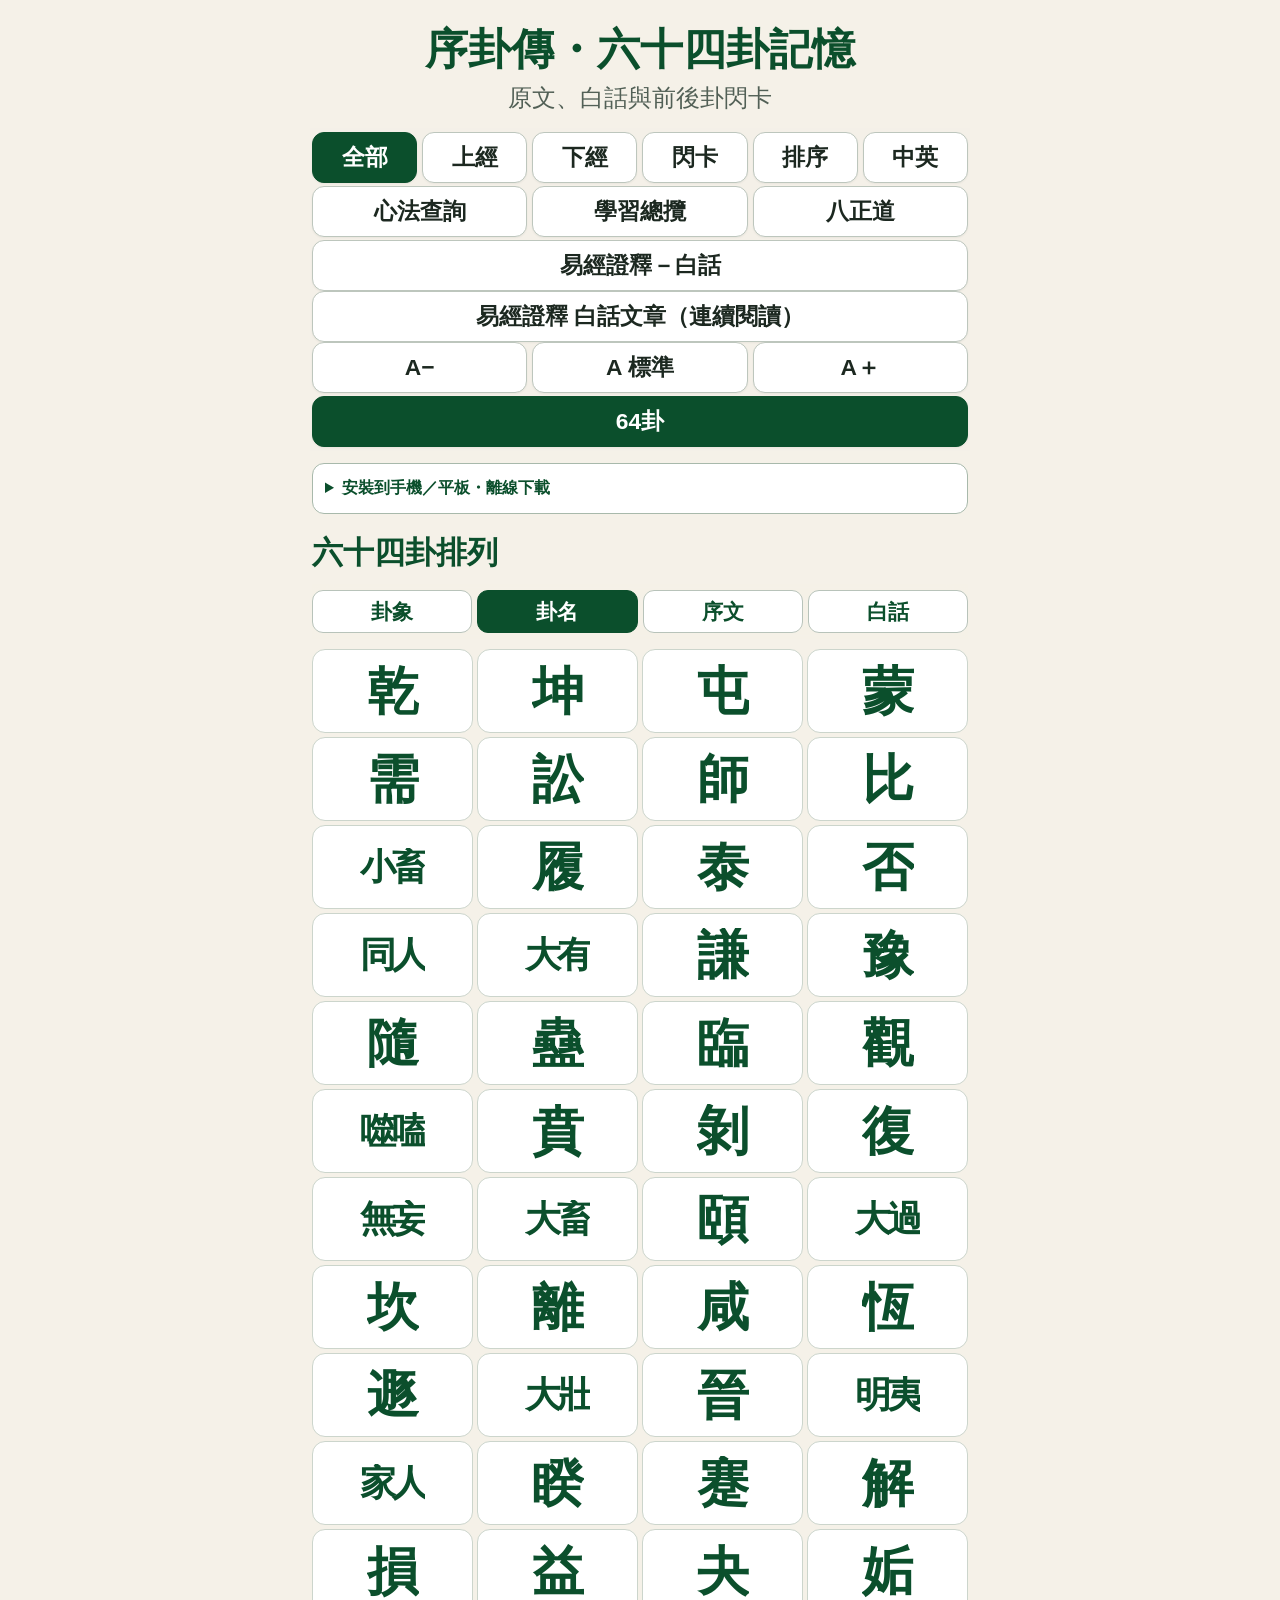
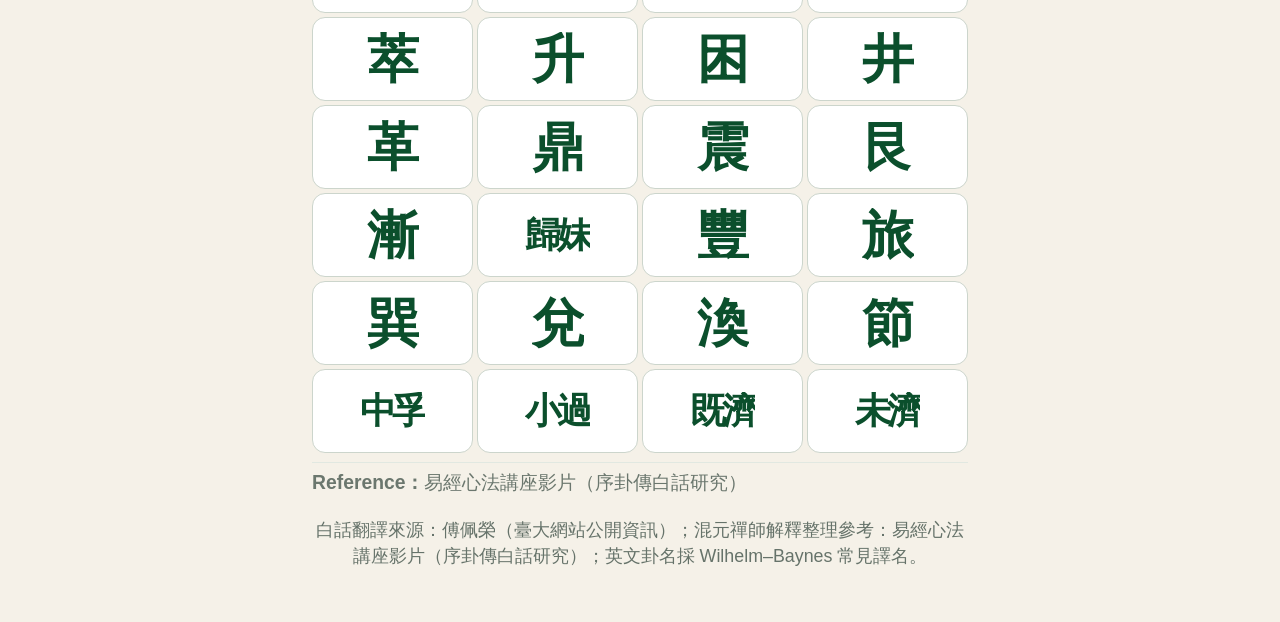
<file: index.html>
<!doctype html>
<html lang="zh-Hant">
<head>
  <meta charset="utf-8">
  <meta name="viewport" content="width=device-width, initial-scale=1, viewport-fit=cover">
  <meta name="theme-color" content="#0b4f2c">
  <meta name="apple-mobile-web-app-capable" content="yes">
  <meta name="apple-mobile-web-app-status-bar-style" content="default">
  <meta name="apple-mobile-web-app-title" content="序卦傳">
  <link rel="manifest" href="manifest.webmanifest">
  <link rel="stylesheet" href="offline.css">
  <script src="offline.js" defer></script>
  <link rel="apple-touch-icon" sizes="180x180" href="apple-touch-icon.png?v=book-2">
  <link rel="icon" type="image/png" sizes="32x32" href="favicon.png?v=book-2">
  <title>序卦傳・六十四卦記憶</title>
  <style>
    :root { --scale: 1; --green: #0b4f2c; --cream: #f5f1e8; --ink: #172019; }
    * { box-sizing: border-box; }
    html { scroll-behavior: smooth; }
    body { margin: 0; color: var(--ink); background: var(--cream); font-family: -apple-system, BlinkMacSystemFont, "PingFang TC", "Noto Sans TC", sans-serif; }
    button { font: inherit; }
    #page-top { position: absolute; top: 0; }
    .shell { width: min(100%, 680px); margin: 0 auto; padding: max(14px, env(safe-area-inset-top)) 12px calc(34px + env(safe-area-inset-bottom)); }
    header { text-align: center; padding: 8px 4px 14px; }
    h1 { margin: 0; color: var(--green); font-size: calc(1.75rem * var(--scale)); line-height: 1.25; }
    .subtitle { margin: 6px 0 0; font-size: calc(.95rem * var(--scale)); color: #526056; }
    .controls { position: sticky; top: 0; z-index: 20; margin: 0 -2px 10px; padding: 4px 2px; background: color-mix(in srgb, var(--cream) 94%, transparent); backdrop-filter: blur(10px); }
    .controls.flash-focus { position: relative; top: auto; backdrop-filter: none; }
    .controls.all-focus { position: relative; top: auto; backdrop-filter: none; }
    .controls.english-focus { position: relative; top: auto; backdrop-filter: none; }
    .controls.order-focus { display: none; }
    .controls.query-focus { display: none; }
    .controls.overview-focus { display: none; }
    .controls.eightfold-focus { display: none; }
    header.query-focus-header { display: none; }
    header.overview-focus-header { display: none; }
    header.eightfold-focus-header { display: none; }
    .controls:not(.flash-focus) .flash-only-row { display: none; }
    .control-row { display: grid; gap: 5px; margin-bottom: 3px; }
    .control-row.five { grid-template-columns: repeat(5, 1fr); }
    .control-row.six { grid-template-columns: repeat(6, 1fr); }
    .control-row.four { grid-template-columns: repeat(4, 1fr); }
    .control-row.three { grid-template-columns: repeat(3, 1fr); }
    .control-row.two { grid-template-columns: repeat(2, 1fr); }
    .control-row.one { grid-template-columns: 1fr; margin-bottom: 0; }
    .control { min-width: 0; min-height: 44px; padding: 9px 4px; border: 1px solid #bdc6bd; border-radius: 12px; background: #fff; color: #1c2820; font-size: calc(.92rem * var(--scale)); font-weight: 750; box-shadow: 0 1px 2px #0000000c; }
    .control:active { transform: translateY(1px); }
    .control.active, .control.primary { color: #fff; border-color: var(--green); background: var(--green); }
    .screen[hidden] { display: none !important; }
    #flash-screen, #order-screen, #english-screen { padding-bottom: 45vh; }
    #flash-screen { scroll-margin-top: max(8px, env(safe-area-inset-top)); }
    .section-title { margin: 18px 0 10px; font-size: calc(1.25rem * var(--scale)); color: var(--green); }
    .all-view-options { position: sticky; top: max(0px, env(safe-area-inset-top)); z-index: 25; display: grid; grid-template-columns: repeat(4, minmax(0, 1fr)); gap: 5px; margin: 0 0 10px; padding: 6px 0; background: color-mix(in srgb, var(--cream) 96%, transparent); backdrop-filter: blur(10px); }
    .all-view-options.non-sticky { position: static; background: transparent; backdrop-filter: none; }
    .all-view-options button { min-width: 0; min-height: 42px; padding: 6px 2px; border: 1px solid #b8c3ba; border-radius: 11px; background: #fff; color: var(--green); font-size: calc(.86rem * var(--scale)); font-weight: 850; }
    .all-view-options button.active { border-color: var(--green); background: var(--green); color: #fff; }
    .all-view-options .fu-plain-toggle { grid-column: 1 / -1; }
    .all-overview-grid { display: grid; grid-template-columns: repeat(4, minmax(0, 1fr)); gap: 4px; }
    .all-overview-grid.with-text { grid-template-columns: 1fr; gap: 10px; }
    .all-overview-card { min-width: 0; min-height: 84px; display: grid; place-items: center; align-content: center; padding: 7px 1px; border: 1px solid #ccd5cc; border-radius: 13px; background: #fff; color: var(--green); text-align: center; overflow: hidden; }
    .all-overview-card[role="button"] { cursor: pointer; touch-action: manipulation; }
    .all-overview-card[role="button"]:focus-visible { outline: 3px solid #78a889; outline-offset: 2px; }
    .all-overview-symbol { margin: 1px 0; font-family: "Apple Symbols", "Segoe UI Symbol", "Noto Sans Symbols 2", serif; font-size: calc(2.8rem * var(--scale)); font-weight: 800; line-height: .95; }
    .all-overview-name { display: block; max-width: 100%; font-size: min(calc(1.95rem * var(--scale)), 2.25rem); font-weight: 900; line-height: 1.05; letter-spacing: -.1em; white-space: nowrap; overflow: hidden; text-overflow: clip; }
    .all-overview-name.single { font-size: min(calc(2.7rem * var(--scale)), 3.25rem); letter-spacing: 0; }
    .all-overview-grid.with-text .all-overview-card, .all-overview-card.expanded { grid-column: 1 / -1; min-height: 0; display: block; padding: 12px; text-align: left; }
    .all-overview-grid.with-text .all-overview-head, .all-overview-card.expanded .all-overview-head { display: flex; align-items: center; gap: 8px; margin-bottom: 7px; }
    .all-overview-grid.with-text .all-overview-symbol, .all-overview-card.expanded .all-overview-symbol { margin: 0; font-size: calc(2.25rem * var(--scale)); }
    .all-overview-copy { margin-top: 7px; color: #26352b; font-size: calc(1.06rem * var(--scale)); line-height: 1.55; overflow-wrap: anywhere; }
    .all-overview-copy .label { margin-bottom: 2px; }
    .all-overview-copy p { margin: 0; }
    .fu-plain[hidden] { display: none; }
    .fu-plain-toggle { width: 100%; min-height: 42px; margin: 9px 0 0; padding: 7px 8px; border: 1px solid #a86b13; border-radius: 11px; background: #fff8e8; color: #8b5100; font-size: calc(.82rem * var(--scale)); font-weight: 850; }
    .fu-plain-toggle[aria-pressed="true"] { background: #8b5100; color: #fff; }
    .fu-plain { margin-top: 9px; padding-top: 7px; border-top: 1px solid #ead9bb; }
    .all-overview-reference { margin-top: 9px; padding-top: 6px; border-top: 1px solid #e1e8e1; color: #6b776e; font-size: calc(.78rem * var(--scale)); line-height: 1.4; }
    #query-screen { --scale: 1.55; }
    .query-card { padding: 16px 14px 18px; }
    .query-home, .order-home { width: 100%; min-height: 44px; margin: 0 0 10px; padding: 8px 12px; border: 1px solid var(--green); border-radius: 13px; background: #fff; color: var(--green); font-size: calc(1rem * var(--scale)); font-weight: 900; }
    .query-entry-button { width: 100%; min-height: 52px; margin: 0 0 12px; padding: 8px 12px; border: 1px solid #b8c3ba; border-radius: 13px; background: #fff; color: var(--green); font-size: calc(1.12rem * var(--scale)); font-weight: 900; }
    .query-intro { margin: 0 0 12px; color: #526056; font-size: calc(.95rem * var(--scale)); line-height: 1.5; }
    .query-form { display: grid; grid-template-columns: 1fr auto; gap: 7px; margin-bottom: 12px; }
    .query-input { min-width: 0; min-height: 46px; padding: 8px 11px; border: 1px solid #b8c3ba; border-radius: 12px; background: #fff; color: var(--ink); font-size: calc(1rem * var(--scale)); }
    .query-submit { min-height: 46px; padding: 7px 14px; border: 1px solid var(--green); border-radius: 12px; background: var(--green); color: #fff; font-size: calc(.95rem * var(--scale)); font-weight: 850; }
    .query-result-count { margin: 4px 0 8px; color: #617064; font-size: calc(.84rem * var(--scale)); font-weight: 800; }
    .query-result { margin-top: 8px; padding: 10px 11px; border: 1px solid #d5ded6; border-radius: 12px; background: #f8faf8; }
    .query-result-title { color: var(--green); font-size: calc(1rem * var(--scale)); font-weight: 900; }
    .query-result-page { margin-left: 5px; color: #6b776e; font-size: calc(.78rem * var(--scale)); font-weight: 700; }
    .query-result-text { margin: 5px 0 0; color: #26352b; font-size: calc(.92rem * var(--scale)); line-height: 1.55; }
    .query-lecture { margin-top: 14px; padding-top: 12px; border-top: 1px solid #d5ded6; }
    .query-lecture-title { margin: 0 0 8px; color: var(--green); font-size: calc(1.05rem * var(--scale)); font-weight: 900; }
    .query-lecture-episodes { display: flex; flex-wrap: wrap; gap: 7px; margin-bottom: 10px; }
    .query-lecture-episodes a { display: inline-flex; align-items: center; min-height: 38px; padding: 6px 10px; border: 1px solid var(--green); border-radius: 10px; color: var(--green); font-size: calc(.82rem * var(--scale)); font-weight: 800; text-decoration: none; }
    .query-lecture-hint { margin: 0; color: #617064; font-size: calc(.82rem * var(--scale)); line-height: 1.45; }
    .query-lecture-yao { margin: 7px 0; border: 1px solid #d5ded6; border-radius: 10px; background: #f8faf8; overflow: hidden; }
    .query-lecture-yao summary { cursor: pointer; padding: 10px 11px; color: var(--green); font-size: calc(.9rem * var(--scale)); font-weight: 850; }
    .query-lecture-text { margin: 0; padding: 0 11px 11px; color: #26352b; font-size: calc(.86rem * var(--scale)); line-height: 1.6; white-space: pre-wrap; }
    .query-lecture-loading { margin: 12px 0; color: #617064; font-weight: 750; }
    .query-index-grid { display: grid; grid-template-columns: repeat(4, minmax(0, 1fr)); gap: 4px; }
    .query-index-item { min-width: 0; min-height: 84px; padding: 7px 2px; display: grid; place-items: center; border: 1px solid #ccd5cc; border-radius: 13px; background: #fff; color: var(--green); text-align: center; }
    .query-index-name { display: block; max-width: 100%; font-size: min(calc(1.9rem * var(--scale)), 2.25rem); font-weight: 900; line-height: 1.05; white-space: nowrap; overflow: hidden; text-overflow: clip; }
    .query-index-name.single { font-size: min(calc(2.7rem * var(--scale)), 3.25rem); }
    .query-detail { padding: 12px 2px 4px; }
    .query-detail-title { margin: 0 0 4px; color: var(--green); font-size: calc(1.45rem * var(--scale)); }
    .query-current-toggle { display: inline-block; border: 0; padding: 0; background: transparent; color: inherit; font: inherit; font-weight: inherit; cursor: pointer; }
    .query-detail-page { margin-bottom: 10px; color: #6b776e; font-size: calc(.8rem * var(--scale)); font-weight: 750; }
    .query-detail-text { margin: 0; color: #26352b; font-size: calc(1rem * var(--scale)); line-height: 1.7; white-space: pre-wrap; }
    .query-meaning { margin: 0 0 10px; color: #526056; font-size: calc(.94rem * var(--scale)); line-height: 1.5; }
    .query-yao-list { display: grid; gap: 6px; }
    .query-yao-row { padding: 8px 9px; border-radius: 10px; background: #f3f7f3; color: #26352b; font-size: calc(.94rem * var(--scale)); line-height: 1.55; }
    .query-yao-row summary { cursor: pointer; list-style: none; }
    .query-yao-row summary::-webkit-details-marker { display: none; }
    .query-yao-row[open] { background: #e3efe6; }
    .query-yao-row[open] > summary { position: sticky; top: 0; z-index: 4; margin: -8px -9px 0; padding: 8px 9px; background: #d8eadc; box-shadow: 0 2px 6px rgba(18, 73, 45, .12); }
    .query-yao-row { scroll-margin-top: 12px; }
    .query-yao-transcript { margin: 8px -1px 0; padding: 10px; border-top: 1px solid #c5d8c9; border-radius: 8px; background: #f7fbf7; color: #26352b; font-size: calc(.86rem * var(--scale)); line-height: 1.6; white-space: pre-wrap; }
    .query-yao-label { display: inline-block; min-width: 3.1em; margin-right: 5px; color: var(--green); font-weight: 900; }
    .query-yao-summary-status { display: block; margin-top: 5px; color: #68756b; font-size: calc(.72rem * var(--scale)); font-weight: 800; }
    .query-yao-summary-status.important { color: #a25a00; }
    .query-yao-progress { margin-top: 8px; padding: 9px; border: 1px solid #c5d8c9; border-radius: 10px; background: #fff; }
    .query-yao-progress-actions { display: grid; grid-template-columns: 1fr 1fr; gap: 6px; }
    .query-yao-progress-actions button { min-height: 44px; padding: 6px 5px; border: 1px solid var(--green); border-radius: 11px; background: #fff; color: var(--green); font-size: calc(.78rem * var(--scale)); font-weight: 850; line-height: 1.25; }
    .query-yao-progress-actions .important { border-color: #b97818; background: #fff8e8; color: #915400; }
    .query-yao-read-count { margin: 8px 0 4px; color: #425148; font-size: calc(.8rem * var(--scale)); font-weight: 850; }
    .query-yao-read-history { margin: 0; padding-left: 1.4em; color: #617064; font-size: calc(.73rem * var(--scale)); line-height: 1.5; }
    .query-yao-read-empty { margin: 5px 0 0; color: #7b877e; font-size: calc(.73rem * var(--scale)); }
    .query-detail-nav { display: grid; grid-template-columns: 1fr 1fr; gap: 7px; margin-top: 13px; }
    .query-detail-nav button, .query-back { min-height: 44px; border: 1px solid var(--green); border-radius: 12px; background: #fff; color: var(--green); font-size: calc(.92rem * var(--scale)); font-weight: 850; }
    .query-detail-nav button:disabled { border-color: #ccd5cc; background: #f3f5f3; color: #8a958d; }
    .query-back { width: 100%; margin-top: 8px; background: var(--green); color: #fff; }
    .overview-card { padding: 12px 2px 20px; }
    .overview-home { width: 100%; min-height: 44px; margin: 0 0 10px; padding: 8px 12px; border: 1px solid var(--green); border-radius: 13px; background: #fff; color: var(--green); font-size: calc(1rem * var(--scale)); font-weight: 900; }
    .overview-title { margin: 2px 0 5px; color: var(--green); font-size: calc(1.45rem * var(--scale)); text-align: center; }
    .overview-intro { margin: 0 4px 12px; color: #526056; font-size: calc(.85rem * var(--scale)); line-height: 1.5; text-align: center; }
    .overview-summary { display: grid; grid-template-columns: repeat(4, minmax(0, 1fr)); gap: 6px; margin-bottom: 10px; }
    .overview-summary-item { min-width: 0; padding: 8px 3px; border-radius: 12px; background: #e8f1ea; color: #526056; font-size: calc(.66rem * var(--scale)); font-weight: 800; line-height: 1.25; text-align: center; }
    .overview-summary-item strong { display: block; margin-top: 3px; color: var(--green); font-size: calc(1rem * var(--scale)); }
    .overview-filters { position: sticky; top: max(0px, env(safe-area-inset-top)); z-index: 8; display: grid; grid-template-columns: repeat(5, minmax(0, 1fr)); gap: 4px; padding: 6px 0; background: color-mix(in srgb, var(--cream) 96%, transparent); backdrop-filter: blur(10px); }
    .overview-filter { min-width: 0; min-height: 42px; padding: 5px 2px; border: 1px solid #b8c3ba; border-radius: 11px; background: #fff; color: var(--green); font-size: calc(.7rem * var(--scale)); font-weight: 850; line-height: 1.15; }
    .overview-filter.active { border-color: var(--green); background: var(--green); color: #fff; }
    .overview-count { margin: 3px 2px 8px; color: #617064; font-size: calc(.75rem * var(--scale)); font-weight: 800; }
    .overview-grid { display: grid; grid-template-columns: repeat(2, minmax(0, 1fr)); gap: 9px; }
    .overview-item { min-width: 0; padding: 11px; border: 1px solid #d1dcd3; border-radius: 16px; background: #fff; box-shadow: 0 3px 12px #2033250a; }
    .overview-item-head { display: grid; grid-template-columns: auto 1fr auto; align-items: center; gap: 8px; margin-bottom: 9px; }
    .overview-number { color: #68756b; font-size: calc(.72rem * var(--scale)); font-weight: 850; }
    .overview-name { margin: 0; color: var(--green); font-size: calc(1.5rem * var(--scale)); line-height: 1; }
    .overview-book { padding: 3px 7px; border-radius: 999px; background: #e8f1ea; color: var(--green); font-size: calc(.66rem * var(--scale)); font-weight: 850; white-space: nowrap; }
    .overview-section { margin-top: 8px; padding-top: 8px; border-top: 1px solid #e1e8e2; }
    .overview-section-title { display: flex; flex-wrap: wrap; align-items: center; justify-content: space-between; gap: 5px; color: #425148; font-size: calc(.76rem * var(--scale)); font-weight: 900; }
    .overview-enhanced { padding: 2px 6px; border-radius: 999px; background: #fff1d7; color: #925500; font-size: calc(.64rem * var(--scale)); }
    .overview-metric { margin: 5px 0 0; color: #26352b; font-size: calc(.78rem * var(--scale)); line-height: 1.45; }
    .overview-ranges { margin: 4px 0 0; color: #6a776d; font-size: calc(.68rem * var(--scale)); line-height: 1.45; overflow-wrap: anywhere; }
    .overview-yao-grid { display: grid; grid-template-columns: repeat(3, minmax(0, 1fr)); gap: 4px; margin-top: 7px; }
    .overview-yao { min-width: 0; padding: 5px 2px; border: 1px solid #d8e0d9; border-radius: 8px; background: #f7f9f7; color: #7a867d; font-size: calc(.62rem * var(--scale)); font-weight: 800; line-height: 1.2; text-align: center; overflow-wrap: anywhere; }
    .overview-yao.read { border-color: #8ab097; background: #edf5ef; color: var(--green); }
    .overview-yao.important { border-color: #d3a65c; background: #fff8e8; color: #925500; }
    .overview-open-query { width: 100%; min-height: 42px; margin-top: 9px; border: 1px solid var(--green); border-radius: 11px; background: #fff; color: var(--green); font-size: calc(.78rem * var(--scale)); font-weight: 850; }
    .overview-empty { grid-column: 1 / -1; padding: 28px 12px; border: 1px dashed #b8c3ba; border-radius: 14px; color: #68756b; text-align: center; }
    .overview-eightfold { margin: 12px 0 14px; padding: 12px; border: 1px solid #dfc468; border-radius: 15px; background: #fff9dd; }
    .overview-eightfold-head { display: flex; align-items: center; justify-content: space-between; gap: 8px; }
    .overview-eightfold-title { margin: 0; color: #785400; font-size: calc(1rem * var(--scale)); }
    .overview-eightfold-count { padding: 3px 8px; border-radius: 999px; background: #f4df8e; color: #6f4d00; font-size: calc(.68rem * var(--scale)); font-weight: 900; white-space: nowrap; }
    .overview-eightfold-intro { margin: 5px 0 9px; color: #6f623f; font-size: calc(.7rem * var(--scale)); line-height: 1.45; }
    .overview-eightfold-list { display: grid; gap: 7px; }
    .overview-eightfold-item { display: grid; grid-template-columns: minmax(0, 1fr) auto; gap: 6px; }
    .overview-eightfold-open { min-width: 0; min-height: 48px; padding: 8px 10px; border: 1px solid #d9bd59; border-radius: 11px; background: #fff; color: #3d3521; text-align: left; }
    .overview-eightfold-lecture { display: block; margin-bottom: 3px; color: #785400; font-size: calc(.68rem * var(--scale)); font-weight: 900; }
    .overview-eightfold-quote { display: block; font-size: calc(.78rem * var(--scale)); line-height: 1.45; overflow-wrap: anywhere; }
    .overview-eightfold-date { display: block; margin-top: 3px; color: #81765a; font-size: calc(.6rem * var(--scale)); }
    .overview-eightfold-delete { min-width: 48px; min-height: 48px; padding: 6px; border: 1px solid #ae6b5f; border-radius: 11px; background: #fff; color: #8f3326; font-size: calc(.68rem * var(--scale)); font-weight: 850; }
    .overview-eightfold-empty { margin: 0; padding: 12px 8px; border: 1px dashed #d8c887; border-radius: 10px; color: #7b704f; font-size: calc(.74rem * var(--scale)); line-height: 1.5; text-align: center; }
    .overview-eightfold-reading { margin: 12px 0 14px; padding: 12px; border: 1px solid #8eb39a; border-radius: 15px; background: #edf6ef; }
    .overview-eightfold-reading-head { display: flex; align-items: center; justify-content: space-between; gap: 8px; }
    .overview-eightfold-reading-title { margin: 0; color: var(--green); font-size: calc(1rem * var(--scale)); }
    .overview-eightfold-reading-total { padding: 3px 8px; border-radius: 999px; background: #cfe6d5; color: var(--green); font-size: calc(.68rem * var(--scale)); font-weight: 900; white-space: nowrap; }
    .overview-eightfold-reading-intro { margin: 5px 0 9px; color: #526056; font-size: calc(.7rem * var(--scale)); line-height: 1.45; }
    .overview-eightfold-reading-list { display: grid; gap: 7px; }
    .overview-eightfold-reading-item { padding: 8px; border: 1px solid #c5d8c9; border-radius: 11px; background: #fff; }
    .overview-eightfold-reading-open { width: 100%; min-height: 48px; padding: 7px 8px; display: grid; grid-template-columns: minmax(0, 1fr) auto; align-items: center; gap: 8px; border: 0; border-radius: 8px; background: transparent; color: #26352b; text-align: left; }
    .overview-eightfold-reading-name { min-width: 0; font-size: calc(.78rem * var(--scale)); font-weight: 850; line-height: 1.4; overflow-wrap: anywhere; }
    .overview-eightfold-reading-status { color: var(--green); font-size: calc(.7rem * var(--scale)); font-weight: 900; text-align: right; white-space: nowrap; }
    .overview-eightfold-reading-latest { display: block; margin-top: 3px; color: #6d796f; font-size: calc(.6rem * var(--scale)); font-weight: 700; }
    .overview-eightfold-reading-history { margin-top: 5px; padding-top: 6px; border-top: 1px solid #e1e9e2; color: #59665d; font-size: calc(.68rem * var(--scale)); }
    .overview-eightfold-reading-history summary { min-height: 36px; display: flex; align-items: center; color: var(--green); cursor: pointer; font-weight: 850; }
    .overview-eightfold-reading-dates { margin: 2px 0 4px; padding-left: 1.5em; line-height: 1.55; }
    .eightfold-reader { padding: 0 0 24px; }
    .eightfold-toolbar { display: grid; grid-template-columns: repeat(2, minmax(0, 1fr)); gap: 5px; margin-bottom: 12px; padding: 6px 0; }
    .eightfold-toolbar button, .eightfold-toolbar select { min-width: 0; min-height: 44px; padding: 7px 8px; border: 1px solid var(--green); border-radius: 12px; background: #fff; color: var(--green); font-size: calc(.82rem * var(--scale)); font-weight: 850; }
    .eightfold-toolbar select { width: 100%; }
    .eightfold-title { margin: 4px 0 7px; color: var(--green); font-size: calc(1.45rem * var(--scale)); line-height: 1.3; text-align: center; }
    .eightfold-note { margin: 0 0 14px; padding: 11px 12px; border: 1px solid #d5ded6; border-radius: 13px; background: #edf4ee; color: #526056; font-size: calc(.78rem * var(--scale)); line-height: 1.55; }
    .eightfold-lecture-list { display: grid; gap: 10px; }
    .eightfold-lecture { scroll-margin-top: max(8px, env(safe-area-inset-top)); border: 1px solid #d9d4c8; border-radius: 17px; background: #fff; box-shadow: 0 4px 14px #2033250b; }
    .eightfold-lecture summary { display: grid; grid-template-columns: auto minmax(0, 1fr) auto; align-items: center; gap: 9px; min-height: 66px; padding: 12px 13px; color: var(--green); cursor: pointer; list-style: none; }
    .eightfold-lecture summary::-webkit-details-marker { display: none; }
    .eightfold-lecture[open] > summary { position: sticky; top: max(0px, env(safe-area-inset-top)); z-index: 16; border-bottom: 1px solid #d5ded6; background: #edf4ee; box-shadow: 0 3px 9px rgba(18, 73, 45, .13); }
    .eightfold-lecture-number { font-size: calc(.9rem * var(--scale)); font-weight: 900; white-space: nowrap; }
    .eightfold-lecture-name { min-width: 0; color: #26352b; font-size: calc(1rem * var(--scale)); line-height: 1.35; overflow-wrap: anywhere; }
    .eightfold-lecture-action { min-width: 3.9em; padding: 5px 7px; border: 1px solid var(--green); border-radius: 999px; background: #fff; color: var(--green); font-size: calc(.68rem * var(--scale)); font-weight: 900; line-height: 1.1; text-align: center; white-space: nowrap; }
    .eightfold-lecture-action-collapse { display: none; }
    .eightfold-lecture[open] .eightfold-lecture-action-expand { display: none; }
    .eightfold-lecture[open] .eightfold-lecture-action-collapse { display: inline; }
    .eightfold-summary-actions { min-width: 0; display: grid; grid-template-columns: auto auto auto; align-items: center; gap: 5px; }
    .eightfold-summary-reading-count { color: var(--green); font-size: calc(.62rem * var(--scale)); font-weight: 900; line-height: 1.1; text-align: center; white-space: nowrap; }
    .eightfold-summary-reading-button { min-height: 38px; padding: 5px 7px; border: 1px solid var(--green); border-radius: 10px; background: #fff; color: var(--green); font-size: calc(.65rem * var(--scale)); font-weight: 900; line-height: 1.1; white-space: nowrap; }
    .eightfold-lecture-body { padding: 15px 14px 18px; }
    .eightfold-reading-panel { margin: 0 0 15px; padding: 10px; display: grid; grid-template-columns: minmax(0, 1fr) auto; align-items: center; gap: 9px; border: 1px solid #a8c6b0; border-radius: 13px; background: #edf6ef; }
    .eightfold-reading-panel.bottom { margin: 17px 0 0; }
    .eightfold-reading-copy { min-width: 0; color: #526056; font-size: calc(.72rem * var(--scale)); line-height: 1.4; }
    .eightfold-reading-count { display: block; color: var(--green); font-size: calc(.85rem * var(--scale)); font-weight: 900; }
    .eightfold-reading-latest { display: block; margin-top: 3px; overflow-wrap: anywhere; }
    .eightfold-reading-button { min-width: 94px; min-height: 46px; padding: 7px 9px; border: 1px solid var(--green); border-radius: 11px; background: #fff; color: var(--green); font-size: calc(.76rem * var(--scale)); font-weight: 900; white-space: nowrap; }
    .eightfold-page-fragment { color: #26352b; font-size: calc(1.02rem * var(--scale)); line-height: 1.78; overflow-wrap: anywhere; white-space: pre-wrap; -webkit-user-select: text; user-select: text; -webkit-touch-callout: default; }
    .eightfold-page-fragment + .eightfold-page-fragment { margin-top: 1.2em; padding-top: 1.2em; border-top: 1px dashed #d8e0d9; }
    mark.eightfold-highlight { padding: 0 .04em; border-radius: 3px; background: #ffe06a; color: inherit; box-shadow: 0 0 0 1px #d6ad20 inset; }
    .eightfold-highlight-bar { position: fixed; left: 50%; bottom: calc(10px + env(safe-area-inset-bottom)); z-index: 60; width: min(calc(100% - 24px), 656px); display: grid; gap: 7px; padding: 10px; border: 1px solid #c59b13; border-radius: 15px; background: #fff9d8; box-shadow: 0 8px 28px rgba(53, 43, 7, .24); transform: translateX(-50%); }
    .eightfold-highlight-bar[hidden] { display: none; }
    .eightfold-highlight-preview { min-width: 0; color: #5e4a09; font-size: calc(.72rem * var(--scale)); font-weight: 800; line-height: 1.4; overflow: hidden; text-overflow: ellipsis; white-space: nowrap; }
    .eightfold-highlight-actions { display: grid; grid-template-columns: 2fr 1fr; gap: 7px; }
    .eightfold-highlight-actions button { min-height: 44px; border: 1px solid #a67b00; border-radius: 11px; background: #fff; color: #765700; font-size: calc(.78rem * var(--scale)); font-weight: 900; }
    .eightfold-highlight-actions [data-eightfold-highlight-save] { background: #8a6700; color: #fff; }
    .eightfold-loading, .eightfold-error { padding: 32px 14px; border: 1px solid #d5ded6; border-radius: 14px; background: #fff; color: #526056; font-size: calc(.92rem * var(--scale)); line-height: 1.6; text-align: center; }
    .eightfold-error button { min-height: 44px; margin-top: 10px; padding: 8px 18px; border: 1px solid var(--green); border-radius: 12px; background: var(--green); color: #fff; font-weight: 850; }
    .site-reference { margin: 22px 0 calc(18px + env(safe-area-inset-bottom)); color: #66736a; font-size: calc(.72rem * var(--scale)); line-height: 1.45; text-align: center; }
    .study-list { display: grid; gap: 12px; }
    .study-card, .single-card, .flash-card, .order-card, .english-card { overflow: hidden; border: 1px solid #d9d4c8; border-radius: 20px; background: #fff; box-shadow: 0 5px 18px #2033250d; }
    .study-card { display: grid; grid-template-columns: 94px 1fr; align-items: stretch; }
    .study-head { display: grid; place-items: center; align-content: center; padding: 14px 8px; background: #edf4ee; }
    .hex-symbol { font-family: "Apple Symbols", "Segoe UI Symbol", "Noto Sans Symbols 2", serif; color: var(--green); line-height: .9; }
    .study-head .hex-symbol { font-size: calc(4.8rem * var(--scale)); }
    .ordinal { margin-top: 8px; color: #607064; font-size: calc(.74rem * var(--scale)); }
    .study-body { min-width: 0; padding: 14px; }
    .hex-name { margin: 0 0 8px; font-size: calc(1.45rem * var(--scale)); color: var(--green); }
    .label { margin: 9px 0 2px; color: #6c766d; font-size: calc(.72rem * var(--scale)); font-weight: 800; letter-spacing: .08em; }
    .text { margin: 0; font-size: calc(1.06rem * var(--scale)); line-height: 1.65; }
    .plain[hidden] { display: none; }
    .picker-intro { margin: 0 0 12px; text-align: center; font-size: calc(1rem * var(--scale)); line-height: 1.55; color: #526056; }
    .picker-grid { display: grid; grid-template-columns: repeat(3, minmax(0, 1fr)); gap: 9px; width: 100%; }
    .picker-item { min-width: 0; padding: 12px 2px 10px; border: 1px solid #ccd5cc; border-radius: 15px; background: #fff; color: var(--green); text-align: center; overflow: hidden; }
    .picker-item .hex-symbol { display: block; font-size: calc(7rem * var(--scale)); }
    .picker-name { display: block; margin-top: 7px; font-size: calc(.98rem * var(--scale)); font-weight: 850; white-space: nowrap; }
    .picker-no { display: block; margin-top: 2px; color: #718075; font-size: calc(.68rem * var(--scale)); }
    .single-card { padding: 14px 16px; text-align: center; touch-action: pan-y; }
    .single-card .hex-symbol { margin: 2px 0 -18px; font-size: calc(9.5rem * var(--scale)); font-weight: 800; -webkit-text-stroke: .6px currentColor; }
    .single-card .hex-name { margin-bottom: 4px; font-size: calc(2rem * var(--scale)); }
    .single-copy { margin-top: 8px; padding-top: 8px; border-top: 1px solid #e6e2d8; text-align: left; }
    .single-copy .label { margin-top: 6px; }
    .single-copy .text { line-height: 1.45; }
    .swipe-hint { margin-top: 10px; color: #657168; font-size: calc(.82rem * var(--scale)); font-weight: 750; }
    .study-nav { display: grid; grid-template-columns: 1fr 1fr; gap: 8px; margin-top: 12px; }
    .study-nav button { min-height: 46px; border: 1px solid #b8c3ba; border-radius: 13px; background: #fff; color: var(--green); font-size: calc(.9rem * var(--scale)); font-weight: 800; }
    .back-button { width: 100%; margin-top: 10px; min-height: 48px; border: 0; border-radius: 14px; color: #fff; background: var(--green); font-size: calc(1rem * var(--scale)); font-weight: 800; }
    .flash-card { padding: 10px 8px; text-align: center; }
    .flash-count, .flash-question, .build-prompt { display: none; }
    .flash-main .hex-symbol, .answer-cell .hex-symbol { display: block; margin: 18px auto 8px; }
    .flash-main .hex-symbol { margin-top: 4px; margin-bottom: 0; font-size: calc(7.6rem * var(--scale)); line-height: .82; }
    .answer-cell .hex-symbol { font-size: calc(8rem * var(--scale)); }
    .flash-main .hex-name, .answer-cell .hex-name { font-size: calc(1.5rem * var(--scale)); font-weight: 850; line-height: .92; color: var(--green); }
    .flash-question { margin: 8px 0; font-size: calc(1rem * var(--scale)); font-weight: 800; }
    .flash-build-summary { display: grid; grid-template-columns: 1fr 1fr; gap: 7px; }
    .build-card { min-width: 0; padding: 5px 4px; border: 2px solid #c8d1c9; border-radius: 17px; background: #f8faf8; }
    .build-card.active { border-color: var(--green); background: #edf4ee; box-shadow: 0 0 0 2px #0b4f2c12; }
    .build-side-select { width: 100%; min-height: 30px; margin: 0 0 2px; padding: 1px; border: 0; background: transparent; color: var(--green); font-size: calc(.9rem * var(--scale)); font-weight: 900; line-height: 1; }
    .build-parts { display: grid; grid-template-columns: 1fr 1fr; align-items: start; gap: 5px; }
    .build-part { min-width: 0; min-height: 46px; padding: 3px 1px; border: 2px solid transparent; border-radius: 12px; background: #fff; color: #526056; font-size: calc(.72rem * var(--scale)); font-weight: 800; line-height: 1; }
    .build-part.active { border-color: var(--green); background: var(--green); color: #fff; box-shadow: 0 0 0 2px #0b4f2c18; }
    .build-part.active .build-value { color: #fff; }
    .build-value { display: block; margin-top: 0; color: var(--green); font-family: "Apple Symbols", "Segoe UI Symbol", "Noto Sans Symbols 2", sans-serif; font-size: calc(2.7rem * var(--scale)); font-weight: 900; line-height: .82; white-space: nowrap; }
    .build-value:empty { display: none; }
    .build-prompt { min-height: 1.5em; margin: 10px 0 7px; color: #526056; font-size: calc(.86rem * var(--scale)); font-weight: 800; }
    .trigram-grid { display: grid; grid-template-columns: repeat(3, minmax(0, 1fr)); grid-template-rows: repeat(3, 72px); grid-auto-rows: 72px; gap: 5px; align-items: stretch; }
    .trigram-choice { min-width: 0; height: 72px; min-height: 0; padding: 2px 1px; border: 2px solid #b8c3ba; border-radius: 14px; background: #fff; color: var(--green); }
    .trigram-choice:nth-child(1) { grid-column: 2; grid-row: 1; }
    .trigram-choice:nth-child(2) { grid-column: 1; grid-row: 1; }
    .trigram-choice:nth-child(3) { grid-column: 1; grid-row: 2; }
    .trigram-choice:nth-child(4) { grid-column: 1; grid-row: 3; }
    .trigram-choice:nth-child(5) { grid-column: 3; grid-row: 1; }
    .trigram-choice:nth-child(6) { grid-column: 3; grid-row: 2; }
    .trigram-choice:nth-child(7) { grid-column: 3; grid-row: 3; }
    .trigram-choice:nth-child(8) { grid-column: 2; grid-row: 3; }
    .trigram-choice:active { transform: translateY(1px); }
    .trigram-symbol { display: block; font-family: "Apple Symbols", "Segoe UI Symbol", "Noto Sans Symbols 2", sans-serif; font-size: calc(3.1rem * var(--scale)); font-weight: 900; line-height: .78; }
    .flash-build-actions { display: grid; grid-template-columns: 1fr 1fr; gap: 8px; margin-top: 6px; }
    .flash-build-actions button { min-height: 46px; padding: 7px 3px; border: 1px solid var(--green); border-radius: 13px; background: #fff; color: var(--green); font-size: calc(.9rem * var(--scale)); font-weight: 850; }
    .flash-build-actions .flash-submit { color: #fff; background: var(--green); }
    .flash-build-actions .flash-submit:disabled { opacity: .42; }
    .flash-answer { display: grid; grid-template-columns: 1fr 1fr; gap: 8px; margin-top: 16px; }
    .flash-answer[hidden] { display: none; }
    .answer-cell { min-width: 0; padding: 10px 2px; border: 2px solid transparent; border-radius: 16px; background: #edf4ee; overflow: hidden; }
    .answer-cell.correct { border-color: var(--green); }
    .answer-cell.wrong { border-color: #9c2f2f; background: #fff4f3; }
    .answer-label { color: #617064; font-size: calc(.82rem * var(--scale)); font-weight: 750; }
    .answer-mark { margin-top: 3px; color: var(--green); font-size: calc(.9rem * var(--scale)); font-weight: 900; }
    .answer-cell.wrong .answer-mark { color: #9c2f2f; }
    .answer-combo { margin-top: 4px; color: #617064; font-size: calc(.7rem * var(--scale)); font-weight: 750; line-height: 1.25; }
    .flash-answer .hex-symbol { margin-top: 7px; margin-bottom: -7px; font-size: calc(5.3rem * var(--scale)); }
    .flash-answer .hex-name { font-size: calc(1.45rem * var(--scale)); }
    .flash-nav { display: grid; grid-template-columns: 1fr 1fr; gap: 8px; margin-top: 16px; }
    .flash-nav button, .reshuffle { min-height: 48px; border: 1px solid #b8c3ba; border-radius: 14px; background: #fff; font-size: calc(1rem * var(--scale)); font-weight: 800; }
    .reshuffle { width: 100%; margin-top: 9px; color: #fff; border-color: var(--green); background: var(--green); }
    .order-card { padding: 12px 14px 14px; text-align: center; }
    .order-title { margin: 0; color: var(--green); font-size: calc(1.05rem * var(--scale)); line-height: 1.2; white-space: nowrap; }
    .order-status { display: grid; grid-template-columns: 1fr auto; align-items: center; gap: 8px; margin: 8px 0; }
    .order-progress { min-height: 1.5em; margin: 0; color: #617064; font-size: calc(.9rem * var(--scale)); font-weight: 750; text-align: left; }
    .order-symbol-toggle { min-height: 38px; padding: 6px 10px; border: 1px solid var(--green); border-radius: 12px; background: #fff; color: var(--green); font-size: calc(.86rem * var(--scale)); font-weight: 800; white-space: nowrap; }
    .order-length-control { display: grid; grid-template-columns: 1.35fr repeat(5, 1fr); gap: 4px; margin: 0 0 8px; }
    .order-length-control button { min-width: 0; min-height: 38px; padding: 4px 1px; border: 1px solid #b8c3ba; border-radius: 10px; background: #fff; color: var(--green); font-size: calc(.82rem * var(--scale)); font-weight: 850; white-space: nowrap; }
    .order-length-control button.active { border-color: var(--green); background: var(--green); color: #fff; }
    .order-practice-row { display: grid; grid-template-columns: minmax(0, 1fr) auto; align-items: stretch; gap: 6px; margin: 0 0 8px; }
    .order-stats { min-width: 0; display: grid; align-content: center; gap: 1px; padding: 5px 8px; border-radius: 10px; background: #edf4ee; color: #526056; font-size: calc(.72rem * var(--scale)); font-weight: 800; line-height: 1.15; text-align: left; }
    .order-stats strong { color: var(--green); font-size: calc(.78rem * var(--scale)); }
    .order-stats small { color: #7a867d; font-size: calc(.64rem * var(--scale)); font-weight: 750; }
    .order-enhance { min-width: 88px; min-height: 42px; padding: 5px 8px; border: 1px solid var(--green); border-radius: 10px; background: #fff; color: var(--green); font-size: calc(.76rem * var(--scale)); font-weight: 850; line-height: 1.1; white-space: nowrap; }
    .order-enhance.active { color: #fff; background: var(--green); }
    .order-grid { display: grid; grid-template-columns: repeat(2, minmax(0, 1fr)); gap: 8px; }
    .order-choice { position: relative; min-height: 64px; padding: 9px 8px; display: grid; place-items: center; align-content: center; border: 2px solid #b8c3ba; border-radius: 15px; background: #fff; color: var(--green); font-weight: 850; overflow: hidden; }
    .order-choice.with-symbol { min-height: 128px; padding-top: 5px; padding-bottom: 8px; }
    .order-choice.selected { color: #fff; border-color: var(--green); background: var(--green); }
    .order-hex { display: block; margin: -4px 0 0; color: currentColor; font-family: "Apple Symbols", "Segoe UI Symbol", "Noto Sans Symbols 2", serif; font-size: calc(4.6rem * var(--scale)); font-weight: 800; line-height: 1; -webkit-text-stroke: .4px currentColor; }
    .order-name { display: block; white-space: nowrap; font-size: calc(1.9rem * var(--scale)); line-height: 1; }
    .order-name.single { font-size: calc(2.2rem * var(--scale)); }
    .order-choice:not(.with-symbol) { padding: 2px 4px; }
    .order-choice:not(.with-symbol) .order-name { font-size: min(calc(2.35rem * var(--scale)), 2.5rem); line-height: .92; }
    .order-choice:not(.with-symbol) .order-name.single { font-size: min(calc(2.85rem * var(--scale)), 3rem); }
    .order-number { position: absolute; top: 7px; right: 7px; width: 26px; height: 26px; display: grid; place-items: center; border-radius: 50%; background: #fff; color: var(--green); font-size: .86rem; font-weight: 900; box-shadow: 0 1px 4px #0002; }
    .order-feedback { min-height: 2.2em; margin: 8px 0 0; display: grid; place-items: center; color: #8b2727; font-size: calc(1rem * var(--scale)); font-weight: 800; line-height: 1.15; }
    .order-feedback.correct { color: var(--green); font-size: calc(1.12rem * var(--scale)); }
    .order-result { scroll-margin-bottom: max(18px, env(safe-area-inset-bottom)); }
    .order-actions { display: grid; grid-template-columns: 1fr 1fr; gap: 8px; margin-top: 10px; }
    .order-actions button { min-height: 48px; padding: 8px 4px; border: 1px solid var(--green); border-radius: 14px; background: #fff; color: var(--green); font-size: calc(1rem * var(--scale)); font-weight: 800; white-space: nowrap; }
    .order-actions .next-order { color: #fff; background: var(--green); }
    @media (max-width: 500px) {
      #order-screen { padding-bottom: calc(12px + env(safe-area-inset-bottom)); }
      .order-card { padding: 8px 8px calc(9px + env(safe-area-inset-bottom)); scroll-margin-top: max(6px, env(safe-area-inset-top)); }
      .order-home { min-height: 40px; margin-bottom: 5px; padding: 5px 8px; font-size: calc(.82rem * var(--scale)); }
      .order-title { font-size: calc(.9rem * var(--scale)); }
      .order-status { gap: 5px; margin: 4px 0; }
      .order-progress { min-height: 1.2em; font-size: calc(.72rem * var(--scale)); }
      .order-symbol-toggle { min-height: 34px; padding: 4px 7px; font-size: calc(.69rem * var(--scale)); }
      .order-length-control { gap: 3px; margin-bottom: 4px; }
      .order-length-control button { min-height: 34px; font-size: calc(.67rem * var(--scale)); }
      .order-practice-row { gap: 4px; margin-bottom: 5px; }
      .order-stats { padding: 3px 6px; font-size: calc(.59rem * var(--scale)); }
      .order-stats strong { font-size: calc(.64rem * var(--scale)); }
      .order-stats small { font-size: calc(.54rem * var(--scale)); }
      .order-enhance { min-width: 74px; min-height: 40px; padding: 4px 6px; font-size: calc(.62rem * var(--scale)); }
      .order-grid { grid-template-columns: repeat(3, minmax(0, 1fr)); gap: 5px; }
      .order-choice { min-height: 56px; padding: 5px 3px; border-radius: 12px; }
      .order-choice.with-symbol { min-height: 106px; padding: 3px 2px 5px; }
      .order-choice.selected:not(.with-symbol) { padding-right: 25px; }
      .order-choice.selected:not(.with-symbol) .order-name:not(.single) { font-size: min(calc(2rem * var(--scale)), 8.8vw, 2.15rem); }
      .order-hex { margin-top: -3px; font-size: calc(2.6rem * var(--scale)); }
      .order-name { font-size: calc(1.22rem * var(--scale)); }
      .order-name.single { font-size: calc(1.42rem * var(--scale)); }
      .order-number { top: 4px; right: 4px; width: 23px; height: 23px; font-size: .75rem; }
      .order-feedback { min-height: 1.8em; margin-top: 4px; font-size: calc(.78rem * var(--scale)); }
      .order-feedback.correct { font-size: calc(.86rem * var(--scale)); }
      .order-actions { gap: 5px; margin-top: 5px; }
      .order-actions button { min-height: 44px; padding: 5px 3px; font-size: calc(.8rem * var(--scale)); }
    }
    @media (max-width: 500px) and (max-height: 700px) {
      .order-card { padding-top: 6px; }
      .order-home { min-height: 36px; margin-bottom: 3px; }
      .order-status { margin: 2px 0; }
      .order-length-control { margin-bottom: 3px; }
      .order-practice-row { margin-bottom: 3px; }
      .order-choice.with-symbol { min-height: 96px; }
      .order-hex { font-size: calc(2.35rem * var(--scale)); }
      .order-feedback { margin-top: 2px; }
      .order-actions { margin-top: 3px; }
    }
    @media (min-width: 501px) {
      #order-screen { padding-bottom: calc(24px + env(safe-area-inset-bottom)); }
      .order-card { scroll-margin-top: max(18px, env(safe-area-inset-top)); }
    }
    .english-card { padding: 12px 14px 14px; text-align: center; }
    .english-stats { display: grid; grid-template-columns: repeat(3, 1fr); gap: 5px; margin-bottom: 8px; }
    .english-stat { padding: 5px 2px; border-radius: 10px; background: #edf4ee; color: #526056; font-size: calc(.7rem * var(--scale)); font-weight: 800; line-height: 1.15; }
    .english-stat strong { display: block; margin-top: 2px; color: var(--green); font-size: calc(.92rem * var(--scale)); }
    .english-prompt { padding: 4px 4px 8px; }
    .english-prompt .hex-symbol { display: block; margin: -10px 0 -22px; font-size: calc(9rem * var(--scale)); font-weight: 800; -webkit-text-stroke: .5px currentColor; }
    .english-chinese-name { margin: 0; color: var(--green); font-size: calc(2.25rem * var(--scale)); font-weight: 900; line-height: 1.05; }
    .english-question { margin: 9px 0 4px; color: #526056; font-size: calc(.88rem * var(--scale)); font-weight: 800; }
    .english-seen { margin: 0; color: #7a867d; font-size: calc(.68rem * var(--scale)); font-weight: 750; }
    .english-tools { display: grid; grid-template-columns: 1fr 1fr; gap: 8px; margin: 8px 0 4px; }
    .english-tools button { min-width: 0; min-height: 44px; padding: 6px 4px; border: 1px solid var(--green); border-radius: 12px; background: #fff; color: var(--green); font-size: calc(.86rem * var(--scale)); font-weight: 850; }
    .english-tools button:disabled { opacity: .4; }
    .english-enhance.active { color: #fff; background: var(--green); }
    .english-mode-toggle { display: grid; grid-template-columns: 1fr 1fr; gap: 7px; margin: 0 0 8px; }
    .english-mode-toggle button { min-width: 0; min-height: 40px; padding: 5px 3px; border: 1px solid #b8c3ba; border-radius: 11px; background: #fff; color: var(--green); font-size: calc(.82rem * var(--scale)); font-weight: 850; }
    .english-mode-toggle button.active { border-color: var(--green); background: var(--green); color: #fff; }
    .english-mode-toggle .english-flash-mode { grid-column: auto; }
    .english-flip-card { width: 100%; min-height: 340px; padding: 20px 12px; display: grid; place-items: center; align-content: center; border: 2px solid var(--green); border-radius: 18px; background: #f7fbf7; color: var(--green); cursor: pointer; touch-action: pan-y; user-select: none; }
    .english-flip-card .hex-symbol { display: block; margin: -10px 0 -18px; font-size: calc(9rem * var(--scale)); font-weight: 800; -webkit-text-stroke: .5px currentColor; }
    .english-flip-card .english-chinese-name { font-size: calc(2.7rem * var(--scale)); }
    .english-flip-answer { display: block; max-width: 100%; color: var(--green); font-family: Georgia, "Times New Roman", serif; font-size: calc(2rem * var(--scale)); font-weight: 850; line-height: 1.2; overflow-wrap: anywhere; }
    .english-flip-hint { display: block; margin-top: 18px; color: #6d7b71; font-size: calc(.78rem * var(--scale)); font-weight: 800; }
    .english-flash-nav { display: grid; grid-template-columns: 1fr 1fr; gap: 8px; margin-top: 10px; }
    .english-flash-nav button { min-width: 0; min-height: 48px; padding: 8px 4px; border: 1px solid var(--green); border-radius: 14px; background: #fff; color: var(--green); font-size: calc(.92rem * var(--scale)); font-weight: 850; }
    .english-flash-nav button:last-child { background: var(--green); color: #fff; }
    .english-flash-nav button:disabled { opacity: .4; }
    .english-flash-enhance { width: 100%; min-height: 44px; margin-top: 10px; padding: 7px 4px; border: 1px solid var(--green); border-radius: 12px; background: #fff; color: var(--green); font-size: calc(.88rem * var(--scale)); font-weight: 850; }
    .english-flash-enhance.active { background: var(--green); color: #fff; }
    .english-options { display: grid; gap: 9px; margin-top: 10px; }
    .english-option { width: 100%; min-height: 78px; padding: 11px 10px; border: 2px solid #b8c3ba; border-radius: 16px; background: #fff; color: var(--green); font-family: Georgia, "Times New Roman", serif; font-size: calc(1.18rem * var(--scale)); font-weight: 800; line-height: 1.2; }
    .english-option:active { transform: translateY(1px); }
    .english-option:disabled { opacity: 1; }
    .english-option.correct { border-color: var(--green); background: var(--green); color: #fff; }
    .english-option.wrong { border-color: #9c2f2f; background: #fff4f3; color: #8b2727; }
    .english-feedback { min-height: 2.6em; margin: 9px 0 0; display: grid; place-items: center; color: #8b2727; font-size: calc(.92rem * var(--scale)); font-weight: 850; line-height: 1.25; }
    .english-feedback.correct { color: var(--green); }
    .english-next { width: 100%; min-height: 50px; margin-top: 8px; border: 1px solid var(--green); border-radius: 14px; background: var(--green); color: #fff; font-size: calc(1rem * var(--scale)); font-weight: 850; }
    .english-next:disabled { opacity: .35; }
    .empty { padding: 30px; text-align: center; color: #68746a; }
    @media (max-width: 370px) {
      .shell { padding-left: 8px; padding-right: 8px; }
      .control { font-size: calc(.82rem * var(--scale)); }
      .study-card { grid-template-columns: 82px 1fr; }
      .study-head .hex-symbol { font-size: calc(4.25rem * var(--scale)); }
      .picker-grid { gap: 6px; }
      .picker-item .hex-symbol { font-size: calc(6.2rem * var(--scale)); }
      .flash-main .hex-symbol { font-size: calc(6.2rem * var(--scale)); }
      .answer-cell .hex-symbol { font-size: calc(6.8rem * var(--scale)); }
    }
    @media (max-width: 500px) {
      .overview-card { padding-left: 0; padding-right: 0; }
      .overview-grid { grid-template-columns: 1fr; }
      .overview-summary { grid-template-columns: repeat(2, minmax(0, 1fr)); }
      .overview-filter { font-size: calc(.64rem * var(--scale)); }
      .eightfold-lecture summary { grid-template-columns: 1fr; gap: 3px; min-height: 0; padding: 8px 10px; }
      .eightfold-lecture-number { font-size: calc(.78rem * var(--scale)); }
      .eightfold-lecture-name { font-size: calc(.88rem * var(--scale)); line-height: 1.2; }
      .eightfold-summary-actions { grid-template-columns: 1fr; gap: 3px; justify-items: stretch; }
      .eightfold-summary-reading-count { font-size: calc(.58rem * var(--scale)); line-height: 1.1; }
      .eightfold-summary-reading-button { min-height: 30px; padding: 3px 6px; font-size: calc(.6rem * var(--scale)); }
      .eightfold-lecture-action { min-height: 27px; padding: 4px 6px; font-size: calc(.6rem * var(--scale)); }
    }
  </style>
</head>
<body>
  <span id="page-top" aria-hidden="true"></span>
  <main class="shell">
    <header>
      <h1>序卦傳・六十四卦記憶</h1>
      <p class="subtitle">原文、白話與前後卦閃卡</p>
    </header>

    <nav class="controls" aria-label="學習工具">
      <div class="control-row six">
        <button class="control" data-mode="all">全部</button>
        <button class="control" data-mode="upper">上經</button>
        <button class="control" data-mode="lower">下經</button>
        <button class="control" data-mode="flash">閃卡</button>
        <button class="control" data-mode="order">排序</button>
        <button class="control" data-mode="english">中英</button>
      </div>
      <div class="control-row three">
        <button class="control" data-mode="query">心法查詢</button>
        <button class="control" data-mode="overview">學習總攬</button>
        <button class="control" data-mode="eightfold">八正道</button>
      </div>
      <div class="control-row one">
        <a class="control" href="zhengshi/" style="display:grid;place-items:center;text-decoration:none">易經證釋－白話</a>
      </div>
      <div class="control-row one">
        <a class="control" href="zhengshi-articles/" style="display:grid;place-items:center;text-decoration:none">易經證釋 白話文章（連續閱讀）</a>
      </div>
      <div class="control-row three">
        <button class="control" id="font-down" aria-label="縮小文字">A−</button>
        <button class="control" id="font-reset">A 標準</button>
        <button class="control" id="font-up" aria-label="放大文字">A＋</button>
      </div>
      <div class="control-row three flash-only-row">
        <button class="control" id="plain-toggle">隱藏白話</button>
        <button class="control" id="top-button">回頂端</button>
        <button class="control" id="restart-button">重頭練習</button>
      </div>
      <div class="control-row one">
        <button class="control primary" id="picker-button">64卦</button>
      </div>
    </nav>

    <details class="offline-panel">
      <summary>安裝到手機／平板・離線下載</summary>
      <div class="offline-content">
        <p>先連網下載，再加入主畫面，之後沒有網路也能開啟。完整版包含主 App、八正道、心法查詢及《易經證釋》兩個閱讀入口的全二十冊與圖檔。</p>
        <button id="offline-download-all" class="control" type="button" disabled>下載完整離線版</button>
        <progress id="offline-progress" max="1" value="0" hidden aria-label="離線下載進度"></progress>
        <p id="offline-message" role="status" aria-live="polite">正在準備離線功能…</p>
        <button id="install-app" class="control" type="button" hidden>安裝 ICHING SEQUENCE</button>
        <p>iPhone／iPad：用 Safari 開啟，點「分享」→「加入主畫面」。Android：在瀏覽器選單選「安裝應用程式」或「加入主畫面」。加入後請從主畫面圖示開啟，確認下載狀態。</p>
        <p class="offline-hint">下載時請保持畫面開啟。清除網站資料或裝置儲存空間不足時，可能需要重新下載；外部影片與連結仍需網路。</p>
      </div>
    </details>
    <section id="list-screen" class="screen"></section>
    <section id="picker-screen" class="screen" hidden>
      <h2 class="section-title">六十四卦</h2>
      <p class="picker-intro">點選任一卦，直接查看該卦的《序卦傳》核心原文與白話。</p>
      <div id="picker-grid" class="picker-grid"></div>
    </section>
    <section id="single-screen" class="screen" hidden></section>
    <section id="flash-screen" class="screen" hidden></section>
    <section id="order-screen" class="screen" hidden></section>
    <section id="english-screen" class="screen" hidden></section>
    <section id="query-screen" class="screen" hidden></section>
    <section id="overview-screen" class="screen" hidden></section>
    <section id="eightfold-screen" class="screen" hidden></section>
    <footer class="site-reference" aria-label="資料來源">白話翻譯來源：傅佩榮（臺大網站公開資訊）；混元禪師解釋整理參考：易經心法講座影片（序卦傳白話研究）；英文卦名採 Wilhelm–Baynes 常見譯名。</footer>
  </main>

  <script src="heartmind-data.js"></script>
  <script>
    const names = ['乾','坤','屯','蒙','需','訟','師','比','小畜','履','泰','否','同人','大有','謙','豫','隨','蠱','臨','觀','噬嗑','賁','剝','復','無妄','大畜','頤','大過','坎','離','咸','恆','遯','大壯','晉','明夷','家人','睽','蹇','解','損','益','夬','姤','萃','升','困','井','革','鼎','震','艮','漸','歸妹','豐','旅','巽','兌','渙','節','中孚','小過','既濟','未濟'];
    const englishTitles = [
      'The Creative','The Receptive','Difficulty at the Beginning','Youthful Folly',
      'Waiting (Nourishment)','Conflict','The Army','Holding Together',
      'The Taming Power of the Small','Treading (Conduct)','Peace','Standstill (Stagnation)',
      'Fellowship with Men','Possession in Great Measure','Modesty','Enthusiasm',
      'Following','Work on What Has Been Spoiled','Approach','Contemplation',
      'Biting Through','Grace','Splitting Apart','Return',
      'Innocence (The Unexpected)','The Taming Power of the Great','The Corners of the Mouth','Preponderance of the Great',
      'The Abysmal (Water)','The Clinging (Fire)','Influence (Wooing)','Duration',
      'Retreat','The Power of the Great','Progress','Darkening of the Light',
      'The Family','Opposition','Obstruction','Deliverance',
      'Decrease','Increase','Breakthrough (Resoluteness)','Coming to Meet',
      'Gathering Together','Pushing Upward','Oppression (Exhaustion)','The Well',
      'Revolution (Molting)','The Caldron','The Arousing (Shock)','Keeping Still (Mountain)',
      'Development (Gradual Progress)','The Marrying Maiden','Abundance (Fullness)','The Wanderer',
      'The Gentle (The Penetrating)','The Joyous (Lake)','Dispersion (Dissolution)','Limitation',
      'Inner Truth','Preponderance of the Small','After Completion','Before Completion'
    ];
    const originals = [
      '有天地。',
      '有天地，然後萬物生焉。',
      '盈天地之間者唯萬物，故受之以屯。屯者，盈也；屯者，物之始生也。',
      '物生必蒙，故受之以蒙。蒙者，蒙也，物之稚也。',
      '物稚不可不養也，故受之以需。需者，飲食之道也。',
      '飲食必有訟，故受之以訟。',
      '訟必有眾起，故受之以師。師者，眾也。',
      '眾必有所比，故受之以比。比者，比也。',
      '比必有所畜，故受之以小畜。',
      '物畜然後有禮，故受之以履。',
      '履而泰，然後安，故受之以泰。泰者，通也。',
      '物不可以終通，故受之以否。',
      '物不可以終否，故受之以同人。',
      '與人同者，物必歸焉，故受之以大有。',
      '有大者不可以盈，故受之以謙。',
      '有大而能謙，必豫，故受之以豫。',
      '豫必有隨，故受之以隨。',
      '以喜隨人者必有事，故受之以蠱。',
      '蠱者，事也。有事而後可大，故受之以臨。',
      '臨者，大也。物大然後可觀，故受之以觀。',
      '可觀而後有所合，故受之以噬嗑。',
      '嗑者，合也。物不可以苟合而已，故受之以賁。',
      '賁者，飾也。致飾然後亨，則盡矣，故受之以剝。',
      '剝者，剝也。物不可以終盡，剝窮上反下，故受之以復。',
      '復則不妄矣，故受之以无妄。',
      '有无妄，然後可畜，故受之以大畜。',
      '物畜然後可養，故受之以頤。',
      '頤者，養也。不養則不可動，故受之以大過。',
      '物不可以終過，故受之以坎。',
      '坎者，陷也。陷必有所麗，故受之以離。離者，麗也。',
      '有天地，然後有萬物；有萬物，然後有男女；有男女，然後有夫婦；有夫婦，然後有父子；有父子，然後有君臣；有君臣，然後有上下；有上下，然後禮儀有所錯。',
      '夫婦之道，不可以不久也，故受之以恆。恆者，久也。',
      '物不可以久居其所，故受之以遯。遯者，退也。',
      '物不可以終遯，故受之以大壯。',
      '物不可以終壯，故受之以晉。',
      '晉者，進也。進必有所傷，故受之以明夷。',
      '夷者，傷也。傷於外者必反其家，故受之以家人。',
      '家道窮必乖，故受之以睽。',
      '睽者，乖也。乖必有難，故受之以蹇。',
      '蹇者，難也。物不可以終難，故受之以解。',
      '解者，緩也。緩必有所失，故受之以損。',
      '損而不已必益，故受之以益。',
      '益而不已必決，故受之以夬。',
      '夬者，決也。決必有所遇，故受之以姤。',
      '姤者，遇也。物相遇而後聚，故受之以萃。',
      '萃者，聚也。聚而上者謂之升，故受之以升。',
      '升而不已必困，故受之以困。',
      '困乎上者必反下，故受之以井。',
      '井道不可不革，故受之以革。',
      '革物者莫若鼎，故受之以鼎。',
      '主器者莫若長子，故受之以震。',
      '震者，動也。物不可以終動，止之，故受之以艮。',
      '艮者，止也。物不可以終止，故受之以漸。',
      '漸者，進也。進必有所歸，故受之以歸妹。',
      '得其所歸者必大，故受之以豐。',
      '豐者，大也。窮大者必失其居，故受之以旅。',
      '旅而无所容，故受之以巽。',
      '巽者，入也。入而後說之，故受之以兌。',
      '兌者，說也。說而後散之，故受之以渙。',
      '渙者，離也。物不可以終離，故受之以節。',
      '節而信之，故受之以中孚。',
      '有其信者必行之，故受之以小過。',
      '有過物者，必濟，故受之以既濟。',
      '物不可窮也，故受之以未濟終焉。'
    ];
    const plains = [
      '乾卦為天。',
      '坤卦為地，有天地，然後萬物才會產生。',
      '充滿天地之間的就是萬物，所以接著出現的是屯卦。屯是盈滿的意思，也是萬物開始出生的意思。',
      '萬物出生時一定是蒙昧的，所以接著有蒙卦。蒙是指蒙昧，萬物的幼稚狀態。',
      '萬物在幼稚時不可以不養育，所以接著有需卦。需是指飲食之道。',
      '飲食一定會有爭訟，所以接著是訟卦。',
      '爭訟一定會有眾人起來參與，所以接著是師卦。師是眾人的意思。',
      '人多了一定會有所親近，所以接著是比卦。比是親近依靠的意思。',
      '比合在一起一定會有所積蓄，所以接著是小畜卦。',
      '物資積蓄之後就要推行禮儀，所以接著是履卦。',
      '遵守禮儀就會通達，然後得到安定，所以接著有泰卦。泰是通達的意思。',
      '事物不可能永遠通達，所以接著有否卦。',
      '事物不可能永遠阻滯，所以接著有同人卦。',
      '與人同心相處，外物必來歸附，所以接著是大有卦。',
      '富有的人不可以自滿，所以接著是謙卦。',
      '富有又能謙虛，一定會愉悅，所以接著是豫卦。',
      '愉悅一定會有人跟從，所以接著是隨卦。',
      '因喜悅而跟從人的一定會有事故，所以接著是蠱卦。',
      '蠱是事故的意思。有事故然後可以創造大業，所以接著是臨卦。',
      '臨是盛大的意思。事物盛大才有可觀之處，所以接著是觀卦。',
      '盛大可觀才可符合眾望，所以接著是噬嗑卦。',
      '嗑是相合的意思。事物不可以苟且求合，所以接著是賁卦。',
      '賁是文飾的意思。經過文飾而通達，也就到了盡頭，所以接著有剝卦。',
      '剝是剝蝕的意思。事物不能一直剝蝕下去，剝蝕到最上面還是會回到底下再開始，所以接著有復卦。',
      '回復正道就不會虛妄了，所以接著是无妄卦。',
      '能夠无妄就可以有所集聚，所以接著是大畜卦。',
      '事物集聚之後才可以蓄養，所以接著是頤卦。',
      '頤是養育的意思。不蓄養就不可以有所行動，所以接著是大過卦。',
      '事物不可能總是通過，所以接著是坎卦。',
      '坎是坎陷的意思。陷落時一定要有所附著，所以接著是離卦。離是附麗的意思。',
      '有了天地，然後才會產生萬物；有了萬物，然後才會有男女兩性；有了男女兩性，然後才會有夫婦；有了夫婦，然後才會有父子；有了父子，然後才會有組成國家的君臣；有了君臣，然後才會有上下尊卑之分；有了上下尊卑之分，然後禮儀才可以有所安排。',
      '夫婦的正道不可以不長久，所以在咸卦之後，接著就有恆卦。恆是長久的意思。',
      '事物不能長久占住一個位置，所以接著是遯卦。遯是退避的意思。',
      '事物不能一直退避，所以接著是大壯卦。',
      '事物不能一直壯大，所以接著是晉卦。',
      '晉是前進的意思。一味前進必定會受到傷害，所以接著是明夷卦。',
      '夷是傷害的意思。在外受到傷害一定會回家，所以接著是家人卦。',
      '家道困窮一定會出現乖離，所以接著是睽卦。',
      '睽是乖離的意思。乖離一定會遇到險難，所以接著是蹇卦。',
      '蹇是阻難的意思。事物不能永遠阻難，所以接著是解卦。',
      '解是緩解的意思。緩解鬆懈一定會有所損失，所以接著是損卦。',
      '一直減損下去必定會獲得增益，所以接著是益卦。',
      '一直增益下去必定會遇到潰決，所以接著是夬卦。',
      '夬是決退的意思。決退之後一定會有遇合，所以接著是姤卦。',
      '姤是相遇的意思。事情相遇之後才能聚合，所以接著是萃卦。',
      '萃是聚合的意思。聚合之後往上發展就稱為升進，所以接著是升卦。',
      '一直升進必然會遭遇困阻，所以接著是困卦。',
      '在上位受到困阻一定會回到底下，所以接著是井卦。',
      '正常的水井不能不定期變革清理，所以接著是革卦。',
      '能變革事物的沒有比得上鼎的，所以接著是鼎卦。',
      '主持國家之鼎的沒有比得上長子的，所以接著是震卦。',
      '震是動的意思。事物不可以一直在動，要使它停止，所以接著是艮卦。',
      '艮是停止的意思。事物不可以總是停止，所以接著是漸卦。',
      '漸是漸進的意思。漸進一定要有歸宿，所以接著是歸妹卦。',
      '得到所歸的一定盛大，所以接著是豐卦。',
      '豐是大的意思。窮極奢大的人一定會失去住所，所以接著是旅卦。',
      '旅行而無處容身，所以接著是巽卦。',
      '巽是進入的意思。進入安頓才會愉悅，所以接著是兌卦。',
      '兌是愉悅的意思。愉悅然後就會渙散，所以接著是渙卦。',
      '渙是離散的意思。事物不可以一直離散，所以接著是節卦。',
      '有節制才可取信於人，所以接著是中孚卦。',
      '有憑信的人一定可以通行，所以接著是小過卦。',
      '能超過其他事物的人一定可以辦事成功，所以接著是既濟卦。',
      '事物發展不可能窮盡，所以接著是未濟卦，然後六十四卦結束。'
    ];
    // 混元禪師《易經心法講座》對序卦傳的總覽層研究整理（保留傅佩榮版本，另列於白話欄下方）。
    const masterPlains = [
      '天地運行的起點，代表天與主動創生。', '大地承載包容，與乾共同構成天地。', '天地既立，萬物與事業開始萌發。', '初生階段經驗不足，思想仍在蒙昧學習。',
      '生存發展產生等待、資源與滋養需求。', '各人爭取所需，遂形成爭執訴訟。', '爭訟擴大後，人群結隊並形成對抗。', '對抗之中又需互相依靠、結盟與比較。',
      '結盟後開始累積少量資源和力量。', '小有成就後要謹慎有禮，守住成果。', '能謹慎有禮，內外通達，事情順遂。', '過度安泰使人自滿閉塞，轉為不通。',
      '不通後回到群體，檢討自己並與人合作。', '改過再努力，形成第二次較大的成就。', '再次成功後更需謙虛，避免重蹈覆轍。', '謙虛使人重新獲得支持，進入順遂。',
      '順遂後跟隨者增加，也要防止盲從。', '只顧外表與追隨，內部可能腐敗失實。', '發現內部問題後，需居高觀察並自省。', '自己成為他人觀看、評論和效法的對象。',
      '評論增多，口舌衝突與裁決問題出現。', '面對合作與稱讚，須辨別文飾和實質。', '只重表面而根基不實，終會剝落下墜。', '剝落之後重新返回起點，再次開始。',
      '重起時要守正、去妄，恢復行動魄力。', '力量已大時應積蓄、警覺並適可而止。', '成就後應養賢、求智慧，並以言語利益他人。', '計畫或負荷超過實際能力，容易失衡。',
      '過度而不踏實，便再次陷入險境。', '陷險後須離開錯誤、躁進與不實觀念。', '去錯之後重新感應、互通，開始恢復。', '恢復需要長久持續，不可急於求成。',
      '形勢不宜前進時，須退避保存自己。', '力量壯盛時尤其不可逞強與自誇。', '真正的進步應逐步前進，避免躁進。', '前進過頭或時勢不利，光明受到傷害。',
      '在外受挫後回到家庭與內部秩序。', '情緒與立場不合，使家人彼此乖離。', '乖離之後道路艱難，如跛足而行。', '要解除困境，先鬆解並改正舊觀念。',
      '改過需要減損錯誤、欲望與不當負擔。', '減去錯誤後，才逐漸產生真正增益。', '增益後若急切決斷失度，可能再度崩解。', '崩解後出現新的相遇與外來助力。',
      '遇到助力後，聚集志同道合的人。', '人才與力量聚集，事情重新上升。', '上升過程仍會受限，陷入新的困境。', '困境中需建立長久可用的秩序與方法。',
      '舊方法不能再用時，必須真正改革。', '改革後建立新的制度、規範與承載。', '新秩序發動，如雷震起，帶來警醒與行動。', '發動之後要知止，保持如山安定。',
      '安定後循序漸進，不可求快。', '總覽把它說成回到原來歷程；完整義理須另讀逐卦詳講。', '漸進後成果豐盛，但盛大亦需警惕。', '豐盛後又外出奔走，進入旅居不安。',
      '四處往來如風，行動與影響擴散。', '往來見聞增加，言語增多，須防誇說。', '言多而實行不足，人心與力量容易渙散。', '渙散後要建立節制、界線與規範。',
      '節制之後以誠信為核心；不踏實便失信。', '失信後進入小幅過渡，如獨自過橋。', '經過危險後暫告完成，仍須檢討智慧。', '完成並非終點，未濟表示重新開始新循環。'
    ];
    if (masterPlains.length !== 64) throw new Error('混元禪師白話資料不完整');
    const hexagrams = names.map((name, i) => ({ name, symbol: String.fromCodePoint(0x4dc0 + i), original: originals[i], plain: plains[i] }));
    const trigrams = [
      { name: '乾', symbol: '☰' }, { name: '兌', symbol: '☱' },
      { name: '離', symbol: '☲' }, { name: '震', symbol: '☳' },
      { name: '巽', symbol: '☴' }, { name: '坎', symbol: '☵' },
      { name: '艮', symbol: '☶' }, { name: '坤', symbol: '☷' }
    ];
    const hexagramTrigrams = [
      [0,0],[7,7],[5,3],[6,5],[5,0],[0,5],[7,5],[5,7],
      [4,0],[0,1],[7,0],[0,7],[0,2],[2,0],[7,6],[3,7],
      [1,3],[6,4],[7,1],[4,7],[2,3],[6,2],[6,7],[7,3],
      [0,3],[6,0],[6,3],[1,4],[5,5],[2,2],[1,6],[3,4],
      [0,6],[3,0],[2,7],[7,2],[4,2],[2,1],[5,6],[3,5],
      [6,1],[4,3],[1,0],[0,4],[1,7],[7,4],[1,5],[5,4],
      [1,2],[2,4],[3,3],[6,6],[4,6],[3,1],[3,2],[2,6],
      [4,4],[1,1],[4,5],[5,1],[4,1],[3,6],[5,2],[2,5]
    ];
    if (hexagrams.length !== 64 || originals.length !== 64 || plains.length !== 64 || englishTitles.length !== 64) throw new Error('六十四卦資料不完整');
    if (hexagramTrigrams.length !== 64 || new Set(hexagramTrigrams.map(pair => pair.join('-'))).size !== 64) throw new Error('八卦組合資料不完整');

    const screens = ['list-screen','picker-screen','single-screen','flash-screen','order-screen','english-screen','query-screen','overview-screen','eightfold-screen'].map(id => document.getElementById(id));
    const listScreen = document.getElementById('list-screen');
    const pickerScreen = document.getElementById('picker-screen');
    const singleScreen = document.getElementById('single-screen');
    const flashScreen = document.getElementById('flash-screen');
    const orderScreen = document.getElementById('order-screen');
    const englishScreen = document.getElementById('english-screen');
    const queryScreen = document.getElementById('query-screen');
    const overviewScreen = document.getElementById('overview-screen');
    const eightfoldScreen = document.getElementById('eightfold-screen');
    let currentMode = 'all';
    let showPlain = true;
    let showFuPlain = false;
    const allViewFields = { symbol: false, name: true, original: false, plain: false };
    const allCardReveals = new Map();
    const allViewChoices = [
      { key: 'symbol', label: '卦象' },
      { key: 'name', label: '卦名' },
      { key: 'original', label: '序文' },
      { key: 'plain', label: '白話' }
    ];
    let scaleIndex = 3;
    const scales = [.86, 1, 1.32, 1.55];
    const scaleStorageKey = 'iching-scale-v2';
    let deck = [];
    let deckPosition = 0;
    let flashBuild = [null, null, null, null];
    let flashBuildStep = 0;
    let flashChecked = false;
    let currentStudyIndex = 0;
    let orderSequence = [];
    let orderChoices = [];
    let orderSelections = [];
    let orderAttemptRecorded = false;
    let orderTwoChoiceOrientationDeck = [];
    const orderStartDecks = new Map();
    let orderLengthMode = '3';
    const orderStatsStorageKey = 'iching-order-stats-v1';
    const orderEnhancedStorageKey = 'iching-order-enhanced-v1';
    const orderQuestionStatsStorageKey = 'iching-order-question-stats-v1';
    const orderRecentStorageKey = 'iching-order-recent-v1';
    let orderStats = loadOrderStats();
    let orderEnhanced = loadOrderEnhanced();
    let orderQuestionStats = loadOrderQuestionStats();
    let orderRecentQuestions = loadOrderRecentQuestions();
    let showOrderSymbols = true;
    const englishStatsStorageKey = 'iching-english-stats-v1';
    const englishQuestionStatsStorageKey = 'iching-english-question-stats-v1';
    const englishEnhancedStorageKey = 'iching-english-enhanced-v1';
    const englishModeStorageKey = 'iching-english-mode-v1';
    const queryYaoProgressStorageKey = 'iching-query-yao-progress-v1';
    const eightfoldHighlightStorageKey = 'iching-eightfold-highlights-v1';
    const eightfoldReadingStorageKey = 'iching-eightfold-reading-v1';
    const eightfoldLastReadingStorageKey = 'iching-eightfold-last-reading-v1';
    let queryYaoProgress = loadQueryYaoProgress();
    let overviewFilter = 'all';
    let queryReturnMode = 'all';
    let eightfoldText = null;
    let eightfoldHighlights = loadEightfoldHighlights();
    let eightfoldReadingHistory = loadEightfoldReadingHistory();
    let eightfoldLastReading = loadEightfoldLastReading();
    let eightfoldScrollSaveTimer = null;
    let eightfoldCurrentLectureNumber = null;
    let eightfoldResumeInProgress = false;
    let eightfoldPendingHighlight = null;
    const eightfoldLectures = [
      { label: '第一講', title: '修行之法－真理和真法', startPage: 1 },
      { label: '第二講', title: '解脫生死之道', startPage: 5 },
      { label: '第三講', title: '正思', startPage: 13 },
      { label: '第四講', title: '正見', startPage: 35 },
      { label: '第五講', title: '正念', startPage: 51 },
      { label: '第六講', title: '正覺－心之路', startPage: 70 },
      { label: '第七講', title: '正業－足和不足、滿與虛', startPage: 88 },
      { label: '第八講', title: '正信佛法', startPage: 95 },
      { label: '第九講', title: '正精進－孝家庭', startPage: 116 },
      { label: '第十講', title: '正語、正精進', startPage: 131 }
    ];
    let englishStats = loadEnglishStats();
    let englishQuestionStats = loadEnglishQuestionStats();
    let englishDeck = [];
    let englishDeckPosition = 0;
    let englishCurrentIndex = null;
    let englishOptions = [];
    let englishAnswered = false;
    let englishSelectedIndex = null;
    let englishEnhanced = loadEnglishEnhanced();
    let englishMode = 'random';
    let englishFlashRevealed = false;
    let englishFlashTouchStartX = null;
    let englishFlashTouchStartY = null;
    let englishFlashSuppressClick = false;
    let englishHistory = [];
    let englishHistoryPosition = -1;
    let touchStartX = null;
    let touchStartY = null;

    function hideScreens() {
      screens.forEach(screen => screen.hidden = true);
      const controls = document.querySelector('.controls');
      controls.classList.toggle('flash-focus', currentMode === 'flash');
      controls.classList.toggle('all-focus', ['all', 'upper', 'lower'].includes(currentMode));
      controls.classList.toggle('english-focus', currentMode === 'english');
      controls.classList.toggle('order-focus', currentMode === 'order');
      controls.classList.toggle('query-focus', currentMode === 'query');
      controls.classList.toggle('overview-focus', currentMode === 'overview');
      controls.classList.toggle('eightfold-focus', currentMode === 'eightfold');
      const header = document.querySelector('main > header');
      if (header) {
        header.classList.toggle('query-focus-header', currentMode === 'query');
        header.classList.toggle('overview-focus-header', currentMode === 'overview');
        header.classList.toggle('eightfold-focus-header', currentMode === 'eightfold');
      }
      const flashOnlyRow = controls.querySelector('.flash-only-row');
      if (flashOnlyRow) flashOnlyRow.hidden = currentMode !== 'flash';
      if (currentMode !== 'eightfold') clearEightfoldHighlightSelection();
    }
    function scrollTopNow() {
      window.scrollTo(0, 0);
      document.documentElement.scrollTop = 0;
      document.body.scrollTop = 0;
    }
    function centerFlashElement(selector) {
      requestAnimationFrame(() => requestAnimationFrame(() => {
        const element = document.querySelector(selector);
        if (!element) return;
        element.scrollIntoView({ behavior: 'smooth', block: 'center', inline: 'nearest' });
        setTimeout(() => {
          const controls = document.querySelector('.controls');
          const visibleTarget = selector === '.flash-main'
            ? document.querySelector('.flash-main .hex-symbol')
            : element;
          if (!controls || !visibleTarget) return;
          const safeTop = controls.getBoundingClientRect().bottom + 10;
          const targetTop = visibleTarget.getBoundingClientRect().top;
          if (targetTop < safeTop) {
            window.scrollBy({ top: targetTop - safeTop, behavior: 'smooth' });
          }
        }, 450);
      }));
    }
    function alignFlashCard() {
      requestAnimationFrame(() => requestAnimationFrame(() => {
        const card = flashScreen.querySelector('.flash-card');
        if (!card) return;
        card.scrollIntoView({ behavior: 'smooth', block: 'start', inline: 'nearest' });
        setTimeout(() => {
          const cardTop = card.getBoundingClientRect().top;
          window.scrollBy({ top: cardTop - 8, behavior: 'smooth' });
        }, 450);
      }));
    }
    function alignStudyCard() {
      requestAnimationFrame(() => requestAnimationFrame(() => {
        const card = singleScreen.querySelector('.single-card');
        if (!card) return;
        card.scrollIntoView({ behavior: 'smooth', block: 'start', inline: 'nearest' });
        setTimeout(() => {
          const controls = document.querySelector('.controls');
          if (!controls) return;
          const safeTop = controls.getBoundingClientRect().bottom + 10;
          const cardTop = card.getBoundingClientRect().top;
          window.scrollBy({ top: cardTop - safeTop, behavior: 'smooth' });
        }, 450);
      }));
    }
    function alignOrderCard() {
      requestAnimationFrame(() => requestAnimationFrame(() => {
        const card = orderScreen.querySelector('.order-card');
        if (!card) return;
        const compactPhone = window.innerWidth <= 500;
        const targetTop = compactPhone ? (window.innerHeight <= 700 ? 4 : 10) : 18;
        const safeTop = Math.max(targetTop, window.visualViewport?.offsetTop || 0);
        window.scrollBy({ top: card.getBoundingClientRect().top - safeTop, behavior: 'auto' });
      }));
    }
    function alignEnglishCard() {
      requestAnimationFrame(() => requestAnimationFrame(() => {
        const card = englishScreen.querySelector('.english-card');
        if (!card) return;
        card.scrollIntoView({ behavior: 'smooth', block: 'start', inline: 'nearest' });
        setTimeout(() => {
          const cardTop = card.getBoundingClientRect().top;
          window.scrollBy({ top: cardTop - 8, behavior: 'smooth' });
        }, 450);
      }));
    }
    function alignEnglishResult() {
      requestAnimationFrame(() => requestAnimationFrame(() => {
        const nextButton = englishScreen.querySelector('.english-next');
        if (!nextButton) return;
        nextButton.scrollIntoView({ behavior: 'smooth', block: 'end', inline: 'nearest' });
        setTimeout(() => {
          const bottom = nextButton.getBoundingClientRect().bottom;
          const safeBottom = window.innerHeight - 18;
          if (bottom > safeBottom) window.scrollBy({ top: bottom - safeBottom, behavior: 'smooth' });
        }, 450);
      }));
    }
    function setActive(mode) {
      document.querySelectorAll('[data-mode]').forEach(btn => btn.classList.toggle('active', btn.dataset.mode === mode));
      document.getElementById('picker-button').classList.toggle('active', mode === 'picker');
    }
    function fuPlainToggleMarkup(extraClass = '') {
      return `<button type="button" class="fu-plain-toggle${extraClass ? ` ${extraClass}` : ''}" data-fu-plain-toggle aria-pressed="${showFuPlain}">${showFuPlain ? '隱藏傅佩榮白話' : '顯示傅佩榮白話'}</button>`;
    }
    function plainSourcesMarkup(item, i, withToggle = true) {
      return `<div class="label">白話（混元禪師解釋）</div><p class="text">${masterPlains[i]}</p>${withToggle ? fuPlainToggleMarkup() : ''}<div class="fu-plain" ${showFuPlain ? '' : 'hidden'}><div class="label">白話（傅佩榮）</div><p class="text">${item.plain}</p></div>`;
    }
    function updateFuPlainVisibility() {
      document.querySelectorAll('.fu-plain').forEach(element => { element.hidden = !showFuPlain; });
      document.querySelectorAll('[data-fu-plain-toggle]').forEach(button => {
        button.textContent = showFuPlain ? '隱藏傅佩榮白話' : '顯示傅佩榮白話';
        button.setAttribute('aria-pressed', String(showFuPlain));
      });
    }
    function toggleFuPlain() {
      const preservedScrollY = window.scrollY;
      showFuPlain = !showFuPlain;
      updateFuPlainVisibility();
      requestAnimationFrame(() => window.scrollTo({ top: preservedScrollY, behavior: 'auto' }));
    }
    function studyMarkup(item, i) {
      return `<article class="study-card" id="hex-${i + 1}"><div class="study-head"><span class="hex-symbol">${item.symbol}</span><span class="ordinal">第 ${i + 1} 卦</span></div><div class="study-body"><h3 class="hex-name">${item.name}</h3><div class="label">序卦傳原文</div><p class="text">${item.original}</p><div class="plain" ${showPlain ? '' : 'hidden'}>${plainSourcesMarkup(item, i)}</div></div></article>`;
    }
    function allCardFields(i) {
      const fields = { ...allViewFields };
      (allCardReveals.get(i) || []).forEach(key => { fields[key] = true; });
      return fields;
    }
    function allOverviewCardMarkup(item, i) {
      const fields = allCardFields(i);
      const symbol = fields.symbol ? `<span class="all-overview-symbol">${item.symbol}</span>` : '';
      const name = fields.name ? `<span class="all-overview-name${item.name.length === 1 ? ' single' : ''}">${item.name}</span>` : '';
      const original = fields.original ? `<div class="all-overview-copy"><div class="label">序卦傳原文</div><p>${item.original}</p></div>` : '';
      const plain = fields.plain ? `<div class="all-overview-copy">${plainSourcesMarkup(item, i, !allViewFields.plain)}</div>` : '';
      const expanded = fields.original || fields.plain;
      const nextLabel = fields.symbol && !fields.name ? '顯示卦名' : fields.name && !fields.original ? '顯示序文' : fields.original && !fields.plain ? '顯示白話' : '';
      const canCollapse = !nextLabel && Boolean(allCardReveals.get(i)?.size);
      const content = expanded ? `<div class="all-overview-head">${symbol}${name}</div>${original}${plain}` : `${symbol}${name}`;
      return `<article class="all-overview-card${expanded ? ' expanded' : ''}" data-all-card="${i}" role="button" tabindex="0" aria-label="${item.name}${nextLabel ? `，點一下${nextLabel}` : canCollapse ? '，點一下收回' : ''}">${content}</article>`;
    }
    function allOverviewMarkup(start = 0, end = 64, title = '六十四卦排列') {
      const withText = allViewFields.original || allViewFields.plain;
      const options = allViewChoices.map(choice => `<button type="button" data-all-field="${choice.key}" class="${allViewFields[choice.key] ? 'active' : ''}" aria-pressed="${allViewFields[choice.key]}">${choice.label}</button>`).join('');
      const fuPlainToggle = allViewFields.plain ? fuPlainToggleMarkup('all-fu-plain-toggle') : '';
      const cards = hexagrams.slice(start, end).map((item, offset) => allOverviewCardMarkup(item, start + offset)).join('');
      const optionsClass = start === 0 && end === 64 ? 'all-view-options' : 'all-view-options non-sticky';
      const reference = start === 0 && end === 64 ? `<div class="all-overview-reference"><strong>Reference：</strong>易經心法講座影片（序卦傳白話研究）</div>` : '';
      return `<h2 class="section-title">${title}</h2><div class="${optionsClass}" aria-label="選擇顯示內容">${options}${fuPlainToggle}</div><div class="all-overview-grid${withText ? ' with-text' : ''}">${cards}</div>${reference}`;
    }
    function revealNextAllCard(i) {
      const fields = allCardFields(i);
      const nextKey = fields.symbol && !fields.name ? 'name' : fields.name && !fields.original ? 'original' : fields.original && !fields.plain ? 'plain' : null;
      if (nextKey) {
        if (!allCardReveals.has(i)) allCardReveals.set(i, new Set());
        allCardReveals.get(i).add(nextKey);
      } else if (allCardReveals.get(i)?.size) allCardReveals.delete(i);
      else return;
      const card = listScreen.querySelector(`[data-all-card="${i}"]`);
      if (!card) return;
      card.outerHTML = allOverviewCardMarkup(hexagrams[i], i);
      requestAnimationFrame(() => listScreen.querySelector(`[data-all-card="${i}"]`)?.scrollIntoView({ behavior: 'smooth', block: 'nearest', inline: 'nearest' }));
    }
    function showList(mode, shouldScroll = true) {
      currentMode = mode;
      hideScreens();
      listScreen.hidden = false;
      setActive(mode);
      if (mode === 'all' || mode === 'upper' || mode === 'lower') {
        const start = mode === 'lower' ? 30 : 0;
        const end = mode === 'upper' ? 30 : 64;
        const title = mode === 'upper' ? '上經・卦名排列' : mode === 'lower' ? '下經・卦名排列' : '六十四卦排列';
        listScreen.innerHTML = allOverviewMarkup(start, end, title);
        if (shouldScroll) scrollTopNow();
        return;
      }
      listScreen.innerHTML = `<h2 class="section-title">六十四卦原文與白話</h2><div class="study-list">${hexagrams.map((item, i) => studyMarkup(item, i)).join('')}</div>`;
      if (shouldScroll) scrollTopNow();
    }
    function showPicker(shouldScroll = true) {
      currentMode = 'picker';
      hideScreens();
      pickerScreen.hidden = false;
      setActive('picker');
      if (shouldScroll) scrollTopNow();
    }
    function escapeQueryHtml(value) {
      return String(value).replace(/[&<>"']/g, char => ({ '&': '&amp;', '<': '&lt;', '>': '&gt;', '"': '&quot;', "'": '&#39;' }[char]));
    }
    function loadEightfoldHighlights() {
      try {
        const saved = JSON.parse(localStorage.getItem(eightfoldHighlightStorageKey) || '[]');
        if (!Array.isArray(saved)) return [];
        return saved.map(item => ({
          id: String(item?.id || ''),
          lectureNumber: Number(item?.lectureNumber),
          fragmentIndex: Number(item?.fragmentIndex),
          start: Number(item?.start),
          end: Number(item?.end),
          text: String(item?.text || ''),
          createdAt: String(item?.createdAt || '')
        })).filter(item => item.id && Number.isInteger(item.lectureNumber) && item.lectureNumber >= 1 && item.lectureNumber <= 10 && Number.isInteger(item.fragmentIndex) && item.fragmentIndex >= 0 && Number.isInteger(item.start) && Number.isInteger(item.end) && item.start >= 0 && item.end > item.start && item.text);
      } catch (_) {
        return [];
      }
    }
    function saveEightfoldHighlights() {
      try { localStorage.setItem(eightfoldHighlightStorageKey, JSON.stringify(eightfoldHighlights)); } catch (_) {}
    }
    function loadEightfoldReadingHistory() {
      try {
        const saved = JSON.parse(localStorage.getItem(eightfoldReadingStorageKey) || '{}');
        if (!saved || typeof saved !== 'object' || Array.isArray(saved)) return {};
        return Object.fromEntries(Object.entries(saved).filter(([lectureNumber, reads]) => Number.isInteger(Number(lectureNumber)) && Number(lectureNumber) >= 1 && Number(lectureNumber) <= 10 && Array.isArray(reads)).map(([lectureNumber, reads]) => [lectureNumber, reads.map(value => String(value || '')).filter(value => value && !Number.isNaN(new Date(value).getTime()))]));
      } catch (_) {
        return {};
      }
    }
    function saveEightfoldReadingHistory() {
      try { localStorage.setItem(eightfoldReadingStorageKey, JSON.stringify(eightfoldReadingHistory)); } catch (_) {}
    }
    function loadEightfoldLastReading() {
      try {
        const saved = JSON.parse(localStorage.getItem(eightfoldLastReadingStorageKey) || 'null');
        const lectureNumber = Number(saved?.lectureNumber);
        const fragmentIndex = Number(saved?.fragmentIndex);
        const scrollY = Number(saved?.scrollY);
        if (!Number.isInteger(lectureNumber) || lectureNumber < 1 || lectureNumber > 10) return null;
        return { lectureNumber, fragmentIndex: Number.isInteger(fragmentIndex) && fragmentIndex >= 0 ? fragmentIndex : 0, scrollY: Number.isFinite(scrollY) && scrollY >= 0 ? scrollY : null };
      } catch (_) {
        return null;
      }
    }
    function saveEightfoldLastReading() {
      try { localStorage.setItem(eightfoldLastReadingStorageKey, JSON.stringify(eightfoldLastReading)); } catch (_) {}
    }
    function currentEightfoldReadingLocation(lectureNumber) {
      const lecture = eightfoldScreen.querySelector(`#eightfold-lecture-${lectureNumber}`);
      const fragments = [...(lecture?.querySelectorAll('.eightfold-page-fragment') || [])];
      if (!fragments.length) return { lectureNumber, fragmentIndex: 0, scrollY: Math.round(window.scrollY) };
      const safeTop = Math.max(8, window.visualViewport?.offsetTop || 0) + (lecture.querySelector('summary')?.offsetHeight || 0);
      let closestIndex = 0;
      let closestDistance = Infinity;
      fragments.forEach((fragment, index) => {
        const distance = Math.abs(fragment.getBoundingClientRect().top - safeTop);
        if (distance < closestDistance) {
          closestDistance = distance;
          closestIndex = index;
        }
      });
      return { lectureNumber, fragmentIndex: closestIndex, scrollY: Math.round(window.scrollY) };
    }
    function saveEightfoldScrollPosition() {
      if (eightfoldResumeInProgress || currentMode !== 'eightfold' || eightfoldScreen.hidden) return;
      if (window.scrollY < 20) return;
      const lecture = eightfoldScreen.querySelector('.eightfold-lecture[open]');
      const lectureNumber = eightfoldCurrentLectureNumber || Number(lecture?.id.replace('eightfold-lecture-', ''));
      if (!lectureNumber) return;
      const next = currentEightfoldReadingLocation(lectureNumber);
      if (eightfoldLastReading?.lectureNumber === next.lectureNumber && eightfoldLastReading?.fragmentIndex === next.fragmentIndex && eightfoldLastReading?.scrollY === next.scrollY) return;
      eightfoldLastReading = next;
      saveEightfoldLastReading();
    }
    function queueEightfoldScrollSave() {
      if (eightfoldScrollSaveTimer !== null) return;
      eightfoldScrollSaveTimer = setTimeout(() => {
        eightfoldScrollSaveTimer = null;
        saveEightfoldScrollPosition();
      }, 250);
    }
    function getEightfoldReadingHistory(lectureNumber) {
      const reads = eightfoldReadingHistory[String(lectureNumber)];
      return Array.isArray(reads) ? reads : [];
    }
    function formatEightfoldDate(value) {
      const date = new Date(value);
      if (Number.isNaN(date.getTime())) return '';
      return date.toLocaleString('zh-TW', { year: 'numeric', month: '2-digit', day: '2-digit', hour: '2-digit', minute: '2-digit' });
    }
    function eightfoldReadingPanelMarkup(lectureNumber, placement = '') {
      const reads = getEightfoldReadingHistory(lectureNumber);
      const latest = reads.length ? formatEightfoldDate(reads[reads.length - 1]) : '';
      return `<section class="eightfold-reading-panel${placement === 'bottom' ? ' bottom' : ''}" aria-label="第 ${lectureNumber} 講閱讀紀錄"><div class="eightfold-reading-copy"><strong class="eightfold-reading-count" data-eightfold-reading-count="${lectureNumber}">已閱讀 ${reads.length} 次</strong><span class="eightfold-reading-latest" data-eightfold-reading-latest="${lectureNumber}">${latest ? `最近：${escapeQueryHtml(latest)}` : '尚未記錄閱讀日期'}</span></div><button type="button" class="eightfold-reading-button" data-eightfold-read="${lectureNumber}">✓ 已閱讀</button></section>`;
    }
    function refreshEightfoldReadingPanels(lectureNumber) {
      const reads = getEightfoldReadingHistory(lectureNumber);
      const latest = reads.length ? formatEightfoldDate(reads[reads.length - 1]) : '';
      eightfoldScreen.querySelectorAll(`[data-eightfold-reading-count="${lectureNumber}"]`).forEach(item => { item.textContent = `已閱讀 ${reads.length} 次`; });
      eightfoldScreen.querySelectorAll(`[data-eightfold-summary-count="${lectureNumber}"]`).forEach(item => { item.textContent = reads.length ? `已讀 ${reads.length} 次` : '未讀'; });
      eightfoldScreen.querySelectorAll(`[data-eightfold-reading-latest="${lectureNumber}"]`).forEach(item => { item.textContent = latest ? `最近：${latest}` : '尚未記錄閱讀日期'; });
      const buttons = [...eightfoldScreen.querySelectorAll(`[data-eightfold-read="${lectureNumber}"]`)];
      buttons.forEach(button => { button.textContent = '✓ 已記錄'; });
      setTimeout(() => buttons.forEach(button => { if (button.isConnected) button.textContent = '✓ 已閱讀'; }), 900);
    }
    function recordEightfoldReading(lectureNumber) {
      if (!Number.isInteger(lectureNumber) || lectureNumber < 1 || lectureNumber > eightfoldLectures.length) return;
      const reads = getEightfoldReadingHistory(lectureNumber);
      eightfoldReadingHistory[String(lectureNumber)] = [...reads, new Date().toISOString()];
      eightfoldLastReading = currentEightfoldReadingLocation(lectureNumber);
      saveEightfoldLastReading();
      saveEightfoldReadingHistory();
      refreshEightfoldReadingPanels(lectureNumber);
    }
    function eightfoldHighlightedTextMarkup(text, lectureNumber, fragmentIndex) {
      const ranges = eightfoldHighlights.filter(highlight => highlight.lectureNumber === lectureNumber && highlight.fragmentIndex === fragmentIndex && highlight.end <= text.length && text.slice(highlight.start, highlight.end) === highlight.text).sort((a, b) => a.start - b.start || a.end - b.end);
      let cursor = 0;
      let markup = '';
      ranges.forEach(highlight => {
        if (highlight.start < cursor) return;
        markup += escapeQueryHtml(text.slice(cursor, highlight.start));
        markup += `<mark class="eightfold-highlight" data-eightfold-highlight-id="${escapeQueryHtml(highlight.id)}">${escapeQueryHtml(text.slice(highlight.start, highlight.end))}</mark>`;
        cursor = highlight.end;
      });
      return markup + escapeQueryHtml(text.slice(cursor));
    }
    function eightfoldSelectionFragment(node) {
      const element = node?.nodeType === Node.ELEMENT_NODE ? node : node?.parentElement;
      return element?.closest?.('.eightfold-page-fragment') || null;
    }
    function currentEightfoldSelection() {
      const selection = window.getSelection();
      if (!selection || selection.rangeCount !== 1 || selection.isCollapsed) return null;
      const range = selection.getRangeAt(0);
      const startFragment = eightfoldSelectionFragment(range.startContainer);
      const endFragment = eightfoldSelectionFragment(range.endContainer);
      if (!startFragment || startFragment !== endFragment) return null;
      const lecture = startFragment.closest('.eightfold-lecture');
      const lectureNumber = Number(lecture?.id.replace('eightfold-lecture-', ''));
      const fragments = [...(lecture?.querySelectorAll('.eightfold-page-fragment') || [])];
      const fragmentIndex = fragments.indexOf(startFragment);
      const rawText = range.toString();
      const text = rawText.trim();
      if (!text || !lectureNumber || fragmentIndex < 0) return null;
      const leadingWhitespace = rawText.length - rawText.trimStart().length;
      const prefixRange = document.createRange();
      prefixRange.selectNodeContents(startFragment);
      prefixRange.setEnd(range.startContainer, range.startOffset);
      const start = prefixRange.toString().length + leadingWhitespace;
      const end = start + text.length;
      const fragmentText = startFragment.textContent || '';
      if (fragmentText.slice(start, end) !== text) return null;
      const overlaps = eightfoldHighlights.some(highlight => highlight.lectureNumber === lectureNumber && highlight.fragmentIndex === fragmentIndex && start < highlight.end && end > highlight.start);
      if (overlaps) return null;
      return { lectureNumber, fragmentIndex, start, end, text };
    }
    function clearEightfoldHighlightSelection(removeSelection = true) {
      eightfoldPendingHighlight = null;
      const bar = eightfoldScreen.querySelector('[data-eightfold-highlight-bar]');
      if (bar) bar.hidden = true;
      if (removeSelection) window.getSelection()?.removeAllRanges();
    }
    function updateEightfoldHighlightSelection() {
      if (currentMode !== 'eightfold' || eightfoldScreen.hidden) return;
      const selection = window.getSelection();
      if (!selection || selection.isCollapsed) return;
      const candidate = currentEightfoldSelection();
      if (!candidate) {
        clearEightfoldHighlightSelection(false);
        return;
      }
      eightfoldPendingHighlight = candidate;
      const bar = eightfoldScreen.querySelector('[data-eightfold-highlight-bar]');
      const preview = bar?.querySelector('[data-eightfold-highlight-preview]');
      if (preview) preview.textContent = `已選取：「${candidate.text}」`;
      if (bar) bar.hidden = false;
    }
    function addEightfoldHighlight() {
      const pending = eightfoldPendingHighlight;
      if (!pending) return;
      const lecture = eightfoldScreen.querySelector(`#eightfold-lecture-${pending.lectureNumber}`);
      const fragment = lecture?.querySelectorAll('.eightfold-page-fragment')?.[pending.fragmentIndex];
      const fragmentText = fragment?.textContent || '';
      if (!fragment || fragmentText.slice(pending.start, pending.end) !== pending.text) {
        clearEightfoldHighlightSelection();
        return;
      }
      const id = globalThis.crypto?.randomUUID?.() || `${Date.now()}-${Math.random().toString(16).slice(2)}`;
      eightfoldHighlights.push({ ...pending, id, createdAt: new Date().toISOString() });
      saveEightfoldHighlights();
      fragment.innerHTML = eightfoldHighlightedTextMarkup(fragmentText, pending.lectureNumber, pending.fragmentIndex);
      clearEightfoldHighlightSelection();
    }
    function removeEightfoldHighlight(id) {
      const next = eightfoldHighlights.filter(highlight => highlight.id !== id);
      if (next.length === eightfoldHighlights.length) return false;
      eightfoldHighlights = next;
      saveEightfoldHighlights();
      return true;
    }
    function eightfoldToolbarMarkup(ready = false) {
      const lectureOptions = eightfoldLectures.map((lecture, index) => `<option value="${index + 1}">第 ${index + 1} 講｜${lecture.title}</option>`).join('');
      return `<nav class="eightfold-toolbar" aria-label="八正道閱讀工具"><button type="button" data-eightfold-home>回到首頁</button><select data-eightfold-lecture aria-label="跳到八正道講次" ${ready ? '' : 'disabled'}><option value="">選擇講次</option>${lectureOptions}</select><button type="button" data-eightfold-scale="down" aria-label="縮小八正道文字">A− 縮小</button><button type="button" data-eightfold-scale="up" aria-label="放大八正道文字">A＋ 放大</button></nav>`;
    }
    function renderEightfoldText(markdown) {
      const normalized = String(markdown).replace(/\r\n?/g, '\n');
      const segments = normalized.split(/^## 第 (\d+) 頁\s*$/m);
      if (segments.length < 3) throw new Error('八正道全文格式不完整');
      const introLines = segments[0].trim().split('\n');
      const title = (introLines.find(line => line.startsWith('# ')) || '# 《八正道修行法門》OCR 全文').replace(/^#\s+/, '');
      const sourceNotes = introLines.filter(line => line.startsWith('> ')).map(line => escapeQueryHtml(line.slice(2))).join('<br>');
      const pages = [];
      for (let index = 1; index < segments.length; index += 2) {
        const pageNumber = Number(segments[index]);
        const pageText = (segments[index + 1] || '').trim();
        pages.push({ pageNumber, pageText });
      }
      if (pages.length !== 152) throw new Error('八正道全文頁數不完整');
      const lectures = eightfoldLectures.map((lecture, lectureIndex) => {
        const endPage = eightfoldLectures[lectureIndex + 1]?.startPage - 1 || 152;
        const fragments = pages.filter(page => page.pageNumber >= lecture.startPage && page.pageNumber <= endPage).map((page, pageIndex) => {
          let pageText = page.pageText;
          if (pageIndex === 0) {
            const lines = pageText.split('\n');
            if (lines[0]?.trim() === lecture.label) {
              lines.shift();
              while (lines.length && !lines[0].trim()) lines.shift();
              if (lines[0]?.trim() === lecture.title) lines.shift();
              while (lines.length && !lines[0].trim()) lines.shift();
              pageText = lines.join('\n');
            }
          }
          pageText = pageText.replace(/^【第[一二三四五六七八九十]+講】[^\n]*(?:\n|$)/gm, '').replace(/\n{3,}/g, '\n\n').trim();
          return `<div class="eightfold-page-fragment" data-eightfold-lecture-number="${lectureIndex + 1}" data-eightfold-fragment-index="${pageIndex}">${eightfoldHighlightedTextMarkup(pageText, lectureIndex + 1, pageIndex)}</div>`;
        }).join('');
        if (!fragments) throw new Error(`${lecture.label}內容不完整`);
        const lectureNumber = lectureIndex + 1;
        const readCount = getEightfoldReadingHistory(lectureNumber).length;
        return `<details class="eightfold-lecture" id="eightfold-lecture-${lectureNumber}"><summary><span class="eightfold-lecture-number">第 ${lectureNumber} 講</span><strong class="eightfold-lecture-name">${escapeQueryHtml(lecture.title)}</strong><span class="eightfold-summary-actions"><span class="eightfold-summary-reading-count" data-eightfold-summary-count="${lectureNumber}">${readCount ? `已讀 ${readCount} 次` : '未讀'}</span><button type="button" class="eightfold-summary-reading-button" data-eightfold-read="${lectureNumber}">✓ 已閱讀</button><span class="eightfold-lecture-action"><span class="eightfold-lecture-action-expand">展開 ＋</span><span class="eightfold-lecture-action-collapse">收合 −</span></span></span></summary><div class="eightfold-lecture-body">${eightfoldReadingPanelMarkup(lectureNumber)}${fragments}${eightfoldReadingPanelMarkup(lectureNumber, 'bottom')}</div></details>`;
      }).join('');
      eightfoldScreen.innerHTML = `<article class="eightfold-reader">${eightfoldToolbarMarkup(true)}<h1 class="eightfold-title">${escapeQueryHtml(title)}</h1><p class="eightfold-note">先從下拉選單選擇講次，或直接點選下方標題展開。按「✓ 已閱讀」會累計次數與日期，下次進入八正道會接續上次閱讀位置；內容中長按選取文字，可標記重點。<br>${sourceNotes}${sourceNotes ? '<br>' : ''}全冊 152 頁已完成 AI 視覺複核；OCR 仍可能有零星形似字或標點誤差。</p><section class="eightfold-lecture-list" aria-label="八正道十講">${lectures}</section><aside class="eightfold-highlight-bar" data-eightfold-highlight-bar hidden aria-label="標記八正道重點"><div class="eightfold-highlight-preview" data-eightfold-highlight-preview></div><div class="eightfold-highlight-actions"><button type="button" data-eightfold-highlight-save>標記重點</button><button type="button" data-eightfold-highlight-cancel>取消</button></div></aside></article>`;
    }
    async function loadEightfoldText(force = false) {
      if (!force && eightfoldText !== null) {
        renderEightfoldText(eightfoldText);
        return;
      }
      eightfoldScreen.innerHTML = `<article class="eightfold-reader">${eightfoldToolbarMarkup()}<div class="eightfold-loading" role="status">正在載入《八正道修行法門》全文…</div></article>`;
      try {
        const response = await fetch('eightfold-path.md', { cache: 'no-cache' });
        if (!response.ok) throw new Error(`HTTP ${response.status}`);
        eightfoldText = await response.text();
        renderEightfoldText(eightfoldText);
      } catch (_) {
        eightfoldText = null;
        eightfoldScreen.innerHTML = `<article class="eightfold-reader">${eightfoldToolbarMarkup()}<div class="eightfold-error" role="alert">八正道全文目前載入失敗，請檢查網路後再試一次。<br><button type="button" data-eightfold-retry>重新載入</button></div></article>`;
      }
    }
    function resumeEightfoldReading() {
      const last = eightfoldLastReading;
      if (!last) {
        eightfoldResumeInProgress = false;
        return;
      }
      const lecture = eightfoldScreen.querySelector(`#eightfold-lecture-${last.lectureNumber}`);
      if (!lecture) return;
      eightfoldCurrentLectureNumber = last.lectureNumber;
      eightfoldScreen.querySelectorAll('.eightfold-lecture').forEach(item => { item.open = item === lecture; });
      requestAnimationFrame(() => requestAnimationFrame(() => {
        const fragments = lecture.querySelectorAll('.eightfold-page-fragment');
        if (Number.isFinite(last.scrollY)) {
          const top = Math.max(0, last.scrollY);
          const restoreScroll = () => {
            window.scrollTo(0, top);
            document.documentElement.scrollTop = top;
            document.body.scrollTop = top;
          };
          restoreScroll();
          setTimeout(restoreScroll, 120);
          setTimeout(restoreScroll, 420);
          setTimeout(restoreScroll, 900);
          setTimeout(() => { eightfoldResumeInProgress = false; }, 1100);
          return;
        }
        const target = fragments[last.fragmentIndex] || fragments[0] || lecture;
        const summaryHeight = lecture.querySelector('summary')?.offsetHeight || 0;
        const safeTop = Math.max(8, window.visualViewport?.offsetTop || 0) + summaryHeight + 10;
        const top = window.scrollY + target.getBoundingClientRect().top - safeTop;
        window.scrollTo({ top: Math.max(0, top), behavior: 'instant' });
        setTimeout(() => { eightfoldResumeInProgress = false; }, 1100);
      }));
    }
    function showEightfold(shouldScroll = true, resume = true) {
      currentMode = 'eightfold';
      hideScreens();
      eightfoldScreen.hidden = false;
      setActive('eightfold');
      eightfoldResumeInProgress = Boolean(resume && eightfoldLastReading);
      const loading = loadEightfoldText();
      if (resume) loading.then(resumeEightfoldReading).catch(() => {});
      if (shouldScroll) scrollTopNow();
      return loading;
    }
    async function showEightfoldHighlight(id) {
      const highlight = eightfoldHighlights.find(item => item.id === id);
      if (!highlight) return;
      await showEightfold(true, false);
      const lecture = eightfoldScreen.querySelector(`#eightfold-lecture-${highlight.lectureNumber}`);
      if (!lecture) return;
      eightfoldCurrentLectureNumber = highlight.lectureNumber;
      eightfoldScreen.querySelectorAll('.eightfold-lecture').forEach(item => { item.open = item === lecture; });
      requestAnimationFrame(() => requestAnimationFrame(() => {
        const mark = [...eightfoldScreen.querySelectorAll('[data-eightfold-highlight-id]')].find(item => item.dataset.eightfoldHighlightId === id);
        const target = mark || lecture;
        const summaryHeight = lecture.querySelector('summary')?.offsetHeight || 0;
        const safeTop = Math.max(8, window.visualViewport?.offsetTop || 0) + summaryHeight + 10;
        const top = window.scrollY + target.getBoundingClientRect().top - safeTop;
        window.scrollTo({ top: Math.max(0, top), behavior: 'instant' });
      }));
    }
    async function showEightfoldLecture(lectureNumber) {
      if (!Number.isInteger(lectureNumber) || lectureNumber < 1 || lectureNumber > eightfoldLectures.length) return;
      await showEightfold(true, false);
      const lecture = eightfoldScreen.querySelector(`#eightfold-lecture-${lectureNumber}`);
      if (!lecture) return;
      eightfoldCurrentLectureNumber = lectureNumber;
      eightfoldScreen.querySelectorAll('.eightfold-lecture').forEach(item => { item.open = item === lecture; });
      requestAnimationFrame(() => requestAnimationFrame(() => {
        const safeTop = Math.max(8, window.visualViewport?.offsetTop || 0);
        const top = window.scrollY + lecture.getBoundingClientRect().top - safeTop;
        window.scrollTo({ top: Math.max(0, top), behavior: 'instant' });
      }));
    }
    function loadQueryYaoProgress() {
      try {
        const saved = JSON.parse(localStorage.getItem(queryYaoProgressStorageKey) || '{}');
        return saved && typeof saved === 'object' && !Array.isArray(saved) ? saved : {};
      } catch (_) {
        return {};
      }
    }
    function saveQueryYaoProgress() {
      try { localStorage.setItem(queryYaoProgressStorageKey, JSON.stringify(queryYaoProgress)); } catch (_) {}
    }
    function queryYaoProgressKey(number, label) {
      return `${number}:${label}`;
    }
    function getQueryYaoProgress(number, label) {
      const entry = queryYaoProgress[queryYaoProgressKey(number, label)];
      return {
        reads: Array.isArray(entry?.reads) ? entry.reads.filter(value => !Number.isNaN(new Date(value).getTime())) : [],
        important: Boolean(entry?.important)
      };
    }
    function setQueryYaoProgress(number, label, entry) {
      queryYaoProgress[queryYaoProgressKey(number, label)] = entry;
      saveQueryYaoProgress();
    }
    function formatQueryYaoReadDate(value) {
      return new Intl.DateTimeFormat('zh-TW', { year: 'numeric', month: '2-digit', day: '2-digit', hour: '2-digit', minute: '2-digit', hour12: false }).format(new Date(value));
    }
    function queryYaoSummaryStatus(number, label) {
      const progress = getQueryYaoProgress(number, label);
      return `${progress.reads.length ? `✓ 已讀 ${progress.reads.length} 次` : '尚未閱讀'}${progress.important ? '　★ 特別重要' : ''}`;
    }
    function queryYaoProgressInnerMarkup(number, label) {
      const progress = getQueryYaoProgress(number, label);
      const escapedLabel = escapeQueryHtml(label);
      const history = progress.reads.length
        ? `<ol class="query-yao-read-history">${progress.reads.map((date, index) => `<li>第 ${index + 1} 次：${escapeQueryHtml(formatQueryYaoReadDate(date))}</li>`).join('')}</ol>`
        : '<p class="query-yao-read-empty">尚未記錄閱讀日期</p>';
      return `<div class="query-yao-progress-actions"><button type="button" data-query-yao-read data-query-yao-number="${number}" data-query-yao-label="${escapedLabel}" aria-label="記錄 ${escapedLabel} 第 ${progress.reads.length + 1} 次已閱讀">✓ 記錄本次已閱讀</button><button type="button" class="${progress.important ? 'important' : ''}" data-query-yao-important data-query-yao-number="${number}" data-query-yao-label="${escapedLabel}" aria-pressed="${progress.important}">${progress.important ? '★ 已標為重要' : '☆ 標為特別重要'}</button></div><div class="query-yao-read-count">已閱讀 ${progress.reads.length} 次</div>${history}`;
    }
    function queryYaoProgressMarkup(number, label) {
      return `<div class="query-yao-progress">${queryYaoProgressInnerMarkup(number, label)}</div>`;
    }
    function refreshQueryYaoProgressRow(row, number, label) {
      const progress = getQueryYaoProgress(number, label);
      const status = row?.querySelector('.query-yao-summary-status');
      const panel = row?.querySelector('.query-yao-progress');
      if (status) {
        status.textContent = queryYaoSummaryStatus(number, label);
        status.classList.toggle('important', progress.important);
      }
      if (panel) panel.innerHTML = queryYaoProgressInnerMarkup(number, label);
    }
    let heartMindLectureLoad;
    function loadHeartMindLectureData() {
      if (window.heartMindLectureData) return Promise.resolve(window.heartMindLectureData);
      if (heartMindLectureLoad) return heartMindLectureLoad;
      heartMindLectureLoad = new Promise((resolve, reject) => {
        const script = document.createElement('script');
        script.src = 'heartmind-lecture-data.js';
        script.onload = () => resolve(window.heartMindLectureData || {});
        script.onerror = reject;
        document.head.appendChild(script);
      });
      return heartMindLectureLoad;
    }
    function lectureMarkup(selected) {
      const lecture = window.heartMindLectureData?.[String(selected.number)];
      if (!lecture) return '<p class="query-lecture-loading">正在載入易經心法講座逐字稿……</p>';
      const episodeLinks = (lecture.episodes || []).map(ep => `<a href="${escapeQueryHtml(ep.url)}" target="_blank" rel="noopener">第 ${ep.number} 集｜影片</a>`).join('');
      return `<section class="query-lecture"><h4 class="query-lecture-title">易經心法講座・逐爻配對</h4><div class="query-lecture-episodes">${episodeLinks}</div><p class="query-lecture-hint">點擊上方每一爻的解釋即可展開對應逐字稿。</p></section>`;
    }
    function renderQuery(term = '', selectedNumber = null) {
      const query = term.trim();
      const normalized = query.toLocaleLowerCase();
      const data = window.heartMindData || { pages: [], hexagrams: [] };
      const selected = selectedNumber ? data.hexagrams.find(item => item.number === selectedNumber) : null;
      let body;
      if (selected) {
        const previous = data.hexagrams.find(item => item.number === selected.number - 1);
        const next = data.hexagrams.find(item => item.number === selected.number + 1);
        const lecture = window.heartMindLectureData?.[String(selected.number)];
        const yaoRows = (selected.yao || []).map(yao => {
          const label = escapeQueryHtml(yao.label);
          const explanation = escapeQueryHtml(String(yao.text || '').replace(/^\s*[:\uFF1A]\s*/, ''));
          const progress = getQueryYaoProgress(selected.number, yao.label);
          const transcript = escapeQueryHtml(String(lecture ? (lecture.yao?.[yao.label] || '此爻尚無逐字稿內容。') : '正在載入逐字稿……').replace(/^\s*[:\uFF1A]\s*/, ''));
          return `<details class="query-yao-row"><summary><span class="query-yao-label">${label}</span>${explanation}<span class="query-yao-summary-status${progress.important ? ' important' : ''}">${escapeQueryHtml(queryYaoSummaryStatus(selected.number, yao.label))}</span></summary><p class="query-yao-transcript">${transcript}</p>${queryYaoProgressMarkup(selected.number, yao.label)}</details>`;
        }).join('');
        const previousButton = previous
          ? `<button type="button" data-query-number="${previous.number}" aria-label="上一卦 ${escapeQueryHtml(previous.name)}">← 上一卦｜${escapeQueryHtml(previous.name)}</button>`
          : '<button type="button" disabled>已是第一卦</button>';
        const nextButton = next
          ? `<button type="button" data-query-number="${next.number}" aria-label="下一卦 ${escapeQueryHtml(next.name)}">下一卦｜${escapeQueryHtml(next.name)} →</button>`
          : '<button type="button" disabled>已是第六十四卦</button>';
        body = `<article class="query-detail"><h3 class="query-detail-title"><button type="button" class="query-current-toggle" data-query-number="${selected.number}">${escapeQueryHtml(selected.name)}</button></h3><div class="query-detail-page">${escapeQueryHtml(selected.fullName || '')}</div><p class="query-meaning">${escapeQueryHtml(String(selected.meaning || '').replace(/^\s*[:\uFF1A]\s*/, ''))}</p><div class="query-yao-list">${yaoRows}</div>${lectureMarkup(selected)}<nav class="query-detail-nav" aria-label="相鄰卦導覽">${previousButton}${nextButton}</nav><button type="button" class="query-back" data-query-back>回到六十四卦索引</button></article>`;
      } else {
        const entries = normalized ? data.hexagrams.filter(item => `${item.name} ${item.text}`.toLocaleLowerCase().includes(normalized)) : data.hexagrams;
        const cards = entries.map(item => `<button type="button" class="query-index-item" data-query-number="${item.number}"><span class="query-index-name${item.name.length === 1 ? ' single' : ''}">${escapeQueryHtml(item.name)}</span></button>`).join('');
        body = `<div class="query-index-grid">${cards || ''}</div>`;
      }
      queryScreen.dataset.selectedNumber = selected ? String(selected.number) : '';
      const returnLabel = queryReturnMode === 'overview' ? '回到學習總攬' : '回到首頁';
      queryScreen.innerHTML = `<article class="query-card"><button type="button" class="query-home" data-query-home>${returnLabel}</button><button type="button" class="query-entry-button" disabled>查詢</button>${body}</article>`;
      queryScreen.querySelectorAll('details.query-yao-row').forEach(details => {
        details.addEventListener('toggle', () => {
          if (details.open) {
            details.dataset.queryYaoAnchor = '1';
            return;
          }
          if (details.dataset.queryYaoAnchor !== '1') return;
          delete details.dataset.queryYaoAnchor;
          setTimeout(() => {
            if (!details.isConnected) return;
            const targetTop = Math.max(0, window.scrollY + details.getBoundingClientRect().top - 120);
            window.scrollTo({ top: targetTop, behavior: 'auto' });
          }, 0);
        });
      });
    }
    function showQuery(shouldScroll = true, term = '', returnMode = 'all') {
      queryReturnMode = returnMode;
      currentMode = 'query';
      hideScreens();
      queryScreen.hidden = false;
      setActive('query');
      renderQuery(term);
      if (shouldScroll) scrollTopNow();

    }
    function parsedOrderKey(key) {
      const [length, start] = String(key).split(':').map(Number);
      if (!Number.isInteger(length) || !Number.isInteger(start) || length < 2 || length > 6 || start < 0 || start + length > 64) return null;
      return { length, start };
    }
    function overviewOrderStats(index) {
      const total = { attempts: 0, correct: 0, wrong: 0, ranges: [], enhanced: false };
      Object.entries(orderQuestionStats).forEach(([key, stats]) => {
        const parsed = parsedOrderKey(key);
        if (!parsed || index < parsed.start || index >= parsed.start + parsed.length) return;
        total.attempts += Math.max(0, Number(stats.attempts) || 0);
        total.correct += Math.max(0, Number(stats.correct) || 0);
        total.wrong += Math.max(0, Number(stats.wrong) || 0);
        if ((Number(stats.attempts) || 0) > 0) total.ranges.push(`${parsed.start + 1}–${parsed.start + parsed.length}`);
      });
      total.enhanced = [...orderEnhanced].some(key => {
        const parsed = parsedOrderKey(key);
        return parsed && index >= parsed.start && index < parsed.start + parsed.length;
      });
      total.ranges = [...new Set(total.ranges)];
      return total;
    }
    function overviewYaoStats(number) {
      const selected = window.heartMindData?.hexagrams?.find(item => item.number === number);
      const yao = (selected?.yao || []).map(item => {
        const progress = getQueryYaoProgress(number, item.label);
        return { label: item.label, reads: progress.reads.length, important: progress.important };
      });
      return {
        yao,
        readYao: yao.filter(item => item.reads > 0).length,
        readEvents: yao.reduce((sum, item) => sum + item.reads, 0),
        important: yao.filter(item => item.important).length
      };
    }
    function learningOverviewEntries() {
      return hexagrams.map((item, index) => {
        const order = overviewOrderStats(index);
        const reading = overviewYaoStats(index + 1);
        const english = englishQuestionStats[index] || { attempts: 0, correct: 0, wrong: 0 };
        return { item, index, number: index + 1, order, reading, english, englishEnhanced: englishEnhanced.has(index) };
      });
    }
    function overviewEntryVisible(entry) {
      if (overviewFilter === 'unread') return entry.reading.readYao < entry.reading.yao.length;
      if (overviewFilter === 'important') return entry.reading.important > 0;
      if (overviewFilter === 'ordered') return entry.order.attempts > 0;
      if (overviewFilter === 'enhanced') return entry.order.enhanced || entry.englishEnhanced;
      return true;
    }
    function overviewEntryMarkup(entry) {
      const book = entry.number <= 30 ? '上經' : '下經';
      const ranges = entry.order.ranges.length ? entry.order.ranges.map(range => `第 ${range} 卦`).join('、') : '尚未出現在已完成的排序題';
      const orderEnhanced = entry.order.enhanced ? '<span class="overview-enhanced">排序增強中</span>' : '';
      const englishEnhanced = entry.englishEnhanced ? '<span class="overview-enhanced">中英加強中</span>' : '';
      const yaoMarkup = entry.reading.yao.map(yao => {
        const classes = ['overview-yao', yao.reads ? 'read' : '', yao.important ? 'important' : ''].filter(Boolean).join(' ');
        const status = `${yao.important ? '★ ' : ''}${yao.reads ? `✓${yao.reads}` : '未讀'}`;
        return `<span class="${classes}" title="${escapeQueryHtml(queryYaoSummaryStatus(entry.number, yao.label))}">${escapeQueryHtml(yao.label)}<br>${status}</span>`;
      }).join('');
      return `<article class="overview-item"><div class="overview-item-head"><span class="overview-number">第 ${entry.number} 卦</span><h3 class="overview-name">${escapeQueryHtml(entry.item.name)}</h3><span class="overview-book">${book}</span></div><section class="overview-section"><div class="overview-section-title"><span>排序練習</span>${orderEnhanced}</div><p class="overview-metric">涉及作答 ${entry.order.attempts} 次｜答對 ${entry.order.correct}｜答錯 ${entry.order.wrong}</p><p class="overview-ranges">練習區間：${ranges}</p></section><section class="overview-section"><div class="overview-section-title"><span>中英練習</span>${englishEnhanced}</div><p class="overview-metric">作答 ${entry.english.attempts || 0} 次｜答對 ${entry.english.correct || 0}｜答錯 ${entry.english.wrong || 0}</p></section><section class="overview-section"><div class="overview-section-title"><span>六爻閱讀 ${entry.reading.readYao}/${entry.reading.yao.length || 6}</span><span>${entry.reading.readEvents} 次紀錄${entry.reading.important ? `｜★ ${entry.reading.important}` : ''}</span></div><div class="overview-yao-grid">${yaoMarkup}</div></section><button type="button" class="overview-open-query" data-overview-number="${entry.number}">查看心法與六爻紀錄</button></article>`;
    }
    function overviewEightfoldReadingMarkup() {
      const totalReads = eightfoldLectures.reduce((sum, _, index) => sum + getEightfoldReadingHistory(index + 1).length, 0);
      const readLectures = eightfoldLectures.filter((_, index) => getEightfoldReadingHistory(index + 1).length > 0).length;
      const items = eightfoldLectures.map((lecture, index) => {
        const lectureNumber = index + 1;
        const reads = getEightfoldReadingHistory(lectureNumber);
        const latest = reads.length ? formatEightfoldDate(reads[reads.length - 1]) : '';
        const dates = [...reads].reverse().map(value => `<li>${escapeQueryHtml(formatEightfoldDate(value))}</li>`).join('');
        return `<article class="overview-eightfold-reading-item"><button type="button" class="overview-eightfold-reading-open" data-overview-eightfold-lecture="${lectureNumber}"><span class="overview-eightfold-reading-name">第 ${lectureNumber} 講｜${escapeQueryHtml(lecture.title)}${latest ? `<time class="overview-eightfold-reading-latest">最近：${escapeQueryHtml(latest)}</time>` : '<span class="overview-eightfold-reading-latest">尚未閱讀</span>'}</span><span class="overview-eightfold-reading-status">${reads.length} 次<br>前往閱讀 →</span></button>${reads.length ? `<details class="overview-eightfold-reading-history"><summary>查看 ${reads.length} 次閱讀日期</summary><ol class="overview-eightfold-reading-dates">${dates}</ol></details>` : ''}</article>`;
      }).join('');
      return `<section class="overview-eightfold-reading"><div class="overview-eightfold-reading-head"><h3 class="overview-eightfold-reading-title">八正道閱讀總攬</h3><span class="overview-eightfold-reading-total">${readLectures} / 10 講｜共 ${totalReads} 次</span></div><p class="overview-eightfold-reading-intro">每按一次「✓ 已閱讀」就增加一次並保存日期。紀錄只存在目前這台手機或瀏覽器。</p><div class="overview-eightfold-reading-list">${items}</div></section>`;
    }
    function overviewEightfoldHighlightsMarkup() {
      const ordered = [...eightfoldHighlights].sort((a, b) => String(b.createdAt).localeCompare(String(a.createdAt)));
      const items = ordered.map(highlight => {
        const lecture = eightfoldLectures[highlight.lectureNumber - 1];
        const date = formatEightfoldDate(highlight.createdAt);
        return `<article class="overview-eightfold-item"><button type="button" class="overview-eightfold-open" data-overview-eightfold-open="${escapeQueryHtml(highlight.id)}"><span class="overview-eightfold-lecture">第 ${highlight.lectureNumber} 講｜${escapeQueryHtml(lecture?.title || '')}</span><span class="overview-eightfold-quote">「${escapeQueryHtml(highlight.text)}」</span>${date ? `<time class="overview-eightfold-date">${escapeQueryHtml(date)}</time>` : ''}</button><button type="button" class="overview-eightfold-delete" data-overview-eightfold-delete="${escapeQueryHtml(highlight.id)}" aria-label="刪除這筆八正道重點">刪除</button></article>`;
      }).join('');
      return `<section class="overview-eightfold"><div class="overview-eightfold-head"><h3 class="overview-eightfold-title">八正道重點</h3><span class="overview-eightfold-count">${ordered.length} 筆</span></div><p class="overview-eightfold-intro">只保存在目前這台手機或瀏覽器，不會上傳網路。點重點可回到原講次。</p><div class="overview-eightfold-list">${items || '<p class="overview-eightfold-empty">尚未標記重點。到「八正道」長按選取文字，就能加入這裡。</p>'}</div></section>`;
    }
    function renderLearningOverview() {
      const entries = learningOverviewEntries();
      const visibleEntries = entries.filter(overviewEntryVisible);
      const orderAttempts = Object.values(orderStats).reduce((sum, stats) => sum + (Number(stats.attempts) || 0), 0);
      const readYao = entries.reduce((sum, entry) => sum + entry.reading.readYao, 0);
      const importantYao = entries.reduce((sum, entry) => sum + entry.reading.important, 0);
      const filters = [
        ['all', '全部'],
        ['unread', '待閱讀'],
        ['important', '有重要'],
        ['ordered', '已排序'],
        ['enhanced', '加強中']
      ];
      overviewScreen.innerHTML = `<article class="overview-card"><button type="button" class="overview-home" data-overview-home>回到首頁</button><h2 class="overview-title">學習總攬</h2><p class="overview-intro">排序統計按「曾包含此卦的已完成題目」累計；閱讀、重要標記與八正道紀錄都只保存在目前這台裝置。</p><div class="overview-summary"><div class="overview-summary-item">六十四卦<strong>64 卦</strong></div><div class="overview-summary-item">排序作答<strong>${orderAttempts} 次</strong></div><div class="overview-summary-item">已讀爻<strong>${readYao} / 384</strong></div><div class="overview-summary-item">重要爻<strong>${importantYao} 爻</strong></div></div>${overviewEightfoldReadingMarkup()}${overviewEightfoldHighlightsMarkup()}<div class="overview-filters" aria-label="篩選學習進度">${filters.map(([value, label]) => `<button type="button" class="overview-filter${overviewFilter === value ? ' active' : ''}" data-overview-filter="${value}" aria-pressed="${overviewFilter === value}">${label}</button>`).join('')}</div><div class="overview-count">目前顯示 ${visibleEntries.length} / 64 卦</div><div class="overview-grid">${visibleEntries.length ? visibleEntries.map(overviewEntryMarkup).join('') : '<div class="overview-empty">目前沒有符合這個條件的卦。</div>'}</div></article>`;
    }
    function showLearningOverview(shouldScroll = true) {
      currentMode = 'overview';
      hideScreens();
      overviewScreen.hidden = false;
      setActive('overview');
      renderLearningOverview();
      if (shouldScroll) scrollTopNow();
    }
    function openStudy(i) {
      i = (i + 64) % 64;
      currentStudyIndex = i;
      currentMode = 'single';
      hideScreens();
      singleScreen.hidden = false;
      setActive('');
      const item = hexagrams[i];
      singleScreen.innerHTML = `<article class="single-card"><div class="ordinal">第 ${i + 1} 卦</div><div class="hex-symbol">${item.symbol}</div><h2 class="hex-name">${item.name}</h2><div class="single-copy"><div class="label">序卦傳原文</div><p class="text">${item.original}</p><div class="plain" ${showPlain ? '' : 'hidden'}>${plainSourcesMarkup(item, i)}</div></div><div class="swipe-hint">向右滑上一卦　·　向左滑下一卦</div><div class="study-nav"><button type="button" onclick="openStudy(${i - 1})">← 上一卦</button><button type="button" onclick="openStudy(${i + 1})">下一卦 →</button></div><button class="back-button" type="button" onclick="showPicker()">← 回六十四卦</button></article>`;
      alignStudyCard();
    }
    function completeStudySwipe(endX, endY) {
      if (touchStartX === null) return;
      const deltaX = endX - touchStartX;
      const deltaY = endY - touchStartY;
      touchStartX = null;
      touchStartY = null;
      if (Math.abs(deltaX) < 55 || Math.abs(deltaX) <= Math.abs(deltaY) * 1.25) return;
      openStudy(currentStudyIndex + (deltaX < 0 ? 1 : -1));
    }
    function shuffleDeck() {
      deck = Array.from({ length: 64 }, (_, i) => i);
      for (let i = deck.length - 1; i > 0; i--) { const j = Math.floor(Math.random() * (i + 1)); [deck[i], deck[j]] = [deck[j], deck[i]]; }
      deckPosition = 0;
    }
    function secureRandomInt(max) {
      if (globalThis.crypto?.getRandomValues) {
        const range = 0x100000000;
        const limit = Math.floor(range / max) * max;
        const value = new Uint32Array(1);
        do { crypto.getRandomValues(value); } while (value[0] >= limit);
        return value[0] % max;
      }
      return Math.floor(Math.random() * max);
    }
    function shuffled(items) {
      const copy = [...items];
      for (let i = copy.length - 1; i > 0; i--) {
        const j = secureRandomInt(i + 1);
        [copy[i], copy[j]] = [copy[j], copy[i]];
      }
      if (copy.length > 1 && copy.every((item, i) => item === items[i])) copy.push(copy.shift());
      return copy;
    }
    function orderChoiceShuffle(items) {
      if (items.length !== 2) return shuffled(items);
      if (orderTwoChoiceOrientationDeck.length === 0) {
        const correctFirst = secureRandomInt(2) === 0;
        orderTwoChoiceOrientationDeck = [correctFirst, !correctFirst];
      }
      return orderTwoChoiceOrientationDeck.pop() ? [...items] : [items[1], items[0]];
    }
    function loadOrderStats() {
      try {
        const saved = JSON.parse(localStorage.getItem(orderStatsStorageKey) || '{}');
        return Object.fromEntries([2, 3, 4, 5, 6].map(length => {
          const value = saved[length] || {};
          return [length, {
            attempts: Math.max(0, Number(value.attempts) || 0),
            correct: Math.max(0, Number(value.correct) || 0),
            wrong: Math.max(0, Number(value.wrong) || 0)
          }];
        }));
      } catch {
        return Object.fromEntries([2, 3, 4, 5, 6].map(length => [length, { attempts: 0, correct: 0, wrong: 0 }]));
      }
    }
    function loadOrderEnhanced() {
      try {
        const saved = JSON.parse(localStorage.getItem(orderEnhancedStorageKey) || '[]');
        return new Set(Array.isArray(saved) ? saved.filter(key => /^([2-6]):([0-9]|[1-5][0-9]|6[0-2])$/.test(key)) : []);
      } catch {
        return new Set();
      }
    }
    function loadOrderQuestionStats() {
      try {
        const saved = JSON.parse(localStorage.getItem(orderQuestionStatsStorageKey) || '{}');
        return Object.fromEntries(Object.entries(saved).filter(([key]) => /^([2-6]):([0-9]|[1-5][0-9]|6[0-2])$/.test(key)).map(([key, value]) => [key, {
          attempts: Math.max(0, Number(value?.attempts) || 0),
          correct: Math.max(0, Number(value?.correct) || 0),
          wrong: Math.max(0, Number(value?.wrong) || 0)
        }]));
      } catch {
        return {};
      }
    }
    function loadOrderRecentQuestions() {
      try {
        const saved = JSON.parse(localStorage.getItem(orderRecentStorageKey) || '[]');
        return Array.isArray(saved) ? saved.filter(key => /^([2-6]):([0-9]|[1-5][0-9]|6[0-2])$/.test(key)).slice(-12) : [];
      } catch {
        return [];
      }
    }
    function persist(key, value) {
      try { localStorage.setItem(key, JSON.stringify(value)); } catch (_) {}
    }
    function saveOrderStats() {
      persist(orderStatsStorageKey, orderStats);
    }
    function saveOrderEnhanced() {
      persist(orderEnhancedStorageKey, [...orderEnhanced]);
    }
    function saveOrderQuestionStats() {
      persist(orderQuestionStatsStorageKey, orderQuestionStats);
    }
    function saveOrderRecentQuestions() {
      persist(orderRecentStorageKey, orderRecentQuestions);
    }
    function currentOrderKey() {
      return orderSequence.length ? `${orderSequence.length}:${orderSequence[0]}` : '';
    }
    function recordOrderAttempt(correct) {
      const length = orderSequence.length;
      const stats = orderStats[length];
      if (!stats) return;
      stats.attempts += 1;
      stats[correct ? 'correct' : 'wrong'] += 1;
      const key = currentOrderKey();
      const questionStats = orderQuestionStats[key] || { attempts: 0, correct: 0, wrong: 0 };
      questionStats.attempts += 1;
      questionStats[correct ? 'correct' : 'wrong'] += 1;
      orderQuestionStats[key] = questionStats;
      saveOrderStats();
      saveOrderQuestionStats();
    }
    function enhancedOrderStarts(length, excludedKey) {
      const starts = [...orderEnhanced]
        .map(key => key.split(':').map(Number))
        .filter(([savedLength, start]) => savedLength === length && start >= 0 && start <= 64 - length)
        .filter(([, start]) => `${length}:${start}` !== excludedKey)
        .map(([, start]) => start);
      return starts;
    }
    function randomOrderStart(length) {
      const possibleStarts = 65 - length;
      const previousKey = orderRecentQuestions.at(-1) || '';
      let startDeck = orderStartDecks.get(length) || [];
      if (startDeck.length === 0) {
        const allStarts = Array.from({ length: possibleStarts }, (_, start) => start);
        startDeck = shuffled(allStarts);
      }
      const enhancedStarts = enhancedOrderStarts(length, previousKey)
        .filter(start => startDeck.includes(start));
      if (enhancedStarts.length > 0 && secureRandomInt(100) < 40) {
        const enhancedStart = enhancedStarts[secureRandomInt(enhancedStarts.length)];
        const enhancedIndex = startDeck.indexOf(enhancedStart);
        [startDeck[0], startDeck[enhancedIndex]] = [startDeck[enhancedIndex], startDeck[0]];
      }
      if (startDeck.length > 1 && `${length}:${startDeck[0]}` === previousKey) {
        const swapIndex = 1 + secureRandomInt(startDeck.length - 1);
        [startDeck[0], startDeck[swapIndex]] = [startDeck[swapIndex], startDeck[0]];
      }
      const start = startDeck.shift();
      orderStartDecks.set(length, startDeck);
      return start;
    }
    function rememberOrderQuestion() {
      orderRecentQuestions.push(currentOrderKey());
      orderRecentQuestions = orderRecentQuestions.slice(-12);
      saveOrderRecentQuestions();
    }
    function newOrderQuestion() {
      const length = orderLengthMode === 'random' ? 2 + secureRandomInt(5) : Number(orderLengthMode);
      const start = randomOrderStart(length);
      orderSequence = Array.from({ length }, (_, i) => start + i);
      orderChoices = orderChoiceShuffle(orderSequence);
      orderSelections = [];
      orderAttemptRecorded = false;
      rememberOrderQuestion();
    }
    function renderOrder(preserveScroll = false) {
      const preservedScrollY = preserveScroll ? window.scrollY : null;
      const complete = orderSelections.length === orderSequence.length;
      const correct = complete && orderSelections.every((item, i) => item === orderSequence[i]);
      const progressText = `已選 ${orderSelections.length} / ${orderSequence.length}`;
      const feedback = correct
        ? `答對！<br>${orderSequence.map(i => hexagrams[i].name).join(' → ')}`
        : complete
          ? '順序不對，請取消後重新調整。'
          : orderSelections.length === 0 ? '依正確順序逐一點選' : '再點一次已選卦，即可取消並重新編號';
      const lengthChoices = [{ value: 'random', label: '隨機' }, ...[2, 3, 4, 5, 6].map(value => ({ value: String(value), label: String(value) }))];
      const stats = orderStats[orderSequence.length] || { attempts: 0, correct: 0, wrong: 0 };
      const questionStats = orderQuestionStats[currentOrderKey()] || { attempts: 0, correct: 0, wrong: 0 };
      const enhanced = orderEnhanced.has(currentOrderKey());
      orderScreen.innerHTML = `<article class="order-card"><button class="order-home" type="button" data-order-action="home">回到首頁</button><h2 class="order-title">1到64卦正確順序排列</h2><div class="order-status"><div class="order-progress">${progressText}</div><button class="order-symbol-toggle" type="button" data-order-action="symbols" aria-pressed="${showOrderSymbols}">${showOrderSymbols ? '隱藏卦象' : '顯示卦象'}</button></div><div class="order-length-control" aria-label="選擇排序題數">${lengthChoices.map(choice => `<button class="${orderLengthMode === choice.value ? 'active' : ''}" type="button" data-order-length="${choice.value}" aria-pressed="${orderLengthMode === choice.value}">${choice.label}</button>`).join('')}</div><div class="order-practice-row"><div class="order-stats"><strong>${orderSequence.length}卦統計</strong><span>作答 ${stats.attempts}　答對 ${stats.correct}　答錯 ${stats.wrong}</span><small>本題已做 ${questionStats.attempts} 次</small></div><button class="order-enhance${enhanced ? ' active' : ''}" type="button" data-order-action="enhance" aria-pressed="${enhanced}">${enhanced ? '已增強' : '增強練習'}</button></div><div class="order-grid">${orderChoices.map(i => { const position = orderSelections.indexOf(i); const item = hexagrams[i]; const selectionLabel = position >= 0 ? `，排序第 ${position + 1}` : ''; return `<button class="order-choice${showOrderSymbols ? ' with-symbol' : ''}${position >= 0 ? ' selected' : ''}" type="button" data-order-index="${i}" aria-label="${item.name}${selectionLabel}">${position >= 0 ? `<span class="order-number">${position + 1}</span>` : ''}${showOrderSymbols ? `<span class="order-hex" aria-hidden="true">${item.symbol}</span>` : ''}<span class="order-name${item.name.length === 1 ? ' single' : ''}">${item.name}</span></button>`; }).join('')}</div><div class="order-result"><div class="order-feedback${correct ? ' correct' : ''}" aria-live="polite">${feedback}</div><div class="order-actions"><button type="button" data-order-action="reset">重新本題</button><button class="next-order" type="button" data-order-action="next">隨機下一題</button></div></div></article>`;
      if (preserveScroll) requestAnimationFrame(() => window.scrollTo({ top: preservedScrollY, behavior: 'auto' }));
    }
    function showOrder(newQuestion = true, shouldAlign = true) {
      currentMode = 'order';
      if (newQuestion || orderSequence.length === 0) newOrderQuestion();
      hideScreens();
      orderScreen.hidden = false;
      setActive('order');
      renderOrder();
      if (shouldAlign) alignOrderCard();
    }
    function loadEnglishStats() {
      try {
        const saved = JSON.parse(localStorage.getItem(englishStatsStorageKey) || '{}');
        return {
          attempts: Math.max(0, Number(saved.attempts) || 0),
          correct: Math.max(0, Number(saved.correct) || 0),
          wrong: Math.max(0, Number(saved.wrong) || 0)
        };
      } catch {
        return { attempts: 0, correct: 0, wrong: 0 };
      }
    }
    function loadEnglishQuestionStats() {
      try {
        const saved = JSON.parse(localStorage.getItem(englishQuestionStatsStorageKey) || '{}');
        return Object.fromEntries(Object.entries(saved).filter(([key]) => /^(?:[0-9]|[1-5][0-9]|6[0-3])$/.test(key)).map(([key, value]) => [key, {
          attempts: Math.max(0, Number(value?.attempts) || 0),
          correct: Math.max(0, Number(value?.correct) || 0),
          wrong: Math.max(0, Number(value?.wrong) || 0)
        }]));
      } catch {
        return {};
      }
    }
    function loadEnglishEnhanced() {
      try {
        const saved = JSON.parse(localStorage.getItem(englishEnhancedStorageKey) || '[]');
        return new Set(Array.isArray(saved) ? saved.filter(index => Number.isInteger(index) && index >= 0 && index < 64) : []);
      } catch {
        return new Set();
      }
    }
    function saveEnglishStats() {
      persist(englishStatsStorageKey, englishStats);
      persist(englishQuestionStatsStorageKey, englishQuestionStats);
    }
    function saveEnglishEnhanced() {
      persist(englishEnhancedStorageKey, [...englishEnhanced]);
    }
    function isEnglishFlashMode(mode = englishMode) {
      return mode === 'flashcard' || mode === 'reverse-flashcard';
    }
    function refillEnglishDeck() {
      const previous = englishCurrentIndex;
      englishDeck = englishMode === 'sequence' || isEnglishFlashMode()
        ? Array.from({ length: 64 }, (_, i) => i)
        : shuffled(Array.from({ length: 64 }, (_, i) => i));
      if (previous !== null && englishDeck[0] === previous) {
        [englishDeck[0], englishDeck[1]] = [englishDeck[1], englishDeck[0]];
      }
      englishDeckPosition = 0;
    }
    function englishSnapshot() {
      return { index: englishCurrentIndex, options: [...englishOptions], answered: englishAnswered, selectedIndex: englishSelectedIndex, flashRevealed: englishFlashRevealed };
    }
    function updateEnglishHistoryCurrent() {
      if (englishHistoryPosition >= 0) englishHistory[englishHistoryPosition] = englishSnapshot();
    }
    function restoreEnglishSnapshot(snapshot) {
      englishCurrentIndex = snapshot.index;
      englishOptions = [...snapshot.options];
      englishAnswered = snapshot.answered;
      englishSelectedIndex = snapshot.selectedIndex;
      englishFlashRevealed = Boolean(snapshot.flashRevealed);
    }
    function newEnglishQuestion({ recordHistory = true } = {}) {
      if (englishDeckPosition >= englishDeck.length) refillEnglishDeck();
      const remaining = englishDeck.slice(englishDeckPosition);
      const enhancedRemaining = remaining.filter(index => englishEnhanced.has(index));
      if (englishMode === 'random' && enhancedRemaining.length && secureRandomInt(100) < 40) {
        englishCurrentIndex = enhancedRemaining[secureRandomInt(enhancedRemaining.length)];
        englishDeck.splice(englishDeck.indexOf(englishCurrentIndex, englishDeckPosition), 1);
      } else {
        englishCurrentIndex = englishDeck[englishDeckPosition++];
      }
      let distractor;
      do { distractor = secureRandomInt(64); } while (distractor === englishCurrentIndex);
      englishOptions = secureRandomInt(2) === 0
        ? [englishCurrentIndex, distractor]
        : [distractor, englishCurrentIndex];
      englishAnswered = false;
      englishSelectedIndex = null;
      englishFlashRevealed = false;
      if (recordHistory) {
        if (englishHistoryPosition < englishHistory.length - 1) englishHistory = englishHistory.slice(0, englishHistoryPosition + 1);
        englishHistory.push(englishSnapshot());
        englishHistoryPosition = englishHistory.length - 1;
      }
    }
    function recordEnglishAnswer(correct) {
      englishStats.attempts += 1;
      englishStats[correct ? 'correct' : 'wrong'] += 1;
      const stats = englishQuestionStats[englishCurrentIndex] || { attempts: 0, correct: 0, wrong: 0 };
      stats.attempts += 1;
      stats[correct ? 'correct' : 'wrong'] += 1;
      englishQuestionStats[englishCurrentIndex] = stats;
      saveEnglishStats();
    }
    function renderEnglish(preserveScroll = false) {
      const preservedScrollY = preserveScroll ? (window.scrollY ?? 0) : null;
      const item = hexagrams[englishCurrentIndex];
      const questionStats = englishQuestionStats[englishCurrentIndex] || { attempts: 0, correct: 0, wrong: 0 };
      const correct = englishAnswered && englishSelectedIndex === englishCurrentIndex;
      const feedback = !englishAnswered
        ? '請選擇正確的英文卦名'
        : correct
          ? `答對！${item.name} = ${englishTitles[englishCurrentIndex]}`
          : `答錯。正確答案是 ${englishTitles[englishCurrentIndex]}`;
      const previousDisabled = englishHistoryPosition <= 0;
      if (isEnglishFlashMode()) {
        const reverseFlash = englishMode === 'reverse-flashcard';
        const chineseFace = `<span><span class="hex-symbol" aria-hidden="true">${item.symbol}</span><span class="english-chinese-name">${item.name}</span></span>`;
        const englishFace = `<span><span class="hex-symbol" aria-hidden="true">${item.symbol}</span><span class="english-flip-answer">${englishTitles[englishCurrentIndex]}</span></span>`;
        const visibleFace = englishFlashRevealed
          ? (reverseFlash ? chineseFace : englishFace)
          : (reverseFlash ? englishFace : chineseFace);
        const flipHint = englishFlashRevealed
          ? (reverseFlash ? '點一下回到英文' : '點一下回到中文')
          : (reverseFlash ? '點一下看中文' : '點一下看英文');
        const flipLabel = reverseFlash
          ? (englishFlashRevealed ? `${englishTitles[englishCurrentIndex]}的中文是${item.name}，點一下回正面` : `${englishTitles[englishCurrentIndex]}，點一下看中文`)
          : (englishFlashRevealed ? `${item.name}的英文是${englishTitles[englishCurrentIndex]}，點一下回正面` : `${item.name}，點一下看英文`);
        const enhanced = englishEnhanced.has(englishCurrentIndex);
        englishScreen.innerHTML = `<article class="english-card"><button class="english-flip-card" type="button" data-english-action="flip" aria-pressed="${englishFlashRevealed}" aria-label="${flipLabel}">${visibleFace}<span class="english-flip-hint">${flipHint}</span></button><button class="english-flash-enhance${enhanced ? ' active' : ''}" type="button" data-english-action="enhance" aria-pressed="${enhanced}">${enhanced ? '已加強練習' : '加強練習'}</button><div class="english-flash-nav"><button type="button" data-english-action="previous" ${previousDisabled ? 'disabled' : ''}>← 上一張</button><button type="button" data-english-action="next">下一張 →</button></div></article>`;
      } else {
        englishScreen.innerHTML = `<article class="english-card"><div class="english-stats"><div class="english-stat">作答<strong>${englishStats.attempts}</strong></div><div class="english-stat">答對<strong>${englishStats.correct}</strong></div><div class="english-stat">答錯<strong>${englishStats.wrong}</strong></div></div><div class="english-prompt"><span class="hex-symbol" aria-hidden="true">${item.symbol}</span><h2 class="english-chinese-name">${item.name}</h2><p class="english-question">這一卦的英文名稱是？</p><p class="english-seen">本卦已練 ${questionStats.attempts} 次</p></div><div class="english-tools"><button type="button" data-english-action="previous" ${previousDisabled ? 'disabled' : ''}>← 上一題</button><button class="english-enhance${englishEnhanced.has(englishCurrentIndex) ? ' active' : ''}" type="button" data-english-action="enhance" aria-pressed="${englishEnhanced.has(englishCurrentIndex)}">${englishEnhanced.has(englishCurrentIndex) ? '已加強訓練' : '加強訓練'}</button></div><div class="english-options">${englishOptions.map(index => { const isCorrect = englishAnswered && index === englishCurrentIndex; const isWrong = englishAnswered && index === englishSelectedIndex && index !== englishCurrentIndex; return `<button class="english-option${isCorrect ? ' correct' : ''}${isWrong ? ' wrong' : ''}" type="button" data-english-index="${index}" ${englishAnswered ? 'disabled' : ''}>${englishTitles[index]}</button>`; }).join('')}</div><div class="english-feedback${correct ? ' correct' : ''}" aria-live="polite">${feedback}</div><button class="english-next" type="button" data-english-action="next" ${englishAnswered ? '' : 'disabled'}>下一題</button></article>`;
      }
      const modeToggle = document.createElement('div');
      modeToggle.className = 'english-mode-toggle';
      modeToggle.setAttribute('role', 'group');
      modeToggle.setAttribute('aria-label', '中英練習模式');
      modeToggle.innerHTML = `<button type="button" class="${englishMode === 'sequence' ? 'active' : ''}" data-english-action="mode" data-english-mode="sequence" aria-pressed="${englishMode === 'sequence'}">依六十四卦卦序</button><button type="button" class="${englishMode === 'random' ? 'active' : ''}" data-english-action="mode" data-english-mode="random" aria-pressed="${englishMode === 'random'}">隨機</button><button type="button" class="english-flash-mode${englishMode === 'flashcard' ? ' active' : ''}" data-english-action="mode" data-english-mode="flashcard" aria-pressed="${englishMode === 'flashcard'}">中英閃卡</button><button type="button" class="english-flash-mode${englishMode === 'reverse-flashcard' ? ' active' : ''}" data-english-action="mode" data-english-mode="reverse-flashcard" aria-pressed="${englishMode === 'reverse-flashcard'}">英中閃卡</button>`;
      englishScreen.querySelector('.english-card')?.prepend(modeToggle);
      if (preserveScroll) requestAnimationFrame(() => window.scrollTo({ top: preservedScrollY, behavior: 'auto' }));
    }
    function showEnglish(newQuestion = true) {
      currentMode = 'english';
      if (newQuestion || englishCurrentIndex === null) {
        if (newQuestion) { englishHistory = []; englishHistoryPosition = -1; }
        newEnglishQuestion();
      }
      hideScreens();
      englishScreen.hidden = false;
      setActive('english');
      renderEnglish();
      alignEnglishCard();
    }
    function showFlash(newDeck = false) {
      currentMode = 'flash';
      if (newDeck || deck.length === 0) shuffleDeck();
      hideScreens();
      flashScreen.hidden = false;
      setActive('flash');
      renderFlash();
    }
    function resetFlashBuild() {
      flashBuild = [null, null, null, null];
      flashBuildStep = 0;
      flashChecked = false;
    }
    function flashBuildLabel(index) {
      return `${index < 2 ? '前一卦' : '後一卦'}${index % 2 === 0 ? '上卦' : '下卦'}`;
    }
    function findHexagramByTrigrams(upper, lower) {
      return hexagramTrigrams.findIndex(pair => pair[0] === upper && pair[1] === lower);
    }
    function updateFlashBuilder() {
      document.querySelectorAll('[data-build-side]').forEach(card => {
        const side = Number(card.dataset.buildSide);
        card.classList.toggle('active', !flashChecked && flashBuildStep >= side * 2 && flashBuildStep <= side * 2 + 1);
      });
      document.querySelectorAll('[data-build-index]').forEach(button => {
        const index = Number(button.dataset.buildIndex);
        const trigram = flashBuild[index] === null ? null : trigrams[flashBuild[index]];
        button.classList.toggle('active', !flashChecked && flashBuildStep === index);
        button.disabled = flashChecked;
        button.setAttribute('aria-label', `${flashBuildLabel(index)}${trigram ? `，已選${trigram.name}` : '，尚未選擇'}`);
        button.querySelector('.build-value').textContent = trigram ? trigram.symbol : '';
      });
      document.querySelectorAll('[data-trigram-index]').forEach(button => { button.disabled = flashChecked || flashBuildStep < 0; });
      const complete = flashBuild.every(value => value !== null);
      const prompt = document.getElementById('build-prompt');
      prompt.textContent = flashChecked
        ? '已確認答案，可重新作答或切換題目'
        : complete
          ? '四次選擇完成，請確認答案'
          : flashBuildStep < 0
            ? '先點前一卦或後一卦'
            : `${flashBuildLabel(flashBuildStep)}：請選八卦圖`;
      document.getElementById('flash-submit').disabled = !complete || flashChecked;
    }
    function focusFlashBuildInput() {
      const nextInput = document.querySelector(`[data-build-index="${flashBuildStep}"]`);
      if (nextInput) nextInput.focus({ preventScroll: true });
    }
    function checkFlashAnswer() {
      if (flashBuild.some(value => value === null) || flashChecked) return;
      const i = deck[deckPosition];
      const prev = (i + 63) % 64;
      const next = (i + 1) % 64;
      const chosenPrev = findHexagramByTrigrams(flashBuild[0], flashBuild[1]);
      const chosenNext = findHexagramByTrigrams(flashBuild[2], flashBuild[3]);
      const prevCorrect = chosenPrev === prev;
      const nextCorrect = chosenNext === next;
      const answerCell = (label, chosen, correctIndex, correct) => {
        const upper = trigrams[hexagramTrigrams[chosen][0]];
        const lower = trigrams[hexagramTrigrams[chosen][1]];
        return `<div class="answer-cell ${correct ? 'correct' : 'wrong'}"><div class="answer-label">${label}</div><div class="answer-mark">${correct ? '答對 ✓' : '答錯 ✕'}</div><div class="answer-combo">你選：${upper.symbol}＋${lower.symbol}</div><span class="hex-symbol">${hexagrams[correctIndex].symbol}</span><div class="hex-name">${hexagrams[correctIndex].name}</div></div>`;
      };
      flashChecked = true;
      const answer = document.getElementById('flash-answer');
      answer.innerHTML = answerCell('前一卦正解', chosenPrev, prev, prevCorrect) + answerCell('後一卦正解', chosenNext, next, nextCorrect);
      answer.hidden = false;
      updateFlashBuilder();
      centerFlashElement('.flash-answer');
    }
    function renderFlash() {
      resetFlashBuild();
      const i = deck[deckPosition];
      flashScreen.innerHTML = `<article class="flash-card"><div class="flash-count">第 ${deckPosition + 1} / 64 題</div><div class="flash-main"><span class="hex-symbol">${hexagrams[i].symbol}</span><div class="hex-name">${hexagrams[i].name}</div></div><div class="flash-question">八卦組合作答</div><div class="flash-build-summary"><div class="build-card" data-build-side="0"><button class="build-side-select" type="button" data-build-side-select="0">前一卦</button><div class="build-parts"><button class="build-part" type="button" data-build-index="0"><span>上卦</span><span class="build-value"></span></button><button class="build-part" type="button" data-build-index="1"><span>下卦</span><span class="build-value"></span></button></div></div><div class="build-card" data-build-side="1"><button class="build-side-select" type="button" data-build-side-select="1">後一卦</button><div class="build-parts"><button class="build-part" type="button" data-build-index="2"><span>上卦</span><span class="build-value"></span></button><button class="build-part" type="button" data-build-index="3"><span>下卦</span><span class="build-value"></span></button></div></div></div><div class="build-prompt" id="build-prompt"></div><div class="trigram-grid">${trigrams.map((trigram, index) => `<button class="trigram-choice" type="button" data-trigram-index="${index}" aria-label="選擇${trigram.name}卦"><span class="trigram-symbol">${trigram.symbol}</span></button>`).join('')}</div><div class="flash-build-actions"><button type="button" id="flash-clear">重新選擇</button><button class="flash-submit" type="button" id="flash-submit" disabled>確認答案</button></div><div class="flash-answer" id="flash-answer" hidden></div><div class="flash-nav"><button type="button" id="flash-prev">← 上一題</button><button type="button" id="flash-next">下一題 →</button></div><button class="reshuffle" type="button" id="reshuffle">重新隨機開始</button></article>`;
      document.querySelectorAll('[data-trigram-index]').forEach(button => button.addEventListener('click', () => {
        if (flashChecked || flashBuildStep < 0) return;
        const completedStep = flashBuildStep;
        flashBuild[completedStep] = Number(button.dataset.trigramIndex);
        if (completedStep % 2 === 0 && flashBuild[completedStep + 1] === null) {
          flashBuildStep = completedStep + 1;
        } else {
          flashBuildStep = flashBuild.findIndex(value => value === null);
        }
        updateFlashBuilder();
        focusFlashBuildInput();
      }));
      document.querySelectorAll('[data-build-side-select]').forEach(button => button.addEventListener('click', () => {
        if (flashChecked) return;
        const firstIndex = Number(button.dataset.buildSideSelect) * 2;
        flashBuildStep = flashBuild[firstIndex] === null ? firstIndex : flashBuild[firstIndex + 1] === null ? firstIndex + 1 : firstIndex;
        updateFlashBuilder();
        focusFlashBuildInput();
      }));
      document.querySelectorAll('[data-build-index]').forEach(button => button.addEventListener('click', () => {
        if (flashChecked) return;
        flashBuildStep = Number(button.dataset.buildIndex);
        updateFlashBuilder();
      }));
      document.getElementById('flash-clear').addEventListener('click', () => { resetFlashBuild(); document.getElementById('flash-answer').hidden = true; updateFlashBuilder(); });
      document.getElementById('flash-submit').addEventListener('click', checkFlashAnswer);
      document.getElementById('flash-prev').addEventListener('click', () => { deckPosition = (deckPosition + 63) % 64; renderFlash(); });
      document.getElementById('flash-next').addEventListener('click', () => { deckPosition = (deckPosition + 1) % 64; renderFlash(); });
      document.getElementById('reshuffle').addEventListener('click', () => { shuffleDeck(); renderFlash(); });
      updateFlashBuilder();
      alignFlashCard();
    }
    function updatePlain() {
      document.querySelectorAll('.plain').forEach(el => el.hidden = !showPlain);
      document.getElementById('plain-toggle').textContent = showPlain ? '隱藏白話' : '顯示白話';
    }
    function updateScale() {
      document.documentElement.style.setProperty('--scale', scales[scaleIndex]);
      try { localStorage.setItem(scaleStorageKey, String(scaleIndex)); } catch (_) {}
      if (currentMode === 'order' && !orderScreen.hidden) alignOrderCard();
      if (currentMode === 'english' && !englishScreen.hidden) alignEnglishCard();
    }

    document.querySelectorAll('[data-mode]').forEach(button => button.addEventListener('click', () => {
      const mode = button.dataset.mode;
      if (mode === 'flash') showFlash(true);
      else if (mode === 'order') showOrder(true);
      else if (mode === 'english') showEnglish(true);
      else if (mode === 'query') showQuery(true, '', 'all');
      else if (mode === 'overview') showLearningOverview(true);
      else if (mode === 'eightfold') showEightfold(true);
      else showList(mode);
    }));
    document.getElementById('font-down').addEventListener('click', () => { scaleIndex = Math.max(0, scaleIndex - 1); updateScale(); });
    document.getElementById('font-reset').addEventListener('click', () => { scaleIndex = 1; updateScale(); });
    document.getElementById('font-up').addEventListener('click', () => { scaleIndex = Math.min(scales.length - 1, scaleIndex + 1); updateScale(); });
    document.getElementById('plain-toggle').addEventListener('click', () => { showPlain = !showPlain; updatePlain(); });
    document.getElementById('top-button').addEventListener('click', scrollTopNow);
    document.getElementById('restart-button').addEventListener('click', () => showFlash(true));
    document.getElementById('picker-button').addEventListener('click', () => showPicker());
    document.getElementById('picker-grid').innerHTML = hexagrams.map((item, i) => `<button class="picker-item" type="button" data-index="${i}"><span class="hex-symbol">${item.symbol}</span><span class="picker-name">${item.name}</span><span class="picker-no">第 ${i + 1} 卦</span></button>`).join('');
    document.getElementById('picker-grid').addEventListener('click', event => { const button = event.target.closest('.picker-item'); if (button) openStudy(Number(button.dataset.index)); });
    queryScreen.addEventListener('submit', event => {
      if (event.target.id !== 'query-form') return;
      event.preventDefault();
      const input = queryScreen.querySelector('#query-input');
      renderQuery(input?.value || '');

    });
    queryScreen.addEventListener('click', event => {
      const readAction = event.target.closest('[data-query-yao-read]');
      const importantAction = event.target.closest('[data-query-yao-important]');
      if (readAction || importantAction) {
        event.preventDefault();
        const action = readAction || importantAction;
        const number = Number(action.dataset.queryYaoNumber);
        const label = action.dataset.queryYaoLabel || '';
        const progress = getQueryYaoProgress(number, label);
        if (readAction) progress.reads.push(new Date().toISOString());
        else progress.important = !progress.important;
        setQueryYaoProgress(number, label, progress);
        refreshQueryYaoProgressRow(action.closest('.query-yao-row'), number, label);
        return;
      }
      if (event.target.closest('[data-query-home]')) {
        if (queryReturnMode === 'overview') showLearningOverview();
        else showList('all');
        return;
      }
      const item = event.target.closest('[data-query-number]');
      if (item) {
        const term = queryScreen.querySelector('#query-input')?.value || '';
        const number = Number(item.dataset.queryNumber);
        const current = Number(queryScreen.dataset.selectedNumber || 0);
        if (current === number) {
          renderQuery(term);
        } else {
          renderQuery(term, number);
          if (!window.heartMindLectureData) loadHeartMindLectureData().then(() => renderQuery(term, number)).catch(() => {});
        }
        scrollTopNow();
      } else if (event.target.closest('[data-query-back]')) {
        renderQuery(queryScreen.querySelector('#query-input')?.value || '');
        scrollTopNow();
      }
    });
    overviewScreen.addEventListener('click', event => {
      const filter = event.target.closest('[data-overview-filter]');
      const selected = event.target.closest('[data-overview-number]');
      const eightfoldOpen = event.target.closest('[data-overview-eightfold-open]');
      const eightfoldDelete = event.target.closest('[data-overview-eightfold-delete]');
      const eightfoldLecture = event.target.closest('[data-overview-eightfold-lecture]');
      if (event.target.closest('[data-overview-home]')) {
        showList('all');
      } else if (eightfoldDelete) {
        const preservedScrollY = window.scrollY;
        if (removeEightfoldHighlight(eightfoldDelete.dataset.overviewEightfoldDelete || '')) {
          renderLearningOverview();
          requestAnimationFrame(() => window.scrollTo({ top: preservedScrollY, behavior: 'auto' }));
        }
      } else if (eightfoldOpen) {
        showEightfoldHighlight(eightfoldOpen.dataset.overviewEightfoldOpen || '');
      } else if (eightfoldLecture) {
        showEightfoldLecture(Number(eightfoldLecture.dataset.overviewEightfoldLecture));
      } else if (filter) {
        overviewFilter = filter.dataset.overviewFilter || 'all';
        renderLearningOverview();
        scrollTopNow();
      } else if (selected) {
        const number = Number(selected.dataset.overviewNumber);
        showQuery(false, '', 'overview');
        renderQuery('', number);
        if (!window.heartMindLectureData) loadHeartMindLectureData().then(() => {
          renderQuery('', number);
          scrollTopNow();
          requestAnimationFrame(scrollTopNow);
        }).catch(() => {});
        scrollTopNow();
        requestAnimationFrame(scrollTopNow);
        setTimeout(scrollTopNow, 0);
      }
    });
    eightfoldScreen.addEventListener('click', event => {
      if (event.target.closest('[data-eightfold-highlight-save]')) {
        addEightfoldHighlight();
        return;
      }
      if (event.target.closest('[data-eightfold-highlight-cancel]')) {
        clearEightfoldHighlightSelection();
        return;
      }
      const readingAction = event.target.closest('[data-eightfold-read]');
      if (readingAction) {
        event.preventDefault();
        event.stopPropagation();
        recordEightfoldReading(Number(readingAction.dataset.eightfoldRead));
        return;
      }
      const openLectureSummary = event.target.closest('.eightfold-lecture[open] > summary');
      const anyLectureSummary = event.target.closest('.eightfold-lecture > summary');
      if (anyLectureSummary) {
        eightfoldCurrentLectureNumber = Number(anyLectureSummary.parentElement?.id.replace('eightfold-lecture-', '')) || null;
        setTimeout(saveEightfoldScrollPosition, 0);
      }
      if (openLectureSummary) {
        const lecture = openLectureSummary.parentElement;
        requestAnimationFrame(() => {
          if (lecture.open) return;
          const lectureList = eightfoldScreen.querySelector('.eightfold-lecture-list');
          const safeTop = Math.max(8, window.visualViewport?.offsetTop || 0);
          const top = window.scrollY + (lectureList || lecture).getBoundingClientRect().top - safeTop;
          window.scrollTo({ top: Math.max(0, top), behavior: 'instant' });
        });
      }
      if (event.target.closest('[data-eightfold-home]')) {
        showList('all');
      } else if (event.target.closest('[data-eightfold-retry]')) {
        loadEightfoldText(true);
      } else {
        const scaleAction = event.target.closest('[data-eightfold-scale]')?.dataset.eightfoldScale;
        if (scaleAction === 'down') {
          scaleIndex = Math.max(0, scaleIndex - 1);
          updateScale();
        } else if (scaleAction === 'up') {
          scaleIndex = Math.min(scales.length - 1, scaleIndex + 1);
          updateScale();
        }
      }
    });
    eightfoldScreen.addEventListener('change', event => {
      const select = event.target.closest('[data-eightfold-lecture]');
      if (!select || !select.value) return;
      const target = eightfoldScreen.querySelector(`#eightfold-lecture-${select.value}`);
      if (target) {
        eightfoldCurrentLectureNumber = Number(select.value);
        eightfoldScreen.querySelectorAll('.eightfold-lecture').forEach(lecture => { lecture.open = lecture === target; });
        const safeTop = Math.max(8, window.visualViewport?.offsetTop || 0);
        const top = window.scrollY + target.getBoundingClientRect().top - safeTop;
        window.scrollTo({ top: Math.max(0, top), behavior: 'instant' });
      }
      select.value = '';
    });
    document.addEventListener('selectionchange', () => setTimeout(updateEightfoldHighlightSelection, 0));
    eightfoldScreen.addEventListener('pointerup', () => setTimeout(updateEightfoldHighlightSelection, 80));
    eightfoldScreen.addEventListener('touchend', () => setTimeout(updateEightfoldHighlightSelection, 250), { passive: true });
    window.addEventListener('scroll', queueEightfoldScrollSave, { passive: true });
    window.addEventListener('wheel', queueEightfoldScrollSave, { passive: true });
    window.addEventListener('touchmove', queueEightfoldScrollSave, { passive: true });
    window.addEventListener('pagehide', saveEightfoldScrollPosition);
    window.addEventListener('beforeunload', saveEightfoldScrollPosition);
    document.addEventListener('visibilitychange', () => { if (document.visibilityState === 'hidden') saveEightfoldScrollPosition(); });
    listScreen.addEventListener('click', event => {
      const fuPlainToggle = event.target.closest('[data-fu-plain-toggle]');
      const button = event.target.closest('[data-all-field]');
      const card = event.target.closest('[data-all-card]');
      if (fuPlainToggle) {
        toggleFuPlain();
        return;
      }
      if (!['all', 'upper', 'lower'].includes(currentMode)) return;
      if (button) {
        const key = button.dataset.allField;
        const selectedCount = Object.values(allViewFields).filter(Boolean).length;
        if (allViewFields[key] && selectedCount === 1) return;
        allViewFields[key] = !allViewFields[key];
        allCardReveals.clear();
        showList(currentMode, false);
      } else if (card) revealNextAllCard(Number(card.dataset.allCard));
    });
    listScreen.addEventListener('keydown', event => {
      if (event.target.closest('[data-fu-plain-toggle]')) return;
      const card = event.target.closest('[data-all-card]');
      if (!card || !['all', 'upper', 'lower'].includes(currentMode) || (event.key !== 'Enter' && event.key !== ' ')) return;
      event.preventDefault();
      revealNextAllCard(Number(card.dataset.allCard));
    });
    orderScreen.addEventListener('click', event => {
      const choice = event.target.closest('[data-order-index]');
      const lengthChoice = event.target.closest('[data-order-length]');
      const action = event.target.closest('[data-order-action]');
      if (choice) {
        const index = Number(choice.dataset.orderIndex);
        const selectedPosition = orderSelections.indexOf(index);
        if (selectedPosition >= 0) orderSelections.splice(selectedPosition, 1);
        else if (orderSelections.length < orderSequence.length) orderSelections.push(index);
        const completedOrder = orderSelections.length === orderSequence.length;
        if (completedOrder && !orderAttemptRecorded) {
          orderAttemptRecorded = true;
          recordOrderAttempt(orderSelections.every((item, i) => item === orderSequence[i]));
        }
        renderOrder(true);
      } else if (lengthChoice) {
        orderLengthMode = lengthChoice.dataset.orderLength;
        newOrderQuestion();
        renderOrder(true);
      } else if (action?.dataset.orderAction === 'home') {
        showList('all');
      } else if (action?.dataset.orderAction === 'reset') {
        orderSelections = [];
        orderAttemptRecorded = false;
        renderOrder(true);
      } else if (action?.dataset.orderAction === 'symbols') {
        showOrderSymbols = !showOrderSymbols;
        renderOrder(true);
      } else if (action?.dataset.orderAction === 'enhance') {
        const key = currentOrderKey();
        if (orderEnhanced.has(key)) orderEnhanced.delete(key);
        else orderEnhanced.add(key);
        saveOrderEnhanced();
        orderStartDecks.delete(orderSequence.length);
        renderOrder(true);
      } else if (action?.dataset.orderAction === 'next') {
        newOrderQuestion();
        renderOrder(true);
      }
    });
    englishScreen.addEventListener('click', event => {
      const option = event.target.closest('[data-english-index]');
      const action = event.target.closest('[data-english-action]');
      if (option && !englishAnswered) {
        englishSelectedIndex = Number(option.dataset.englishIndex);
        englishAnswered = true;
        recordEnglishAnswer(englishSelectedIndex === englishCurrentIndex);
        updateEnglishHistoryCurrent();
        renderEnglish(true);
      } else if (action?.dataset.englishAction === 'flip' && isEnglishFlashMode()) {
        if (englishFlashSuppressClick) {
          englishFlashSuppressClick = false;
          return;
        }
        englishFlashRevealed = !englishFlashRevealed;
        updateEnglishHistoryCurrent();
        renderEnglish(true);
      } else if (action?.dataset.englishAction === 'previous' && englishHistoryPosition > 0) {
        englishHistoryPosition -= 1;
        restoreEnglishSnapshot(englishHistory[englishHistoryPosition]);
        const preserveFlashPosition = isEnglishFlashMode();
        renderEnglish(preserveFlashPosition);
        if (!preserveFlashPosition) alignEnglishCard();
      } else if (action?.dataset.englishAction === 'enhance') {
        if (englishEnhanced.has(englishCurrentIndex)) englishEnhanced.delete(englishCurrentIndex);
        else englishEnhanced.add(englishCurrentIndex);
        saveEnglishEnhanced();
        renderEnglish();
      } else if (action?.dataset.englishAction === 'mode') {
        const requestedMode = action.dataset.englishMode;
        const nextMode = requestedMode === 'sequence' || requestedMode === 'flashcard' || requestedMode === 'reverse-flashcard' ? requestedMode : 'random';
        if (englishMode === nextMode) return;
        englishMode = nextMode;
        try { localStorage.setItem(englishModeStorageKey, englishMode); } catch (_) {}
        englishDeck = [];
        englishDeckPosition = 0;
        englishCurrentIndex = null;
        englishHistory = [];
        englishHistoryPosition = -1;
        newEnglishQuestion();
        renderEnglish();
        alignEnglishCard();
      } else if (action?.dataset.englishAction === 'next' && (englishAnswered || isEnglishFlashMode())) {
        if (englishHistoryPosition < englishHistory.length - 1) {
          englishHistoryPosition += 1;
          restoreEnglishSnapshot(englishHistory[englishHistoryPosition]);
        } else {
          newEnglishQuestion();
        }
        const preserveFlashPosition = isEnglishFlashMode();
        renderEnglish(preserveFlashPosition);
        if (!preserveFlashPosition) alignEnglishCard();
      }
    });
    englishScreen.addEventListener('pointerdown', event => {
      if (!isEnglishFlashMode() || !event.isPrimary || !event.target.closest('.english-flip-card')) return;
      englishFlashTouchStartX = event.clientX;
      englishFlashTouchStartY = event.clientY;
    });
    englishScreen.addEventListener('pointerup', event => {
      if (!isEnglishFlashMode() || !event.isPrimary || englishFlashTouchStartX === null || englishFlashTouchStartY === null) return;
      const deltaX = event.clientX - englishFlashTouchStartX;
      const deltaY = event.clientY - englishFlashTouchStartY;
      englishFlashTouchStartX = null;
      englishFlashTouchStartY = null;
      if (Math.abs(deltaX) <= 48 || Math.abs(deltaX) <= Math.abs(deltaY) * 1.15) return;
      englishFlashSuppressClick = true;
      if (deltaX > 0) {
        if (englishHistoryPosition < englishHistory.length - 1) {
          englishHistoryPosition += 1;
          restoreEnglishSnapshot(englishHistory[englishHistoryPosition]);
        } else {
          newEnglishQuestion();
        }
        renderEnglish(true);
      } else if (englishHistoryPosition > 0) {
        englishHistoryPosition -= 1;
        restoreEnglishSnapshot(englishHistory[englishHistoryPosition]);
        renderEnglish(true);
      }
      setTimeout(() => { englishFlashSuppressClick = false; }, 450);
    });
    englishScreen.addEventListener('pointercancel', () => {
      englishFlashTouchStartX = null;
      englishFlashTouchStartY = null;
    });
    singleScreen.addEventListener('click', event => {
      if (event.target.closest('[data-fu-plain-toggle]')) toggleFuPlain();
    });
    singleScreen.addEventListener('touchstart', event => {
      if (event.touches.length !== 1) return;
      touchStartX = event.touches[0].clientX;
      touchStartY = event.touches[0].clientY;
    }, { passive: true });
    singleScreen.addEventListener('touchend', event => {
      if (event.changedTouches.length !== 1) return;
      completeStudySwipe(event.changedTouches[0].clientX, event.changedTouches[0].clientY);
    }, { passive: true });
    singleScreen.addEventListener('touchcancel', () => { touchStartX = null; touchStartY = null; }, { passive: true });
    singleScreen.addEventListener('pointerdown', event => {
      if (event.pointerType === 'touch') return;
      touchStartX = event.clientX;
      touchStartY = event.clientY;
    });
    singleScreen.addEventListener('pointerup', event => {
      if (event.pointerType === 'touch') return;
      completeStudySwipe(event.clientX, event.clientY);
    });
    singleScreen.addEventListener('pointercancel', () => { touchStartX = null; touchStartY = null; });
    try { const savedEnglishMode = localStorage.getItem(englishModeStorageKey); if (savedEnglishMode === 'sequence' || savedEnglishMode === 'random' || savedEnglishMode === 'flashcard' || savedEnglishMode === 'reverse-flashcard') englishMode = savedEnglishMode; } catch (_) {}
    try { const saved = localStorage.getItem(scaleStorageKey); if (saved !== null && ['0','1','2','3'].includes(saved)) scaleIndex = Number(saved); } catch (_) {}
    updateScale();
    updatePlain();
    showList('all', false);
  </script>
</body>
</html>
</file>
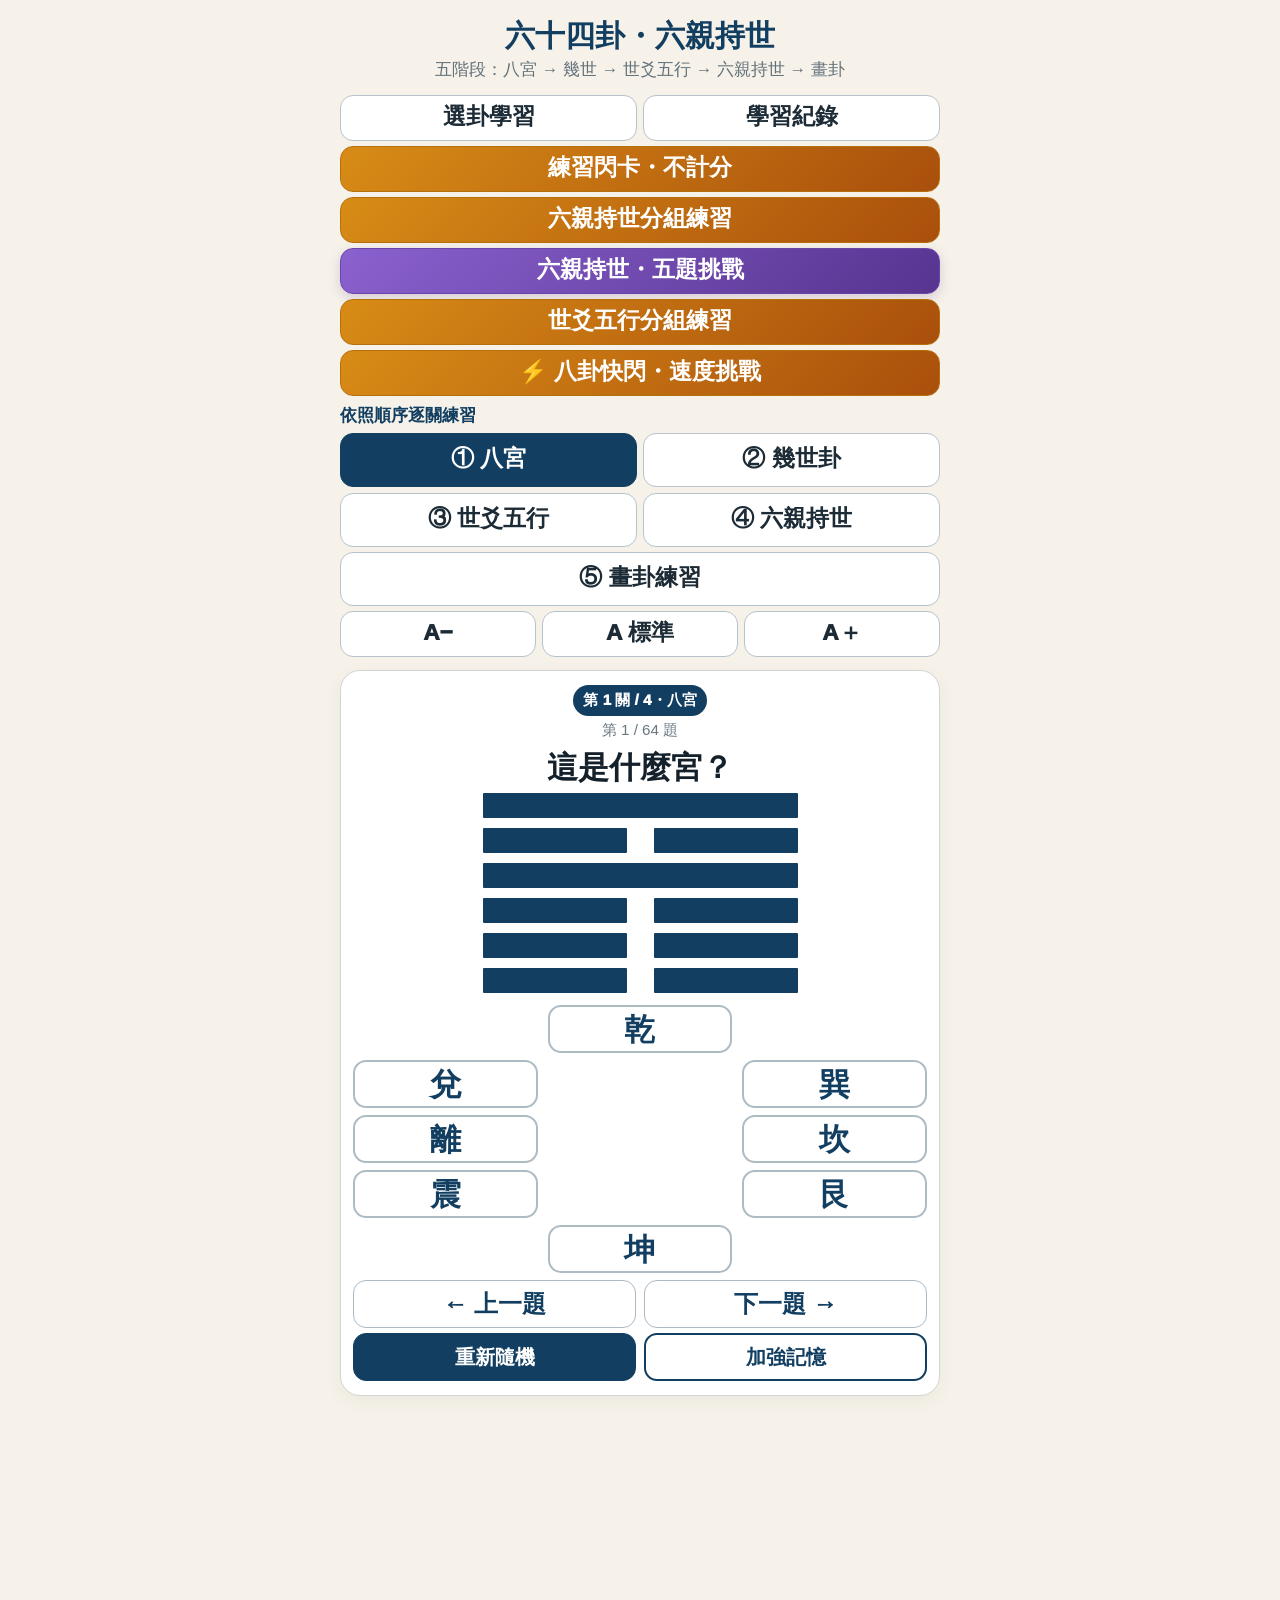
<file: najia/index.html>
<!doctype html>
<html lang="zh-Hant">
<head>
  <meta charset="utf-8">
  <meta name="viewport" content="width=device-width, initial-scale=1, viewport-fit=cover">
  <meta name="theme-color" content="#123f61">
  <meta name="apple-mobile-web-app-capable" content="yes">
  <meta name="apple-mobile-web-app-title" content="六親持世">
  <link rel="apple-touch-icon" sizes="180x180" href="apple-touch-icon.png?v=qian-1">
  <link rel="icon" type="image/png" sizes="192x192" href="icon-192.png?v=qian-1">
  <link rel="manifest" href="manifest.webmanifest">
  <meta property="og:image" content="https://littlekmt.github.io/iching-sequence/najia/icon-512.png?v=qian-1">
  <meta property="og:image:width" content="512">
  <meta property="og:image:height" content="512">
  <title>六十四卦・六親持世閃卡</title>
  <style>
    :root { --scale: 1; --blue: #123f61; --pale: #e9f3f8; --cream: #f6f2e9; --ink: #14202a; }
    * { box-sizing: border-box; }
    html { scroll-behavior: smooth; }
    body { margin: 0; color: var(--ink); background: var(--cream); font-family: -apple-system, BlinkMacSystemFont, "PingFang TC", "Noto Sans TC", sans-serif; }
    button { font: inherit; white-space: nowrap; }
    .shell { width: min(100%, 620px); margin: 0 auto; padding: max(12px, env(safe-area-inset-top)) 10px calc(30px + env(safe-area-inset-bottom)); }
    header { padding: 6px 4px 10px; text-align: center; }
    h1 { margin: 0; color: var(--blue); font-size: calc(1.6rem * var(--scale)); line-height: 1.2; }
    .subtitle { margin: 4px 0 0; color: #62717a; font-size: calc(.9rem * var(--scale)); }
    .controls { margin-bottom: 9px; padding: 4px 0; }
    .control-row { display: grid; gap: 6px; margin-bottom: 5px; }
    .control-row.two { grid-template-columns: 1fr 1fr; }
    .control-row.three { grid-template-columns: repeat(3, 1fr); margin-bottom: 0; }
    .control-row.four { grid-template-columns: repeat(2, 1fr); }
    .control.full { grid-column: 1 / -1; }
    .control { min-height: 46px; padding: 8px 3px; border: 1px solid #b7c3cb; border-radius: 13px; color: #1c2b35; background: #fff; font-size: calc(1.22rem * var(--scale)); font-weight: 950; line-height: 1; }
    .control.active { color: #fff; border-color: var(--blue); background: var(--blue); }
    .training-label { margin: 7px 0 6px; color: var(--blue); font-size: calc(.94rem * var(--scale)); font-weight: 950; text-align: left; }
    .stage-control { min-height: 54px; }
    .screen[hidden] { display: none !important; }
    .section-title { margin: 14px 0 5px; color: var(--blue); font-size: calc(1.35rem * var(--scale)); }
    .intro { margin: 0 0 10px; color: #60707a; font-size: calc(.95rem * var(--scale)); line-height: 1.45; }
    .picker-order { display: grid; grid-template-columns: repeat(3, 1fr); gap: 6px; margin: 0 0 11px; }
    .picker-sort { min-height: 43px; padding: 6px 3px; border: 1px solid #aebbc3; border-radius: 12px; color: var(--blue); background: #fff; font-size: calc(.98rem * var(--scale)); font-weight: 950; }
    .picker-sort.active { color: #fff; border-color: var(--blue); background: var(--blue); }
    .picker-grid { display: grid; grid-template-columns: repeat(3, minmax(0, 1fr)); gap: 7px; }
    .picker-group-title { grid-column: 1 / -1; margin: 8px 0 0; padding: 7px 10px; border-radius: 10px; color: #fff; background: var(--blue); font-size: calc(1.08rem * var(--scale)); font-weight: 950; text-align: left; }
    .picker-group-title:first-child { margin-top: 0; }
    .picker-item { min-width: 0; padding: 11px 4px 9px; border: 1px solid #c9d3d9; border-radius: 15px; color: var(--blue); background: #fff; }
    .picker-name { display: block; margin-top: 7px; font-size: calc(1.32rem * var(--scale)); font-weight: 950; }
    .picker-no { display: block; margin-top: 2px; color: #6c7a83; font-size: calc(.72rem * var(--scale)); }
    .hex-lines { display: grid; gap: 9px; width: min(76vw, 270px); margin: 0 auto; color: var(--blue); }
    .yao { display: flex; gap: 24px; height: 20px; }
    .yao span { display: block; flex: 1; border-radius: 1px; background: currentColor; }
    .hex-lines.world-marked { gap: 0; }
    .yao-wrap { position: relative; height: 32px; }
    .hex-world-mark { position: absolute; top: 21px; left: 50%; transform: translateX(-50%); color: #c22626; font-size: 12px; font-weight: 950; line-height: 1; white-space: nowrap; }
    .hex-world-mark.marker-space { visibility: hidden; }
    .picker-hex { gap: 4px; width: 76px; }
    .picker-hex .yao { gap: 8px; height: 7px; }
    .card { overflow: hidden; padding: 14px 12px; border: 1px solid #d1d5d3; border-radius: 20px; background: #fff; box-shadow: 0 5px 18px #2033250d; text-align: center; }
    .ordinal { color: #6a7880; font-size: calc(.82rem * var(--scale)); }
    .card .hex-lines { margin-top: 10px; }
    .hex-name { margin: 8px 0 5px; color: var(--blue); font-size: calc(2.15rem * var(--scale)); font-weight: 950; }
    .holding { margin: 8px 0 10px; padding: 10px 8px; border-radius: 13px; color: #fff; background: var(--blue); font-size: calc(1.65rem * var(--scale)); font-weight: 950; }
    .line-table { overflow: hidden; margin-top: 8px; border: 1px solid #ced9df; border-radius: 14px; text-align: left; }
    .line-row { display: grid; grid-template-columns: minmax(4.6rem, .85fr) minmax(8.4rem, 1.35fr) minmax(4.6rem, .85fr); align-items: center; min-height: 70px; padding: 8px 10px; border-top: 1px solid #dfe7eb; font-size: calc(1.16rem * var(--scale)); }
    .line-row:first-child { border-top: 0; }
    .line-row.world { background: var(--pale); }
    .najia { justify-self: start; font-weight: 950; letter-spacing: .04em; }
    .relation { justify-self: end; color: var(--blue); font-weight: 950; }
    .line-center { display: grid; grid-template-rows: 18px 1.35rem; align-items: center; gap: 4px; }
    .answer-yao { display: flex; gap: 18px; height: 16px; }
    .answer-yao span { display: block; flex: 1; background: #111; }
    .position { min-height: 1.35rem; color: #6a7880; text-align: center; font-size: calc(.96rem * var(--scale)); font-weight: 950; line-height: 1.2; }
    .line-row.world .position { color: #c22626; }
    .line-row.response .position { color: #1768a5; }
    .hint { margin: 9px 0 0; color: #66757d; font-size: calc(.84rem * var(--scale)); font-weight: 750; }
    .nav { display: grid; grid-template-columns: 1fr 1fr; gap: 8px; margin-top: 9px; }
    .nav button, .answer-button, .back-button, .shuffle-button, .boost-button { min-height: 48px; border: 1px solid #abbac3; border-radius: 13px; color: var(--blue); background: #fff; font-size: calc(1.28rem * var(--scale)); font-weight: 950; line-height: 1; }
    .back-button, .shuffle-button { width: 100%; margin-top: 9px; color: #fff; border-color: var(--blue); background: var(--blue); }
    .memory-actions { display: grid; grid-template-columns: 1fr 1fr; gap: 8px; margin-top: 5px; }
    .memory-actions .shuffle-button, .memory-actions .boost-button { width: 100%; margin-top: 0; padding-inline: 4px; font-size: calc(1.08rem * var(--scale)); }
    .boost-button { border: 2px solid var(--blue); background: #fff; }
    .boost-button.active { color: #fff; border-color: #19733e; background: #19733e; }
    .flash-question { margin: 8px 0 10px; font-size: calc(1.32rem * var(--scale)); font-weight: 950; }
    .flash-card > .hex-lines { gap: 10px; width: min(84vw, 315px); margin-top: 0; }
    .flash-card > .hex-lines .yao { gap: 27px; height: 25px; }
    .flash-card > .hex-lines.world-marked .yao-wrap, .flash-card .holding-flash-face .hex-lines.world-marked .yao-wrap { height: 42px; }
    .flash-card > .hex-lines.world-marked .hex-world-mark, .flash-card .holding-flash-face .hex-lines.world-marked .hex-world-mark { top: 26px; font-size: 15px; }
    .flash-card .flash-question { margin: 8px 0 7px; font-size: calc(1.68rem * var(--scale)); line-height: 1.2; }
    .stage-badge { display: inline-block; margin-bottom: 4px; padding: 5px 10px; border-radius: 999px; color: #fff; background: var(--blue); font-size: calc(.82rem * var(--scale)); font-weight: 950; }
    .coordinate-note { margin: -2px 0 7px; color: #61727d; font-size: calc(.9rem * var(--scale)); font-weight: 900; line-height: 1.3; }
    .answer-button { padding: 8px 22px; }
    .quiz-choices { display: grid; grid-template-columns: repeat(4, 1fr); gap: 7px; margin: 10px 0 4px; }
    .quiz-choices.answered { display: none; }
    .quiz-choice { min-height: 48px; border: 2px solid #aebbc3; border-radius: 13px; color: var(--blue); background: #fff; font-size: calc(1.5rem * var(--scale)); font-weight: 950; line-height: 1; }
    .quiz-choice.correct { color: #fff; border-color: #19733e; background: #19733e; }
    .quiz-choice.wrong { color: #fff; border-color: #b52d2d; background: #b52d2d; }
    .quiz-choice:disabled { opacity: 1; }
    .palace-choices .quiz-choice { min-height: 58px; font-size: calc(2rem * var(--scale)); }
    .palace-choices.bagua-layout { grid-template-columns: repeat(3, minmax(0, 1fr)); grid-template-areas: ". qian ." "dui . xun" "li . kan" "zhen . gen" ". kun ."; gap: 7px 10px; padding: 2px 0; }
    .palace-choices.bagua-layout .quiz-choice { min-height: 48px; font-size: calc(1.65rem * var(--scale)); }
    .kin-choices { grid-template-columns: repeat(3, 1fr); }
    .kin-choices .quiz-choice { min-height: 56px; font-size: calc(1.72rem * var(--scale)); }
    .quiz-feedback { min-height: 1.8rem; margin: 7px 0 2px; font-size: calc(1.12rem * var(--scale)); font-weight: 950; }
    .practice-topics { display: grid; grid-template-columns: repeat(3, minmax(0, 1fr)); gap: 6px; margin: 7px 0 14px; }
    .practice-topic { min-height: 48px; padding: 4px 2px; border: 2px solid #aebbc3; border-radius: 12px; color: var(--blue); background: #fff; font-size: calc(1rem * var(--scale)); font-weight: 950; line-height: 1.05; }
    .practice-topic.active { color: #fff; border-color: var(--blue); background: var(--blue); }
    .practice-face { min-height: 346px; padding: 10px 8px 6px; border: 2px solid #d7e1e6; border-radius: 18px; background: linear-gradient(145deg,#fff,#f5fafb); cursor: pointer; -webkit-tap-highlight-color: transparent; }
    .practice-face:active { transform: scale(.992); }
    .practice-prompt { margin: 18px 0 15px; color: #142933; font-size: calc(1.75rem * var(--scale)); font-weight: 950; }
    .practice-tap { margin: 18px 0 7px; color: #6b7b83; font-size: calc(.98rem * var(--scale)); font-weight: 850; }
    .practice-back { display: grid; min-height: 320px; align-content: center; }
    .holding-flash-face { min-height: 410px; padding-bottom: 26px; display: grid; align-content: center; }
    .holding-flash-face .hex-lines { margin-top: 0; }
    .holding-flash-name { margin: 0 0 5px; }
    .holding-flash-name strong { font-size: calc(2.72rem * var(--scale)); }
    .holding-flash-answer { margin: 16px 0 6px; color: var(--blue); font-size: calc(3.05rem * var(--scale)); font-weight: 950; line-height: 1.08; }
    .holding-flash-count { margin-top: 4px; color: #66757d; font-size: calc(.92rem * var(--scale)); font-weight: 850; }
    .holding-flash-topics { display: grid; grid-template-columns: repeat(3, minmax(0, 1fr)); gap: 6px; margin: 8px 0 13px; }
    .holding-flash-topic { min-height: 45px; padding: 4px 2px; border: 2px solid #aebbc3; border-radius: 12px; color: var(--blue); background: #fff; font-size: calc(1.04rem * var(--scale)); font-weight: 950; line-height: 1; white-space: nowrap; }
    .holding-flash-topic.active { color: #fff; border-color: var(--blue); background: var(--blue); }
    .practice-answer-label { margin: 12px 0 3px; color: #68767d; font-size: calc(.92rem * var(--scale)); font-weight: 900; }
    .practice-answer { margin: 0 0 4px; color: var(--blue); font-size: calc(2.65rem * var(--scale)); font-weight: 950; line-height: 1.06; }
    .practice-meta { min-height: 1.4em; margin: 0 0 13px; color: #5f6e75; font-size: calc(1.05rem * var(--scale)); font-weight: 850; }
    .draw-card { padding: 14px 10px; }
    .draw-target-label { margin: 4px 0 1px; color: #66757d; font-size: calc(.9rem * var(--scale)); font-weight: 850; }
    .draw-target { margin: 0 0 3px; color: var(--blue); font-size: calc(2.25rem * var(--scale)); font-weight: 950; line-height: 1.15; }
    .draw-help { margin: 0 0 9px; color: #60717a; font-size: calc(.84rem * var(--scale)); font-weight: 800; line-height: 1.35; }
    .draw-board { display: grid; gap: 5px; width: 100%; margin: 8px auto 10px; touch-action: none; user-select: none; -webkit-user-select: none; }
    .draw-row { position: relative; overflow: hidden; height: 55px; border: 2px dashed #bdcbd2; border-radius: 12px; background: #f8fbfc; color: var(--blue); touch-action: none; }
    .draw-row.active { border-color: var(--blue); background: #eef6fa; }
    .draw-row.wrong { border-color: #c22f2f; background: #fff1f1; }
    .draw-row.complete { border-style: solid; }
    .draw-row-label { position: absolute; top: 4px; right: 7px; z-index: 2; color: #7a8991; font-size: calc(.66rem * var(--scale)); font-weight: 900; pointer-events: none; }
    .draw-segment { position: absolute; top: 50%; height: 11px; border-radius: 999px; background: currentColor; transform: translateY(-50%); pointer-events: none; }
    .draw-segment.yang { left: 8%; width: 84%; }
    .draw-segment.left { left: 8%; width: 35%; }
    .draw-segment.right { right: 8%; width: 35%; }
    .draw-segment.partial { color: #ca7911; opacity: .85; }
    .draw-ink { position: absolute; inset: 0; width: 100%; height: 100%; pointer-events: none; }
    .draw-ink line { stroke: #c46d08; stroke-width: 9; stroke-linecap: round; }
    .draw-feedback { min-height: 3.1rem; margin: 4px 2px 8px; padding: 8px; border-radius: 12px; color: #586971; background: #f1f5f7; font-size: calc(.92rem * var(--scale)); font-weight: 900; line-height: 1.35; }
    .draw-feedback.correct { color: #176d3a; background: #eaf7ef; }
    .draw-feedback.wrong { color: #a32929; background: #fff0f0; }
    .draw-actions { display: grid; grid-template-columns: .8fr 1.2fr; gap: 8px; }
    .draw-actions button { min-height: 50px; border: 2px solid var(--blue); border-radius: 13px; color: var(--blue); background: #fff; font-size: calc(1.08rem * var(--scale)); font-weight: 950; }
    .draw-actions .draw-next { color: #fff; background: var(--blue); }
    .draw-actions .draw-next:disabled { color: #7d898f; border-color: #c8d0d4; background: #e5eaec; }
    .quiz-feedback.correct { color: #19733e; }
    .quiz-feedback.wrong { color: #b52d2d; }
    .flash-answer[hidden] { display: none; }
    .flash-answer { margin-top: 10px; }
    .flash-answer .holding { margin: 5px 0 6px; padding-block: 7px; }
    .flash-answer .line-row { min-height: 46px; padding-block: 1px; font-size: calc(1.5rem * var(--scale)); }
    .flash-answer .najia, .flash-answer .relation { line-height: 1; }
    .flash-answer .line-center { grid-template-rows: 17px calc(1.3rem * var(--scale)); gap: 0; }
    .flash-answer .position { min-height: calc(1.3rem * var(--scale)); font-size: calc(1.25rem * var(--scale)); line-height: 1; }
    .flash-card > .nav { margin-top: 5px; }
    .flash-card > .memory-actions { margin-top: 5px; }
    .answer-name { margin: 0 0 7px; color: #687781; font-size: calc(.82rem * var(--scale)); font-weight: 850; }
    .answer-name strong { display: block; margin-top: 1px; color: var(--blue); font-size: calc(2.35rem * var(--scale)); font-weight: 950; line-height: 1.15; }
    .stats-card { padding: 18px 14px; }
    .stats-title { margin: 0 0 5px; color: var(--blue); font-size: calc(1.55rem * var(--scale)); }
    .stats-note { margin: 0 0 13px; color: #66757d; font-size: calc(.82rem * var(--scale)); }
    .stats-summary { display: grid; grid-template-columns: 1fr 1fr; gap: 8px; }
    .stat-box { padding: 12px 6px; border-radius: 14px; background: var(--pale); }
    .stat-box span { display: block; color: #62717a; font-size: calc(.78rem * var(--scale)); font-weight: 800; }
    .stat-box strong { display: block; margin-top: 2px; color: var(--blue); font-size: calc(2rem * var(--scale)); line-height: 1; }
    .stats-types { overflow: hidden; margin-top: 12px; border: 1px solid #ced9df; border-radius: 14px; }
    .stats-row { display: grid; grid-template-columns: 1.3fr .72fr .72fr 1.08fr; align-items: center; width: 100%; min-height: 52px; padding: 8px 10px; border: 0; border-top: 1px solid #dfe7eb; color: var(--ink); background: #fff; font-size: calc(.96rem * var(--scale)); font-weight: 850; text-align: center; }
    .stats-row:first-child { border-top: 0; }
    .stats-row strong { color: var(--blue); font-size: calc(1.12rem * var(--scale)); text-align: left; }
    .stats-row-button { cursor: pointer; }
    .stats-row-button:active { background: var(--pale); }
    .analysis-button, .analysis-back { width: 100%; min-height: 48px; margin-top: 10px; border: 1px solid var(--blue); border-radius: 13px; color: #fff; background: var(--blue); font-size: calc(1.08rem * var(--scale)); font-weight: 950; }
    .analysis-back { color: var(--blue); background: #fff; }
    .analysis-filters { display: grid; grid-template-columns: repeat(2, 1fr); gap: 6px; margin: 12px 0; }
    .analysis-filter { min-height: 42px; border: 1px solid #aebbc3; border-radius: 12px; color: var(--blue); background: #fff; font-size: calc(.96rem * var(--scale)); font-weight: 900; }
    .analysis-filter.active { color: #fff; border-color: var(--blue); background: var(--blue); }
    .analysis-empty { padding: 26px 12px; border-radius: 14px; color: #687781; background: #f4f7f8; font-size: calc(1rem * var(--scale)); line-height: 1.55; }
    .error-ranking { overflow: hidden; border: 1px solid #ced9df; border-radius: 14px; }
    .error-rank-item { display: grid; grid-template-columns: 2.1rem 4.1rem 1fr auto; align-items: center; gap: 7px; width: 100%; min-height: 76px; padding: 8px; border: 0; border-top: 1px solid #dfe7eb; color: var(--ink); background: #fff; text-align: left; }
    .error-rank-item:first-child { border-top: 0; }
    .error-rank-item .picker-hex { width: 56px; gap: 3px; }
    .error-rank-item .picker-hex .yao { height: 5px; gap: 6px; }
    .rank-number { color: #7a878e; font-weight: 900; }
    .rank-name { display: block; color: var(--blue); font-size: calc(1.28rem * var(--scale)); font-weight: 950; }
    .rank-meta { display: block; margin-top: 2px; color: #697780; font-size: calc(.72rem * var(--scale)); }
    .rank-errors { color: #b52d2d; font-size: calc(1.02rem * var(--scale)); font-weight: 950; white-space: nowrap; }
    .detail-hex { margin: 8px auto 5px; }
    .detail-name { margin: 4px 0 8px; color: var(--blue); font-size: calc(2rem * var(--scale)); }
    .detail-breakdown { overflow: hidden; margin-top: 12px; border: 1px solid #ced9df; border-radius: 14px; }
    .detail-type { display: grid; grid-template-columns: 1.25fr .8fr .8fr 1fr; width: 100%; min-height: 50px; align-items: center; padding: 7px 9px; border: 0; border-top: 1px solid #dfe7eb; color: var(--ink); background: #fff; font-size: calc(.9rem * var(--scale)); font-weight: 850; }
    .detail-type:first-child { border-top: 0; }
    .detail-type.active { background: var(--pale); }
    .detail-type strong { color: var(--blue); text-align: left; }
    .patterns-title { margin: 14px 0 7px; color: var(--blue); font-size: calc(1.15rem * var(--scale)); }
    .error-pattern { padding: 10px; border-top: 1px solid #dfe7eb; font-size: calc(.9rem * var(--scale)); line-height: 1.35; text-align: left; }
    .error-pattern:first-child { border-top: 0; }
    .error-pattern strong { color: #b52d2d; }
    .clear-stats { width: 100%; min-height: 48px; margin-top: 12px; border: 1px solid #b52d2d; border-radius: 13px; color: #b52d2d; background: #fff; font-size: calc(1.08rem * var(--scale)); font-weight: 950; }
    .clear-stats.confirm { color: #fff; background: #b52d2d; }
    .speed-launch { color: #fff; border-color: #b56f0b; background: linear-gradient(135deg, #d88c16, #a94f0c); }
    .holding-quiz-launch { border-color: #6945a8; background: linear-gradient(135deg, #8b61cf, #56348f); box-shadow: 0 4px 12px #56348f33; }
    .speed-card { padding: 14px 12px 12px; }
    .speed-home-icon { margin: 3px 0; font-size: calc(3.2rem * var(--scale)); line-height: 1; }
    .speed-title { margin: 3px 0 5px; color: var(--blue); font-size: calc(1.75rem * var(--scale)); }
    .speed-rules { margin: 0 auto 10px; color: #62717a; font-size: calc(.96rem * var(--scale)); font-weight: 750; line-height: 1.45; }
    .speed-best { margin: 7px 0 11px; padding: 9px; border-radius: 12px; color: #8a4d00; background: #fff3d8; font-size: calc(1rem * var(--scale)); font-weight: 950; }
    .speed-history { margin: 9px 0 11px; padding: 10px; border: 1px solid #cad7de; border-radius: 14px; background: #f7fafb; text-align: left; }
    .speed-history-rank { display: flex; align-items: baseline; justify-content: space-between; gap: 8px; color: var(--blue); font-size: calc(1rem * var(--scale)); font-weight: 950; }
    .speed-history-rank strong { font-size: calc(1.55rem * var(--scale)); }
    .speed-history-rank span { color: #687781; font-size: calc(.76rem * var(--scale)); }
    .speed-history-trend { margin: 6px 0 8px; padding: 7px 8px; border-radius: 10px; font-size: calc(.9rem * var(--scale)); font-weight: 900; }
    .speed-history-trend.up { color: #126536; background: #e4f4e9; }
    .speed-history-trend.down { color: #9b2929; background: #fff0ef; }
    .speed-history-trend.same, .speed-history-trend.first { color: #665b18; background: #fff7d9; }
    .speed-history-title { margin-bottom: 4px; color: #66757d; font-size: calc(.78rem * var(--scale)); font-weight: 900; }
    .speed-history-row { display: grid; grid-template-columns: 4.3rem 1fr; align-items: center; gap: 7px; min-height: 31px; padding: 4px 6px; border-top: 1px solid #dde5e9; font-size: calc(.88rem * var(--scale)); font-weight: 850; }
    .speed-history-row.current { color: #fff; border-radius: 8px; background: var(--blue); }
    .speed-history-row.legacy { color: #6d7880; }
    .speed-history-value { text-align: right; white-space: nowrap; }
    .speed-history-all { margin-top: 7px; border-top: 1px solid #d7e1e5; }
    .speed-history-all summary { padding: 8px 3px 3px; color: var(--blue); font-size: calc(.82rem * var(--scale)); font-weight: 950; cursor: pointer; }
    .speed-history-all-list { max-height: 280px; overflow-y: auto; padding-top: 3px; }
    .speed-history-note { margin: 7px 1px 0; color: #758087; font-size: calc(.7rem * var(--scale)); line-height: 1.35; }
    .speed-finish-card { padding: 9px 10px max(16px, env(safe-area-inset-bottom)); }
    .speed-finish-card .speed-home-icon { margin: 0; font-size: calc(2.35rem * var(--scale)); }
    .speed-finish-card .speed-result { margin: 2px 0 3px; font-size: calc(1.55rem * var(--scale)); line-height: 1.05; }
    .speed-finish-card .speed-score { gap: 5px; margin: 5px 0; }
    .speed-finish-card .speed-score div { padding: 6px 4px; border-radius: 10px; }
    .speed-finish-card .speed-score span { font-size: calc(.7rem * var(--scale)); line-height: 1.05; }
    .speed-finish-card .speed-score strong { margin-top: 1px; font-size: calc(1.35rem * var(--scale)); line-height: 1.05; }
    .speed-finish-card .speed-best { margin: 4px 0 5px; padding: 6px; font-size: calc(.9rem * var(--scale)); line-height: 1.2; }
    .speed-finish-card .speed-weak-summary { margin: 4px 0 5px; padding: 6px; font-size: calc(.8rem * var(--scale)); line-height: 1.25; }
    .speed-finish-card .speed-weak-summary strong { margin-bottom: 1px; font-size: calc(.9rem * var(--scale)); }
    .speed-finish-card .speed-history { margin: 5px 0 6px; padding: 7px; }
    .speed-finish-card .speed-history-rank { font-size: calc(.86rem * var(--scale)); line-height: 1.1; }
    .speed-finish-card .speed-history-rank strong { font-size: calc(1.25rem * var(--scale)); }
    .speed-finish-card .speed-history-rank span { font-size: calc(.66rem * var(--scale)); }
    .speed-finish-card .speed-history-trend { margin: 3px 0 4px; padding: 4px 6px; font-size: calc(.78rem * var(--scale)); line-height: 1.2; }
    .speed-finish-card .speed-history-title { margin-bottom: 2px; font-size: calc(.7rem * var(--scale)); }
    .speed-finish-card .speed-history-row { min-height: 26px; padding: 2px 5px; font-size: calc(.78rem * var(--scale)); line-height: 1.1; }
    .speed-finish-card .speed-history-all { margin-top: 4px; }
    .speed-finish-card .speed-history-all summary { padding: 5px 2px 2px; font-size: calc(.75rem * var(--scale)); }
    .speed-finish-card .speed-history-note { margin-top: 4px; line-height: 1.2; }
    .speed-finish-card .speed-home-actions { gap: 6px; }
    .speed-finish-card .speed-home-actions button { min-height: 48px; }
    .speed-finish-card > #speed-home { min-height: 48px; margin-top: 6px; }
    .speed-history-open { width: 100%; min-height: 48px; margin: 0 0 5px; border: 2px solid var(--blue); border-radius: 13px; color: var(--blue); background: #fff; font-size: calc(1.08rem * var(--scale)); font-weight: 950; }
    .speed-history-tabs { display: grid; grid-template-columns: repeat(2, minmax(0, 1fr)); gap: 6px; margin: 10px 0; }
    .speed-history-tab { min-width: 0; min-height: 45px; padding: 5px 2px; border: 1px solid #aebbc3; border-radius: 11px; color: var(--blue); background: #fff; font-size: calc(.83rem * var(--scale)); font-weight: 950; white-space: normal; line-height: 1.15; }
    .speed-history-tab.active { color: #fff; border-color: var(--blue); background: var(--blue); }
    .speed-history-tab:last-child { grid-column: 1 / -1; }
    .saved-history-note { margin: 0 0 9px; color: #66757d; font-size: calc(.78rem * var(--scale)); line-height: 1.4; }
    .saved-history-block { margin-top: 9px; overflow: hidden; border: 1px solid #ced9df; border-radius: 13px; background: #f8fafb; text-align: left; }
    .saved-history-heading { display: flex; justify-content: space-between; align-items: center; padding: 8px 9px; color: var(--blue); background: var(--pale); font-size: calc(.92rem * var(--scale)); font-weight: 950; }
    .saved-history-heading span { color: #65747c; font-size: calc(.74rem * var(--scale)); }
    .saved-history-list { max-height: 360px; overflow-y: auto; }
    .saved-history-row { display: grid; grid-template-columns: 2.7rem minmax(0, 1fr) 4.8rem; align-items: center; gap: 5px; min-height: 40px; padding: 6px 8px; border-top: 1px solid #dce5e9; font-size: calc(.8rem * var(--scale)); font-weight: 850; }
    .saved-history-rank { color: #a45500; font-size: calc(.94rem * var(--scale)); font-weight: 950; }
    .saved-history-result { color: var(--blue); }
    .saved-history-date { color: #748188; font-size: calc(.68rem * var(--scale)); text-align: right; white-space: nowrap; }
    .saved-history-empty { padding: 18px 8px; color: #718087; font-size: calc(.82rem * var(--scale)); text-align: center; }
    .speed-start, .speed-weak, .speed-restart { width: 100%; min-height: 52px; border: 0; border-radius: 14px; color: #fff; background: linear-gradient(135deg, #d88c16, #a94f0c); font-size: calc(1.14rem * var(--scale)); font-weight: 950; }
    .speed-home-actions { display: grid; grid-template-columns: 1fr 1fr; gap: 8px; }
    .speed-stage-label { margin: 11px 0 6px; color: var(--blue); font-size: calc(1rem * var(--scale)); font-weight: 950; text-align: left; }
    .match-start { width: 100%; min-height: 56px; border: 0; border-radius: 14px; color: #fff; background: linear-gradient(135deg, #19733e, #0d5530); font-size: calc(1.2rem * var(--scale)); font-weight: 950; }
    .match-label { margin: 4px auto 9px; color: var(--blue); font-size: calc(3.2rem * var(--scale)); font-weight: 950; line-height: 1; }
    .match-choices { display: grid; grid-template-columns: 1fr 1fr; gap: 9px; }
    .match-choice { min-height: 64px; border: 2px solid #aebbc3; border-radius: 14px; color: var(--blue); background: #fff; font-size: calc(1.5rem * var(--scale)); font-weight: 950; }
    .match-choice.correct { color: #fff; border-color: #19733e; background: #19733e; }
    .match-choice.wrong { color: #fff; border-color: #b52d2d; background: #b52d2d; }
    .match-choice:disabled { opacity: 1; }
    .match-goal { margin: 3px 0 5px; color: #7b6600; font-size: calc(.86rem * var(--scale)); font-weight: 900; }
    .hex-speed-start { width: 100%; min-height: 58px; border: 0; border-radius: 14px; color: #fff; background: linear-gradient(135deg, #1768a5, #123f61); font-size: calc(1.22rem * var(--scale)); font-weight: 950; }
    .hex-speed-question-hex .hex-lines { width: min(82vw, 300px); gap: 8px; margin: 4px auto 11px; }
    .hex-speed-question-hex .yao { height: 21px; gap: 25px; }
    .hex-speed-name { margin: 15px 0 18px; color: var(--blue); font-size: calc(2.35rem * var(--scale)); font-weight: 950; line-height: 1.08; }
    .hex-speed-choices { display: grid; grid-template-columns: repeat(3, minmax(0, 1fr)); gap: 7px; }
    .hex-speed-choice { min-width: 0; min-height: 70px; padding: 8px 3px; border: 2px solid #aebbc3; border-radius: 14px; color: var(--blue); background: #fff; font-size: calc(1.35rem * var(--scale)); font-weight: 950; line-height: 1.1; }
    .hex-speed-choice.symbol { min-height: 122px; padding: 9px 5px; }
    .hex-speed-choice.symbol .hex-lines { width: 100%; max-width: 104px; gap: 6px; margin: 0 auto; }
    .hex-speed-choice.symbol .yao { height: 12px; gap: 10px; }
    .hex-speed-choice.correct { color: #fff; border-color: #19733e; background: #19733e; }
    .hex-speed-choice.wrong { color: #fff; border-color: #b52d2d; background: #b52d2d; }
    .hex-speed-choice.correct .hex-lines, .hex-speed-choice.wrong .hex-lines { color: #fff; }
    .hex-speed-choice:disabled { opacity: 1; }
    .hunter-start { width: 100%; min-height: 56px; border: 0; border-radius: 14px; color: #fff; background: linear-gradient(135deg, #6c3f9e, #432065); font-size: calc(1.2rem * var(--scale)); font-weight: 950; }
    .hunter-top { display: grid; grid-template-columns: repeat(3, 1fr); align-items: center; gap: 5px; color: #63727b; font-size: calc(.84rem * var(--scale)); font-weight: 900; }
    .hunter-top strong { display: block; color: #5b2d82; font-size: calc(1.25rem * var(--scale)); line-height: 1.05; }
    .hunter-prompt { margin: 7px 0 8px; color: var(--ink); font-size: calc(1.15rem * var(--scale)); font-weight: 900; }
    .hunter-prompt strong { display: inline-block; margin-left: 4px; color: #5b2d82; font-size: calc(2.35rem * var(--scale)); line-height: 1; vertical-align: middle; }
    .hunter-count { display: inline-block; margin-left: 7px; color: #6b7880; font-size: calc(1rem * var(--scale)); font-weight: 950; }
    .hunter-grid { display: grid; grid-template-columns: repeat(3, minmax(0, 1fr)); gap: 6px; }
    .hunter-cell { min-width: 0; min-height: 104px; padding: 13px 9px; border: 2px solid #c2bacb; border-radius: 12px; color: var(--blue); background: #fff; transition: transform .12s ease, background .12s ease; }
    .hunter-cell:active { transform: scale(.94); }
    .hunter-cell.correct { color: #fff; border-color: #19733e; background: #19733e; }
    .hunter-cell.wrong { color: #fff; border-color: #b52d2d; background: #b52d2d; }
    .hunter-trigram { display: grid; gap: 10px; width: 100%; margin: 0 auto; color: currentColor; }
    .hunter-trigram .yao { gap: 11px; height: 15px; }
    .hunter-feedback { min-height: calc(1.5rem * var(--scale)); margin: 6px 0 3px; color: #5b2d82; font-size: calc(1rem * var(--scale)); font-weight: 950; }
    .speed-weak { background: var(--blue); }
    .speed-weak:disabled { color: #78868e; background: #dfe5e8; }
    .speed-weak-summary { margin: 7px 0 10px; padding: 9px 8px; border-radius: 12px; color: var(--blue); background: var(--pale); font-size: calc(.88rem * var(--scale)); font-weight: 850; line-height: 1.45; }
    .speed-weak-summary strong { display: block; margin-bottom: 2px; font-size: calc(1rem * var(--scale)); }
    .speed-top { display: grid; grid-template-columns: repeat(3, 1fr); gap: 5px; align-items: center; color: #63727b; font-size: calc(.82rem * var(--scale)); font-weight: 900; }
    .speed-top strong { color: var(--blue); }
    .speed-progress { overflow: hidden; height: 7px; margin: 7px 0 6px; border-radius: 999px; background: #dfe8ed; }
    .speed-progress span { display: block; height: 100%; border-radius: inherit; background: linear-gradient(90deg, #e19a27, #c96112); transition: width .2s ease; }
    .speed-question { margin: 5px 0 7px; color: var(--ink); font-size: calc(1.55rem * var(--scale)); font-weight: 950; }
    .trigram-question-row { display: flex; align-items: center; justify-content: space-between; gap: 8px; text-align: left; }
    .trigram-label-toggle { flex: 0 0 auto; min-height: 36px; padding: 5px 9px; border: 1px solid #9cadb6; border-radius: 10px; color: var(--blue); background: var(--pale); font-size: calc(.82rem * var(--scale)); font-weight: 950; white-space: nowrap; }
    .trigram-lines { display: grid; gap: 15px; width: min(84vw, 315px); margin: 0 auto 10px; color: var(--blue); }
    .trigram-lines .yao { gap: 28px; height: 30px; }
    .speed-choices { display: grid; grid-template-columns: repeat(4, minmax(0, 1fr)); gap: clamp(4px, 1.6vw, 7px); width: 100%; max-width: 100%; }
    .speed-choice { width: 100%; min-width: 0; min-height: 58px; padding-inline: 0; border: 2px solid #aebbc3; border-radius: 13px; color: var(--blue); background: #fff; font-size: calc(1.85rem * var(--scale)); font-weight: 950; line-height: 1; }
    .speed-choices.bagua-layout { grid-template-columns: repeat(3, minmax(0, 1fr)); grid-template-areas: ". qian ." "dui . xun" "li . kan" "zhen . gen" ". kun ."; gap: 7px 10px; padding: 2px 0; }
    .bagua-layout .speed-choice { min-height: 48px; font-size: calc(1.65rem * var(--scale)); }
    .bagua-layout [data-trigram-choice="乾"] { grid-area: qian; }
    .bagua-layout [data-choice="乾"] { grid-area: qian; }
    .bagua-layout [data-trigram-choice="兌"] { grid-area: dui; }
    .bagua-layout [data-choice="兌"] { grid-area: dui; }
    .bagua-layout [data-trigram-choice="巽"] { grid-area: xun; }
    .bagua-layout [data-choice="巽"] { grid-area: xun; }
    .bagua-layout [data-trigram-choice="離"] { grid-area: li; }
    .bagua-layout [data-choice="離"] { grid-area: li; }
    .bagua-layout [data-trigram-choice="坎"] { grid-area: kan; }
    .bagua-layout [data-choice="坎"] { grid-area: kan; }
    .bagua-layout [data-trigram-choice="震"] { grid-area: zhen; }
    .bagua-layout [data-choice="震"] { grid-area: zhen; }
    .bagua-layout [data-trigram-choice="艮"] { grid-area: gen; }
    .bagua-layout [data-choice="艮"] { grid-area: gen; }
    .bagua-layout [data-trigram-choice="坤"] { grid-area: kun; }
    .bagua-layout [data-choice="坤"] { grid-area: kun; }
    .speed-choice.correct { color: #fff; border-color: #19733e; background: #19733e; }
    .speed-choice.wrong { color: #fff; border-color: #b52d2d; background: #b52d2d; }
    .speed-choice:disabled { opacity: 1; }
    .speed-feedback { min-height: calc(1.7rem * var(--scale)); margin: 7px 0 5px; font-size: calc(1.08rem * var(--scale)); font-weight: 950; }
    .speed-feedback.correct { color: #19733e; }
    .speed-feedback.wrong { color: #b52d2d; }
    .holding-quiz-card { padding: 12px 10px; }
    .holding-quiz-top { display: flex; align-items: center; justify-content: space-between; gap: 8px; color: #64747d; font-size: calc(.86rem * var(--scale)); font-weight: 900; }
    .holding-quiz-top strong { color: var(--blue); font-size: calc(1.08rem * var(--scale)); }
    .holding-quiz-question { margin: 8px 0 6px; color: var(--blue); font-size: calc(1.5rem * var(--scale)); font-weight: 950; line-height: 1.15; }
    .holding-quiz-card > .hex-lines { width: min(82vw, 292px); gap: 9px; margin: 7px auto 10px; }
    .holding-quiz-card > .hex-lines .yao { height: 19px; gap: 24px; }
    .holding-quiz-choices { display: grid; grid-template-columns: repeat(2, minmax(0, 1fr)); gap: 7px; }
    .holding-quiz-choice { min-width: 0; min-height: 54px; border: 2px solid #aebbc3; border-radius: 13px; color: var(--blue); background: #fff; font-size: calc(1.35rem * var(--scale)); font-weight: 950; }
    .holding-quiz-choice:last-child { grid-column: 1 / -1; }
    .holding-quiz-choice.correct { color: #fff; border-color: #19733e; background: #19733e; }
    .holding-quiz-choice.wrong { color: #fff; border-color: #b52d2d; background: #b52d2d; }
    .holding-quiz-choice:disabled { opacity: 1; }
    .holding-quiz-feedback { min-height: calc(1.65rem * var(--scale)); margin: 7px 0 1px; font-size: calc(1rem * var(--scale)); font-weight: 950; }
    .holding-quiz-feedback.correct { color: #19733e; }
    .holding-quiz-feedback.wrong { color: #b52d2d; }
    .holding-quiz-feedback strong, .holding-quiz-feedback span { display: block; }
    .holding-quiz-feedback strong { font-size: calc(1.08rem * var(--scale)); }
    .holding-quiz-feedback span { margin-top: 2px; color: var(--blue); font-size: calc(.94rem * var(--scale)); }
    .holding-quiz-history { margin: 7px 0; padding: 8px; border-radius: 12px; color: var(--blue); background: var(--pale); font-size: calc(.9rem * var(--scale)); font-weight: 900; line-height: 1.35; }
    .holding-quiz-details { overflow: hidden; margin: 6px 0; border: 1px solid #ced9df; border-radius: 12px; background: #f8fafb; text-align: left; }
    .holding-quiz-details-title { padding: 6px 8px; color: var(--blue); background: var(--pale); font-size: calc(.82rem * var(--scale)); font-weight: 950; }
    .holding-quiz-detail-row { display: grid; grid-template-columns: 2.2rem minmax(0, 1fr) 4.5rem; align-items: center; gap: 5px; min-height: 42px; padding: 5px 7px; border-top: 1px solid #dce5e9; }
    .holding-quiz-detail-row > span:first-child { color: #6f7c83; font-size: calc(.72rem * var(--scale)); font-weight: 900; }
    .holding-quiz-detail-row strong { display: block; color: var(--blue); font-size: calc(.9rem * var(--scale)); }
    .holding-quiz-detail-row small { display: block; color: #6c7980; font-size: calc(.68rem * var(--scale)); font-weight: 800; }
    .holding-quiz-detail-row > b { color: #9b5300; font-size: calc(.88rem * var(--scale)); text-align: right; white-space: nowrap; }
    .holding-quiz-detail-row.slow { background: #fff6e5; }
    .holding-quiz-detail-row.slow small { color: #9b5300; }
    .holding-quiz-rank-list { display: grid; gap: 7px; margin: 8px 0; }
    .holding-quiz-rank { overflow: hidden; border: 1px solid #cad7de; border-radius: 12px; background: #fff; }
    .holding-quiz-rank summary { display: grid; grid-template-columns: 2.3rem 3.4rem minmax(0, 1fr) 4.5rem; align-items: center; gap: 4px; min-height: 46px; padding: 6px 8px; color: var(--blue); font-size: calc(.78rem * var(--scale)); font-weight: 900; cursor: pointer; }
    .holding-quiz-rank summary span:first-child { color: #a45500; font-size: calc(.95rem * var(--scale)); font-weight: 950; }
    .holding-quiz-rank summary strong { font-size: calc(1.05rem * var(--scale)); }
    .holding-quiz-rank summary span:last-child { color: #748188; font-size: calc(.66rem * var(--scale)); text-align: right; }
    .holding-quiz-rank .holding-quiz-details { margin: 0; border: 0; border-top: 1px solid #dce5e9; border-radius: 0; }
    .countdown { display: grid; min-height: 390px; place-items: center; color: #c96112; font-size: calc(7rem * var(--scale)); font-weight: 950; }
    .speed-result { margin: 7px 0; color: var(--blue); font-size: calc(2rem * var(--scale)); font-weight: 950; }
    .speed-score { display: grid; grid-template-columns: repeat(2, 1fr); gap: 8px; margin: 11px 0; }
    .speed-score div { padding: 11px 5px; border-radius: 13px; background: var(--pale); }
    .speed-score span { display: block; color: #66757d; font-size: calc(.78rem * var(--scale)); font-weight: 850; }
    .speed-score strong { display: block; margin-top: 3px; color: var(--blue); font-size: calc(1.65rem * var(--scale)); }
    #flash-screen { padding-bottom: 40vh; touch-action: pan-y; }
    #trigram-screen { padding-bottom: 32vh; }
    #holding-flash-screen, #world-flash-screen, #holding-quiz-screen, #draw-practice-screen { padding-bottom: max(34vh, calc(96px + env(safe-area-inset-bottom))); }
    @media (max-width: 600px) and (max-height: 850px) {
      .holding-flash-topics { gap: 5px; margin: 6px 0 9px; }
      .holding-flash-topic { min-height: 41px; }
      .holding-flash-face { min-height: 370px; padding-bottom: 20px; }
      .draw-card { padding: 11px 9px; }
      .draw-target-label { margin-top: 1px; }
      .draw-help { margin-bottom: 6px; }
      .draw-board { gap: 4px; margin: 6px auto 8px; }
      .draw-row { height: 49px; }
      .draw-feedback { min-height: 2.7rem; margin-bottom: 6px; padding: 7px; }
      .draw-actions button { min-height: 46px; }
    }
    @media (max-width: 600px) and (max-height: 720px) {
      .shell { padding-top: max(7px, env(safe-area-inset-top)); }
      header { padding-bottom: 5px; }
      header h1 { font-size: calc(1.34rem * var(--scale)); }
      .subtitle { margin-top: 2px; }
      .controls { margin-bottom: 5px; }
      .holding-flash-topics { gap: 4px; margin: 4px 0 7px; }
      .holding-flash-topic { min-height: 36px; font-size: calc(.92rem * var(--scale)); }
      .holding-flash-face { min-height: 326px; padding: 6px 6px 14px; }
      .holding-flash-face .hex-lines { width: min(76vw, 250px); }
      .flash-card .holding-flash-face .hex-lines.world-marked .yao-wrap { height: 35px; }
      .flash-card .holding-flash-face .hex-lines.world-marked .hex-world-mark { top: 23px; font-size: 13px; }
      #world-flash-screen .holding-flash-face { min-height: 300px; padding-bottom: 8px; }
      #world-flash-screen .holding-flash-face .hex-lines.world-marked .yao-wrap { height: 32px; }
      #world-flash-screen .holding-flash-face .hex-lines.world-marked .hex-world-mark { top: 21px; }
      #world-flash-screen .practice-tap { margin-top: 6px; margin-bottom: 2px; }
      .holding-flash-name strong { font-size: calc(2.2rem * var(--scale)); }
      .holding-flash-answer { margin: 8px 0 3px; font-size: calc(2.4rem * var(--scale)); }
      .practice-answer-label { margin-top: 6px; }
      .practice-answer { font-size: calc(2.15rem * var(--scale)); }
      .practice-tap { margin: 9px 0 4px; font-size: calc(.84rem * var(--scale)); }
      .draw-card { padding: 8px; }
      .draw-target { font-size: calc(1.86rem * var(--scale)); }
      .draw-help { margin-bottom: 4px; font-size: calc(.74rem * var(--scale)); }
      .draw-board { gap: 3px; margin: 4px auto 6px; }
      .draw-row { height: 43px; border-radius: 10px; }
      .draw-feedback { min-height: 2.45rem; margin: 3px 1px 5px; padding: 6px; font-size: calc(.8rem * var(--scale)); }
      .draw-actions { gap: 6px; }
      .draw-actions button { min-height: 44px; font-size: calc(.96rem * var(--scale)); }
    }
    @media (max-width: 370px) {
      .shell { padding-left: 7px; padding-right: 7px; }
      .control { font-size: calc(1.1rem * var(--scale)); }
      .line-row { grid-template-columns: minmax(4.1rem, .8fr) minmax(7.5rem, 1.35fr) minmax(4.1rem, .8fr); padding-inline: 6px; font-size: calc(1.06rem * var(--scale)); }
      .answer-yao { gap: 14px; }
    }
  </style>
</head>
<body>
  <main class="shell">
    <header>
      <h1>六十四卦・六親持世</h1>
      <p class="subtitle">五階段：八宮 → 幾世 → 世爻五行 → 六親持世 → 畫卦</p>
    </header>
    <nav class="controls" aria-label="學習工具">
      <div class="control-row two">
        <button class="control" data-mode="picker">選卦學習</button>
        <button class="control" data-mode="stats">學習紀錄</button>
      </div>
      <div class="control-row one">
        <button class="control speed-launch full" data-mode="practice">練習閃卡・不計分</button>
      </div>
      <div class="control-row one">
        <button class="control speed-launch full" data-mode="holdingFlash">六親持世分組練習</button>
      </div>
      <div class="control-row one">
        <button class="control speed-launch holding-quiz-launch full" data-mode="holdingQuiz">六親持世・五題挑戰</button>
      </div>
      <div class="control-row one">
        <button class="control speed-launch full" data-mode="worldFlash">世爻五行分組練習</button>
      </div>
      <div class="control-row two">
        <button class="control speed-launch full" data-mode="trigram">⚡ 八卦快閃・速度挑戰</button>
      </div>
      <p class="training-label">依照順序逐關練習</p>
      <div class="control-row four">
        <button class="control stage-control active" data-mode="palace">① 八宮</button>
        <button class="control stage-control" data-mode="generation">② 幾世卦</button>
        <button class="control stage-control" data-mode="worldElement">③ 世爻五行</button>
        <button class="control stage-control" data-mode="flash">④ 六親持世</button>
      </div>
      <div class="control-row one">
        <button class="control stage-control" data-mode="drawPractice">⑤ 畫卦練習</button>
      </div>
      <div class="control-row three">
        <button class="control" id="smaller" aria-label="縮小文字">A−</button>
        <button class="control" id="normal">A 標準</button>
        <button class="control" id="larger" aria-label="放大文字">A＋</button>
      </div>
    </nav>
    <section id="picker-screen" class="screen"></section>
    <section id="study-screen" class="screen" hidden></section>
    <section id="flash-screen" class="screen" hidden></section>
    <section id="practice-screen" class="screen" hidden></section>
    <section id="holding-flash-screen" class="screen" hidden></section>
    <section id="holding-quiz-screen" class="screen" hidden></section>
    <section id="world-flash-screen" class="screen" hidden></section>
    <section id="draw-practice-screen" class="screen" hidden></section>
    <section id="stats-screen" class="screen" hidden></section>
    <section id="trigram-screen" class="screen" hidden></section>
  </main>
  <script>
    const names = ['乾','坤','屯','蒙','需','訟','師','比','小畜','履','泰','否','同人','大有','謙','豫','隨','蠱','臨','觀','噬嗑','賁','剝','復','無妄','大畜','頤','大過','坎','離','咸','恆','遯','大壯','晉','明夷','家人','睽','蹇','解','損','益','夬','姤','萃','升','困','井','革','鼎','震','艮','漸','歸妹','豐','旅','巽','兌','渙','節','中孚','小過','既濟','未濟'];
    const bitsByKingWen = [63,0,17,34,23,58,2,16,55,59,7,56,61,47,4,8,25,38,3,48,41,37,32,1,57,39,33,30,18,45,28,14,60,15,40,5,53,43,20,10,35,49,31,62,24,6,26,22,29,46,9,36,52,11,13,44,54,27,50,19,51,12,21,42];
    const palaces = [{t:7,e:'金',n:'乾'},{t:3,e:'金',n:'兌'},{t:5,e:'火',n:'離'},{t:1,e:'木',n:'震'},{t:6,e:'木',n:'巽'},{t:2,e:'水',n:'坎'},{t:4,e:'土',n:'艮'},{t:0,e:'土',n:'坤'}];
    const masks = [0,1,3,7,15,31,23,16];
    const worlds = [6,1,2,3,4,5,4,3];
    const responses = [3,4,5,6,1,2,1,6];
    const generations = ['本宮卦','一世卦','二世卦','三世卦','四世卦','五世卦','遊魂卦','歸魂卦'];
    const generationChoices = ['本','1','2','3','4','5','遊魂','歸魂'];
    const palaceChoices = ['乾','兌','離','震','巽','坎','艮','坤'];
    const trigramNatureNames = {乾:'天',兌:'澤',離:'火',震:'雷',巽:'風',坎:'水',艮:'山',坤:'地'};
    const kinChoices = ['父母','兄弟','子孫','妻財','官鬼'];
    const najia = {
      7:{i:['甲子','甲寅','甲辰'],o:['壬午','壬申','壬戌']},0:{i:['乙未','乙巳','乙卯'],o:['癸丑','癸亥','癸酉']},
      1:{i:['庚子','庚寅','庚辰'],o:['庚午','庚申','庚戌']},6:{i:['辛丑','辛亥','辛酉'],o:['辛未','辛巳','辛卯']},
      2:{i:['戊寅','戊辰','戊午'],o:['戊申','戊戌','戊子']},5:{i:['己卯','己丑','己亥'],o:['己酉','己未','己巳']},
      4:{i:['丙辰','丙午','丙申'],o:['丙戌','丙子','丙寅']},3:{i:['丁巳','丁卯','丁丑'],o:['丁亥','丁酉','丁未']}
    };
    const branchElement = {子:'水',亥:'水',寅:'木',卯:'木',巳:'火',午:'火',申:'金',酉:'金',辰:'土',戌:'土',丑:'土',未:'土'};
    const generates = {木:'火',火:'土',土:'金',金:'水',水:'木'};
    const controls = {木:'土',土:'水',水:'火',火:'金',金:'木'};
    function sixKin(palace,line) { if(palace===line)return'兄弟'; if(generates[line]===palace)return'父母'; if(generates[palace]===line)return'子孫'; if(controls[line]===palace)return'官鬼'; return'妻財'; }
    const palaceByBits = new Map();
    palaces.forEach(p => masks.forEach((mask,i) => palaceByBits.set((p.t|(p.t<<3))^mask,{element:p.e,palace:p.n,generation:generations[i],generationChoice:generationChoices[i],world:worlds[i],response:responses[i]})));
    const records = names.map((name,index) => {
      const bits=bitsByKingWen[index], palace=palaceByBits.get(bits), lower=bits&7, upper=(bits>>3)&7;
      const assignments=[...najia[lower].i,...najia[upper].o];
      const lines=assignments.map((stemBranch,i)=>{const element=branchElement[stemBranch.slice(-1)];return{line:i+1,stemBranch,element,kin:sixKin(palace.element,element)};});
      return{index,name,bits,...palace,lines,holding:lines[palace.world-1].kin};
    });
    if(records.length!==64||palaceByBits.size!==64||names.length!==64)throw new Error('六十四卦資料不完整');

    const pickerScreen=document.getElementById('picker-screen'),studyScreen=document.getElementById('study-screen'),flashScreen=document.getElementById('flash-screen'),practiceScreen=document.getElementById('practice-screen'),holdingFlashScreen=document.getElementById('holding-flash-screen'),holdingQuizScreen=document.getElementById('holding-quiz-screen'),worldFlashScreen=document.getElementById('world-flash-screen'),drawPracticeScreen=document.getElementById('draw-practice-screen'),statsScreen=document.getElementById('stats-screen'),trigramScreen=document.getElementById('trigram-screen');
    const screens=[pickerScreen,studyScreen,flashScreen,practiceScreen,holdingFlashScreen,holdingQuizScreen,worldFlashScreen,drawPracticeScreen,statsScreen,trigramScreen],scales=[.88,1,1.16],STATS_KEY='najia-memory-stats-v1',PROGRESS_KEY='najia-memory-progress-v1',TRIGRAM_KEY='najia-trigram-speed-v1',TRIGRAM_MATCH_KEY='najia-trigram-match-v1',TRIGRAM_HUNTER_KEY='najia-trigram-hunter-v1',HOLDING_FLASH_SEEN_KEY='najia-holding-flash-seen-v1',HOLDING_FLASH_PROGRESS_KEY='najia-holding-flash-progress-v1',HOLDING_QUIZ_KEY='najia-holding-quiz-v1',WORLD_FLASH_SEEN_KEY='najia-world-element-flash-seen-v1',WORLD_FLASH_PROGRESS_KEY='najia-world-element-flash-progress-v1',HEX_SPEED_KEYS={symbolToName:'najia-hex-speed-symbol-name-v1',nameToSymbol:'najia-hex-speed-name-symbol-v1'},HEX_SPEED_WEAK_KEYS={symbolToName:'najia-hex-speed-weak-symbol-name-v1',nameToSymbol:'najia-hex-speed-weak-name-symbol-v1'},HEX_SPEED_CYCLE_KEYS={symbolToName:'najia-hex-speed-cycle-symbol-name-v1',nameToSymbol:'najia-hex-speed-cycle-name-symbol-v1'},SCALE_KEY='najia-scale-v1';
    let scaleIndex=2,currentIndex=0,currentMode='picker',flashType='holding',pickerOrder='kingwen',deck=[],deckPosition=0,practiceIndex=0,practiceTopic='palace',practiceRevealed=false,holdingFlashDeck=[],holdingFlashPosition=0,holdingFlashKins=['父母'],holdingFlashMode='group',holdingFlashRevealed=false,holdingFlashProgressLoaded=false,holdingFlashCountedPosition=-1,worldFlashDeck=[],worldFlashPosition=0,worldFlashElements=['木','火','土','金','水'],worldFlashRevealed=false,worldFlashProgressLoaded=false,worldFlashCountedPosition=-1,touchX=null,touchY=null,clearPending=false,initialNavigationChosen=false;
    let trigramDeck=[],trigramPosition=0,trigramCorrect=0,trigramStreak=0,trigramBestStreak=0,trigramReactionTotal=0,trigramGameStart=0,trigramQuestionStart=0,trigramLocked=false,trigramTimer=null,trigramGameMode='standard',trigramFocusNames=[],trigramLabelMode='nature';
    let matchDeck=[],matchPosition=0,matchCorrect=0,matchStreak=0,matchBestStreak=0,matchTimes=[],matchQuestionStart=0,matchLocked=false;
    let hunterGrid=[],hunterTarget=0,hunterTargetDeck=[],hunterFound=0,hunterScore=0,hunterCorrect=0,hunterWrong=0,hunterStreak=0,hunterBestStreak=0,hunterStartBest=0,hunterEndsAt=0,hunterClock=null,hunterLocked=false,hunterSavedAt=0;
    let hexSpeedMode='symbolToName',hexSpeedPractice='standard',hexSpeedDeck=[],hexSpeedPosition=0,hexSpeedCorrect=0,hexSpeedStreak=0,hexSpeedBestStreak=0,hexSpeedReactionTotal=0,hexSpeedQuestionStart=0,hexSpeedLocked=false,hexSpeedRecentIndices=[];
    let speedHistoryMode='symbolToName';
    let holdingQuizDeck=[],holdingQuizPosition=0,holdingQuizCorrect=0,holdingQuizLocked=false,holdingQuizTimer=null,holdingQuizQuestionStart=0,holdingQuizQuestionDetails=[],holdingQuizMode='standard',holdingQuizSlowIndices=[];
    let drawPracticeIndex=0,drawLines=Array(6).fill(null),drawParts=Array.from({length:6},()=>new Set()),drawWrongRows=new Set(),drawStroke=null,drawGestureMessage='',drawPracticeStarted=false;
    const TYPE_LABELS={palace:'八宮',generation:'幾世卦',coordinate:'舊五行六親',worldElement:'世爻五行',holding:'六親持世'};
    const TRAINING_TYPES=['palace','generation','worldElement','holding'];
    function emptyProgress(){return{lastType:'palace',modes:{},boosted:{}}}
    function validDeck(value){if(!Array.isArray(value)||value.length<64||value.length>192||new Set(value).size!==64||!value.every(x=>Number.isInteger(x)&&x>=0&&x<64))return false;const counts={};for(const x of value){counts[x]=(counts[x]||0)+1;if(counts[x]>3)return false}return true}
    function loadProgress(){try{const saved=JSON.parse(localStorage.getItem(PROGRESS_KEY));if(saved&&TRAINING_TYPES.includes(saved.lastType)&&saved.modes&&typeof saved.modes==='object'){saved.boosted=saved.boosted&&typeof saved.boosted==='object'?saved.boosted:{};return saved}}catch(_){}return emptyProgress()}
    let progress=loadProgress();
    function boostedFor(type){return new Set((progress.boosted?.[type]||[]).filter(x=>Number.isInteger(x)&&x>=0&&x<64))}
    function saveProgress(position=deckPosition){const size=Math.max(deck.length,1);progress.lastType=flashType;progress.modes[flashType]={deck:[...deck],position:(position+size)%size};try{localStorage.setItem(PROGRESS_KEY,JSON.stringify(progress))}catch(_){}}
    function restoreProgress(type){const saved=progress.modes[type];if(!saved||!validDeck(saved.deck)||!Number.isInteger(saved.position))return false;deck=[...saved.deck];deckPosition=(saved.position+deck.length)%deck.length;return true}
    function emptyStats(){return{total:0,correct:0,byType:{palace:{total:0,correct:0},generation:{total:0,correct:0},worldElement:{total:0,correct:0},holding:{total:0,correct:0}},history:[]}}
    function loadStats(){try{const saved=JSON.parse(localStorage.getItem(STATS_KEY));if(saved&&saved.byType?.holding&&saved.byType?.generation&&saved.byType?.palace){saved.byType.worldElement=saved.byType.worldElement||{total:0,correct:0};saved.history=(Array.isArray(saved.history)?saved.history:[]).map(event=>event.type==='generation'?{...event,choice:event.choice==='6'?'本':event.choice,correct:event.correct==='6'?'本':event.correct}:event);return saved}}catch(_){}return emptyStats()}
    let stats=loadStats();
    function saveStats(){try{localStorage.setItem(STATS_KEY,JSON.stringify(stats))}catch(_){}}
    function rate(item){return item.total?Math.round(item.correct/item.total*100):0}
    function errorRate(item){return item.total?100-rate(item):0}
    function recordAnswer(r,choice,correct,isCorrect,type=flashType){const bucket=stats.byType[type]||(stats.byType[type]={total:0,correct:0});stats.total++;bucket.total++;if(isCorrect){stats.correct++;bucket.correct++}stats.history.push({hex:r.index,type,choice,correct,ok:isCorrect,at:Date.now()});if(stats.history.length>2000)stats.history=stats.history.slice(-2000);saveStats()}
    function emptyHoldingQuizBest(){return{games:0,bestCorrect:0,history:[],slowHistory:[],slowHexes:[]}}
    function normalizeHoldingQuizDetails(value){return(Array.isArray(value)?value:[]).filter(item=>item&&Number.isInteger(item.hex)&&item.hex>=0&&item.hex<64&&Number.isFinite(item.ms)&&item.ms>=0&&typeof item.ok==='boolean').slice(0,5).map(item=>({hex:item.hex,ms:Math.round(item.ms),ok:item.ok,choice:kinChoices.includes(item.choice)?item.choice:'',correct:kinChoices.includes(item.correct)?item.correct:records[item.hex].holding,slow:item.slow===true}))}
    function normalizeHoldingQuizHistory(value){return(Array.isArray(value)?value:[]).filter(item=>item&&Number.isInteger(item.correct)&&item.correct>=0&&item.correct<=5).slice(-100).map(item=>{const details=normalizeHoldingQuizDetails(item.details),pace=Number.isFinite(item.pace)&&item.pace>0?Math.round(item.pace):0;return{correct:item.correct,pace,at:Number.isFinite(item.at)?item.at:0,details,legacy:!pace||details.length!==5}})}
    function loadHoldingQuizBest(){try{const saved=JSON.parse(localStorage.getItem(HOLDING_QUIZ_KEY));if(saved&&Number.isInteger(saved.games)){return{games:Math.max(0,saved.games),bestCorrect:Number.isInteger(saved.bestCorrect)?Math.max(0,Math.min(5,saved.bestCorrect)):0,history:normalizeHoldingQuizHistory(saved.history),slowHistory:normalizeHoldingQuizHistory(saved.slowHistory),slowHexes:[...new Set((Array.isArray(saved.slowHexes)?saved.slowHexes:[]).filter(index=>Number.isInteger(index)&&index>=0&&index<64))].slice(0,2)}}}catch(_){}return emptyHoldingQuizBest()}
    let holdingQuizBest=loadHoldingQuizBest();
    function saveHoldingQuizBest(){try{localStorage.setItem(HOLDING_QUIZ_KEY,JSON.stringify(holdingQuizBest))}catch(_){}}
    function statsRow(type,item){return`<button class="stats-row stats-row-button" onclick="showErrorRanking('${type}')"><strong>${TYPE_LABELS[type]}</strong><span>${item.total}次</span><span>錯${item.total-item.correct}</span><span>${errorRate(item)}% ›</span></button>`}
    function showStats(){currentMode='stats';clearPending=false;hideScreens();statsScreen.hidden=false;setActive('stats');const wrong=stats.total-stats.correct,legacy=Math.max(0,stats.total-stats.history.length),oldCoordinate=stats.byType.coordinate?.total||0;statsScreen.innerHTML=`<article class="card stats-card"><h2 class="stats-title">學習紀錄</h2><p class="stats-note">紀錄只保存在這支手機的 Safari，不會上傳。${legacy?`舊紀錄 ${legacy} 次沒有單卦明細。`:''}${oldCoordinate?`舊版五行六親 ${oldCoordinate} 次已保留，不混入新的世爻五行統計。`:''}</p><div class="stats-summary"><div class="stat-box"><span>回答次數</span><strong>${stats.total}</strong></div><div class="stat-box"><span>正確率</span><strong>${rate(stats)}%</strong></div><div class="stat-box"><span>錯誤率</span><strong>${errorRate(stats)}%</strong></div><div class="stat-box"><span>答錯</span><strong>${wrong}</strong></div></div><div class="stats-types">${TRAINING_TYPES.map(type=>statsRow(type,stats.byType[type])).join('')}</div><button class="analysis-button" onclick="showErrorRanking('all')">查看錯題排行 →</button><button class="clear-stats" id="clear-stats">清除全部紀錄</button></article>`;document.getElementById('clear-stats').onclick=clearStats;alignCard(statsScreen)}
    function analysisFilters(active){return`<div class="analysis-filters">${[['all','全部'],...TRAINING_TYPES.map(type=>[type,TYPE_LABELS[type]])].map(([key,label])=>`<button class="analysis-filter ${active===key?'active':''}" onclick="showErrorRanking('${key}')">${label}</button>`).join('')}</div>`}
    function showErrorRanking(type='all'){currentMode='stats';hideScreens();statsScreen.hidden=false;setActive('stats');const errors=stats.history.filter(x=>!x.ok&&(type==='all'||x.type===type)),groups=new Map();errors.forEach(x=>{const g=groups.get(x.hex)||{hex:x.hex,count:0,types:{}};g.count++;g.types[x.type]=(g.types[x.type]||0)+1;groups.set(x.hex,g)});const ranked=[...groups.values()].sort((a,b)=>b.count-a.count||a.hex-b.hex),rows=ranked.map((g,i)=>{const r=records[g.hex],meta=Object.entries(g.types).map(([k,v])=>`${TYPE_LABELS[k]} ${v}`).join('・');return`<button class="error-rank-item" onclick="showHexErrorDetail(${g.hex},'${type}')"><span class="rank-number">${i+1}</span>${hexMarkup(r.bits,true)}<span><strong class="rank-name">${r.name}</strong><span class="rank-meta">${meta}</span></span><span class="rank-errors">錯 ${g.count} 次 ›</span></button>`}).join('');statsScreen.innerHTML=`<article class="card stats-card"><h2 class="stats-title">錯題排行</h2><p class="stats-note">由錯誤次數最多的卦開始複習。</p>${analysisFilters(type)}${rows?`<div class="error-ranking">${rows}</div>`:`<div class="analysis-empty">這個分類目前還沒有錯題。<br>繼續練習後，錯題會自動出現在這裡。</div>`}<button class="analysis-back" onclick="showStats()">← 回學習紀錄</button></article>`;alignCard(statsScreen)}
    function showHexErrorDetail(index,type='all'){currentMode='stats';hideScreens();statsScreen.hidden=false;setActive('stats');const r=records[index],all=stats.history.filter(x=>x.hex===index),shown=all.filter(x=>type==='all'||x.type===type),wrong=shown.filter(x=>!x.ok),correct=shown.length-wrong.length,typeRows=TRAINING_TYPES.map(key=>{const items=all.filter(x=>x.type===key),bad=items.filter(x=>!x.ok).length;return`<button class="detail-type ${type===key?'active':''}" onclick="showHexErrorDetail(${index},'${key}')"><strong>${TYPE_LABELS[key]}</strong><span>${items.length}次</span><span>錯${bad}</span><span>${items.length?Math.round(bad/items.length*100):0}% ›</span></button>`}).join(''),patterns=new Map();wrong.forEach(x=>{const key=`${x.type}|${x.choice}|${x.correct}`,p=patterns.get(key)||{type:x.type,choice:x.choice,correct:x.correct,count:0};p.count++;patterns.set(key,p)});const patternRows=[...patterns.values()].sort((a,b)=>b.count-a.count).map(p=>`<div class="error-pattern"><strong>${TYPE_LABELS[p.type]}・錯 ${p.count} 次</strong><br>你選「${p.choice}」→ 正確「${p.correct}${p.type==='palace'?'宮':''}」</div>`).join('');statsScreen.innerHTML=`<article class="card stats-card"><div class="ordinal">單卦錯題分析</div><div class="detail-hex">${hexMarkup(r.bits)}</div><h2 class="detail-name">${r.name}</h2><div class="stats-summary"><div class="stat-box"><span>本分類作答</span><strong>${shown.length}</strong></div><div class="stat-box"><span>答錯</span><strong>${wrong.length}</strong></div><div class="stat-box"><span>答對</span><strong>${correct}</strong></div><div class="stat-box"><span>錯誤率</span><strong>${shown.length?Math.round(wrong.length/shown.length*100):0}%</strong></div></div><div class="detail-breakdown">${typeRows}</div><h3 class="patterns-title">最常出現的錯法</h3>${patternRows?`<div class="error-ranking">${patternRows}</div>`:`<div class="analysis-empty">這個分類沒有錯誤明細。</div>`}<button class="analysis-back" onclick="showErrorRanking('${type}')">← 回錯題排行</button><button class="analysis-back" onclick="showStats()">回學習紀錄</button></article>`;alignCard(statsScreen)}
    function clearStats(){const button=document.getElementById('clear-stats');if(!clearPending){clearPending=true;button.textContent='再按一次確認清除';button.classList.add('confirm');return}stats=emptyStats();saveStats();showStats()}
    function hideScreens(){screens.forEach(s=>s.hidden=true)}
    function setActive(mode){document.querySelectorAll('[data-mode]').forEach(b=>b.classList.toggle('active',b.dataset.mode===mode))}
    function hexMarkup(bits,small=false,world=0,showWorld=true){let rows='';for(let i=5;i>=0;i--){const yang=Boolean(bits&(1<<i)),line=i+1,yao=`<div class="yao">${yang?'<span></span>':'<span></span><span></span>'}</div>`,mark=world===line?`<span class="hex-world-mark ${showWorld?'':'marker-space'}">世</span>`:'';rows+=world?`<div class="yao-wrap">${yao}${mark}</div>`:yao}return`<div class="hex-lines ${small?'picker-hex':''} ${world?'world-marked':''}" aria-label="六爻卦象">${rows}</div>`}
    function trigramMarkup(bits){let rows='';for(let i=2;i>=0;i--){const yang=Boolean(bits&(1<<i));rows+=`<div class="yao">${yang?'<span></span>':'<span></span><span></span>'}</div>`}return`<div class="trigram-lines" aria-label="三爻八卦卦象">${rows}</div>`}
    function emptyTrigramDetail(){return{attempts:0,correct:0,totalMs:0,recent:[]}}
    const PERFORMANCE_HISTORY_LIMIT=500;
    function normalizePerformanceHistory(value,primary,secondary){if(!Array.isArray(value))return[];return value.filter(x=>x&&Number.isFinite(x[primary])&&Number.isFinite(x[secondary])).slice(-PERFORMANCE_HISTORY_LIMIT).map(x=>({[primary]:x[primary],[secondary]:x[secondary],at:Number.isFinite(x.at)?x.at:0,legacy:Boolean(x.legacy),...(Number.isInteger(x.total)&&x.total>0?{total:x.total}:{}),...(x.practice==='weak'?{practice:'weak'}:{})}))}
    function appendPerformanceHistory(history,entry){history.push(entry);if(history.length>PERFORMANCE_HISTORY_LIMIT)history.splice(0,history.length-PERFORMANCE_HISTORY_LIMIT);return entry}
    function performanceHistoryMarkup(history,current,config){
      const{primary,secondary,secondaryHigher=false,format}=config;
      const sorted=[...history].sort((a,b)=>(b[primary]-a[primary])||(secondaryHigher?b[secondary]-a[secondary]:a[secondary]-b[secondary])||(a.at-b.at));
      const rank=Math.max(1,sorted.indexOf(current)+1);
      const previous=history.slice(0,-1).filter(x=>!x.legacy).slice(-5);
      let trendClass='first',trendText='這是第一筆完整紀錄';
      if(previous.length){
        const primaryAverage=previous.reduce((sum,x)=>sum+x[primary],0)/previous.length;
        const secondaryAverage=previous.reduce((sum,x)=>sum+x[secondary],0)/previous.length;
        const primaryDelta=current[primary]-primaryAverage,secondaryDelta=current[secondary]-secondaryAverage;
        const secondaryThreshold=secondaryHigher?1:Math.max(50,secondaryAverage*.03);
        if(primaryDelta>.15||(Math.abs(primaryDelta)<=.15&&(secondaryHigher?secondaryDelta>secondaryThreshold:secondaryDelta<-secondaryThreshold))){trendClass='up';trendText=`比前 ${previous.length} 次平均進步 ↑`}
        else if(primaryDelta<-.15||(Math.abs(primaryDelta)<=.15&&(secondaryHigher?secondaryDelta<-secondaryThreshold:secondaryDelta>secondaryThreshold))){trendClass='down';trendText=`比前 ${previous.length} 次平均退步 ↓`}
        else{trendClass='same';trendText=`與前 ${previous.length} 次平均持平 →`}
      }
      const rowMarkup=(entry,label)=>`<div class="speed-history-row${entry===current?' current':''}${entry.legacy?' legacy':''}"><span>${label}</span><span class="speed-history-value">${format(entry)}</span></div>`;
      const recent=history.slice(-5).reverse();
      const rows=recent.map((entry,index)=>rowMarkup(entry,entry===current?'本次':entry.legacy?'舊版最佳':index===1?'上次':`前 ${index} 次`)).join('');
      const allRows=[...history].reverse().map((entry,index)=>rowMarkup(entry,entry===current?'本次':entry.legacy?'舊版最佳':`第 ${history.length-index} 筆`)).join('');
      const legacyNote=history.some(x=>x.legacy)?'<p class="speed-history-note">舊版只保存最佳成績；完整每局歷史從這次更新後開始累積。</p>':'';
      return`<section class="speed-history"><div class="speed-history-rank"><div>本次歷史第 <strong>${rank}</strong> 名</div><span>可排名 ${history.length} 筆</span></div><div class="speed-history-trend ${trendClass}">${trendText}</div><div class="speed-history-title">最近 5 次</div>${rows}<details class="speed-history-all"><summary>查看全部歷史（${history.length}）</summary><div class="speed-history-all-list">${allRows}</div></details>${legacyNote}</section>`
    }
    function loadTrigramBest(){let value=null;try{value=JSON.parse(localStorage.getItem(TRIGRAM_KEY))}catch(_){}if(!value||!Number.isInteger(value.games))value={games:0,bestCorrect:0,bestAverage:0,bestTotal:0};value.weakGames=Number.isInteger(value.weakGames)?value.weakGames:0;value.history=normalizePerformanceHistory(value.history,'correct','pace');value.weakHistory=normalizePerformanceHistory(value.weakHistory,'correct','pace');if(!value.history.length&&value.games>0)value.history.push({correct:Number.isInteger(value.bestCorrect)?value.bestCorrect:0,pace:Number.isFinite(value.bestAverage)?value.bestAverage:0,at:0,legacy:true});value.byTrigram=value.byTrigram&&typeof value.byTrigram==='object'?value.byTrigram:{};palaceChoices.forEach(name=>{const old=value.byTrigram[name]||{},recent=Array.isArray(old.recent)?old.recent.filter(x=>x&&Number.isFinite(x.ms)&&typeof x.ok==='boolean').slice(-20):[];value.byTrigram[name]={attempts:Number.isInteger(old.attempts)?old.attempts:0,correct:Number.isInteger(old.correct)?old.correct:0,totalMs:Number.isFinite(old.totalMs)?old.totalMs:0,recent}});return value}
    let trigramBest=loadTrigramBest();
    function saveTrigramBest(){try{localStorage.setItem(TRIGRAM_KEY,JSON.stringify(trigramBest))}catch(_){}}
    function seconds(ms){return`${(ms/1000).toFixed(2)} 秒`}
    function stopTrigramTimer(){if(trigramTimer!==null){clearTimeout(trigramTimer);trigramTimer=null}if(hunterClock!==null){clearInterval(hunterClock);hunterClock=null}}
    function shuffledEight(){const items=Array.from({length:8},(_,i)=>i);for(let i=7;i>0;i--){const j=Math.floor(Math.random()*(i+1));[items[i],items[j]]=[items[j],items[i]]}return items}
    function buildTrigramDeck(){return[...shuffledEight(),...shuffledEight(),...shuffledEight()]}
    function weaknessRanking(){return palaces.map((p,index)=>{const s=trigramBest.byTrigram[p.n]||emptyTrigramDetail(),recent=s.recent||[],average=recent.length?Math.round(recent.reduce((sum,x)=>sum+x.ms,0)/recent.length):(s.attempts?Math.round(s.totalMs/s.attempts):0),errorRate=s.attempts?1-s.correct/s.attempts:0;return{index,name:p.n,attempts:s.attempts,average,errorRate,score:average+errorRate*1800}}).filter(x=>x.attempts>0).sort((a,b)=>b.score-a.score||b.average-a.average)}
    function buildWeakDeck(){const focus=weaknessRanking().slice(0,4);trigramFocusNames=focus.map(x=>x.name);const items=Array.from({length:8},(_,i)=>i);focus.forEach(x=>items.push(x.index,x.index,x.index,x.index));for(let i=items.length-1;i>0;i--){const j=Math.floor(Math.random()*(i+1));[items[i],items[j]]=[items[j],items[i]]}return items}
    function recordTrigramSpeed(name,elapsed,ok){const item=trigramBest.byTrigram[name]||(trigramBest.byTrigram[name]=emptyTrigramDetail()),capped=Math.min(elapsed,10000);item.attempts++;if(ok)item.correct++;item.totalMs+=capped;item.recent.push({ms:capped,ok});if(item.recent.length>20)item.recent=item.recent.slice(-20);saveTrigramBest()}
    function emptyMatchBest(){return{games:0,bestCorrect:0,bestMedian:0,history:[]}}
    function loadMatchBest(){try{const saved=JSON.parse(localStorage.getItem(TRIGRAM_MATCH_KEY));if(saved&&Number.isInteger(saved.games)){const result={games:saved.games,bestCorrect:Number.isInteger(saved.bestCorrect)?saved.bestCorrect:0,bestMedian:Number.isFinite(saved.bestMedian)?saved.bestMedian:0,history:normalizePerformanceHistory(saved.history,'correct','pace')};if(!result.history.length&&result.games>0)result.history.push({correct:result.bestCorrect,pace:result.bestMedian,at:0,legacy:true});return result}}catch(_){}return emptyMatchBest()}
    let matchBest=loadMatchBest();
    function saveMatchBest(){try{localStorage.setItem(TRIGRAM_MATCH_KEY,JSON.stringify(matchBest))}catch(_){}}
    function median(values){if(!values.length)return 0;const sorted=[...values].sort((a,b)=>a-b),middle=Math.floor(sorted.length/2);return sorted.length%2?sorted[middle]:Math.round((sorted[middle-1]+sorted[middle])/2)}
    function matchGoal(){return matchBest.bestMedian?Math.max(900,Math.min(2000,Math.round(matchBest.bestMedian/100)*100)):2000}
    function buildMatchDeck(){const result=[];for(let round=0;round<3;round++){const order=shuffledEight(),matchFlags=[true,true,true,true,false,false,false,false];for(let i=matchFlags.length-1;i>0;i--){const j=Math.floor(Math.random()*(i+1));[matchFlags[i],matchFlags[j]]=[matchFlags[j],matchFlags[i]]}order.forEach((index,i)=>{const actual=palaces[index],isMatch=matchFlags[i],neighbors=palaces.map((p,j)=>({p,j})).filter(x=>x.j!==index&&((actual.t^x.p.t).toString(2).match(/1/g)||[]).length===1),shown=isMatch?actual:neighbors[Math.floor(Math.random()*neighbors.length)].p;result.push({index,label:shown.n,isMatch})})}return result}
    function emptyHunterBest(){return{games:0,bestScore:0,bestAccuracy:0,lastScore:0,lastAccuracy:0,lastCorrect:0,lastWrong:0,lastAt:0,hasAttempt:false,history:[]}}
    function loadHunterBest(){try{const saved=JSON.parse(localStorage.getItem(TRIGRAM_HUNTER_KEY));if(saved&&Number.isInteger(saved.games)){const result={games:saved.games,bestScore:Number.isInteger(saved.bestScore)?saved.bestScore:0,bestAccuracy:Number.isFinite(saved.bestAccuracy)?saved.bestAccuracy:0,lastScore:Number.isInteger(saved.lastScore)?saved.lastScore:(Number.isInteger(saved.bestScore)?saved.bestScore:0),lastAccuracy:Number.isFinite(saved.lastAccuracy)?saved.lastAccuracy:(Number.isFinite(saved.bestAccuracy)?saved.bestAccuracy:0),lastCorrect:Number.isInteger(saved.lastCorrect)?saved.lastCorrect:0,lastWrong:Number.isInteger(saved.lastWrong)?saved.lastWrong:0,lastAt:Number.isFinite(saved.lastAt)?saved.lastAt:0,hasAttempt:typeof saved.hasAttempt==='boolean'?saved.hasAttempt:saved.games>0,history:normalizePerformanceHistory(saved.history,'score','accuracy')};if(!result.history.length&&result.games>0)result.history.push({score:result.bestScore,accuracy:result.bestAccuracy,at:0,legacy:true});return result}}catch(_){}return emptyHunterBest()}
    let hunterBest=loadHunterBest();
    function saveHunterBest(){try{localStorage.setItem(TRIGRAM_HUNTER_KEY,JSON.stringify(hunterBest))}catch(_){}}
    function persistHunterSnapshot(force=false){const attempts=hunterCorrect+hunterWrong,accuracy=attempts?Math.round(hunterCorrect/attempts*100):0,now=Date.now();hunterBest.hasAttempt=true;hunterBest.lastScore=hunterScore;hunterBest.lastAccuracy=accuracy;hunterBest.lastCorrect=hunterCorrect;hunterBest.lastWrong=hunterWrong;hunterBest.lastAt=now;if(hunterScore>hunterBest.bestScore||(hunterScore===hunterBest.bestScore&&accuracy>hunterBest.bestAccuracy)){hunterBest.bestScore=hunterScore;hunterBest.bestAccuracy=accuracy}if(force||now-hunterSavedAt>=1000){hunterSavedAt=now;saveHunterBest()}return accuracy}
    function emptyHexSpeedBest(){return{version:3,games:0,weakGames:0,bestCorrect:0,bestAverage:0,history:[],weakHistory:[]}}
    function loadHexSpeedBest(mode){try{const saved=JSON.parse(localStorage.getItem(HEX_SPEED_KEYS[mode]));if(saved&&(saved.version===2||saved.version===3)&&Number.isInteger(saved.games)){const result={version:3,games:saved.games,weakGames:Number.isInteger(saved.weakGames)?saved.weakGames:0,bestCorrect:Number.isInteger(saved.bestCorrect)?saved.bestCorrect:0,bestAverage:Number.isFinite(saved.bestAverage)?saved.bestAverage:0,history:normalizePerformanceHistory(saved.history,'correct','pace'),weakHistory:normalizePerformanceHistory(saved.weakHistory,'correct','pace')};if(!result.history.length&&result.games>0)result.history.push({correct:result.bestCorrect,pace:result.bestAverage,total:10,at:0,legacy:true});return result}}catch(_){}return emptyHexSpeedBest()}
    const hexSpeedBests={symbolToName:loadHexSpeedBest('symbolToName'),nameToSymbol:loadHexSpeedBest('nameToSymbol')};
    function saveHexSpeedBest(){try{localStorage.setItem(HEX_SPEED_KEYS[hexSpeedMode],JSON.stringify(hexSpeedBests[hexSpeedMode]))}catch(_){} }
    function loadHexSpeedWeak(mode){try{const saved=JSON.parse(localStorage.getItem(HEX_SPEED_WEAK_KEYS[mode]));if(saved&&typeof saved==='object')return saved}catch(_){}return{}}
    const hexSpeedWeak={symbolToName:loadHexSpeedWeak('symbolToName'),nameToSymbol:loadHexSpeedWeak('nameToSymbol')};
    const HEX_SLOW_MS=2200,HEX_ROUND_SIZE=10;
    function saveHexSpeedWeak(){try{localStorage.setItem(HEX_SPEED_WEAK_KEYS[hexSpeedMode],JSON.stringify(hexSpeedWeak[hexSpeedMode]))}catch(_){} }
    function recordHexSpeedWeak(index,elapsed,isCorrect){const map=hexSpeedWeak[hexSpeedMode],entry=map[index]||{attempts:0,wrong:0,slow:0,totalMs:0,lastMs:0,lastAt:0};entry.attempts++;entry.totalMs+=elapsed;entry.lastMs=elapsed;entry.lastAt=Date.now();if(!isCorrect)entry.wrong++;if(elapsed>=HEX_SLOW_MS)entry.slow++;map[index]=entry;saveHexSpeedWeak()}
    function hexSpeedWeakIndices(mode){const map=hexSpeedWeak[mode];return Object.keys(map).map(index=>({index:Number(index),...map[index],average:map[index].attempts?map[index].totalMs/map[index].attempts:0,score:map[index].wrong*4+map[index].slow*3+map[index].lastMs/HEX_SLOW_MS})).filter(x=>x.wrong||x.slow).sort((a,b)=>b.score-a.score).map(x=>x.index)}
    function hexSpeedShuffle(items){for(let i=items.length-1;i>0;i--){const j=Math.floor(Math.random()*(i+1));[items[i],items[j]]=[items[j],items[i]]}return items}
    function validHexSpeedCycle(value){return value&&Array.isArray(value.deck)&&value.deck.length===64&&new Set(value.deck).size===64&&value.deck.every(x=>Number.isInteger(x)&&x>=0&&x<64)&&Number.isInteger(value.position)&&value.position>=0&&value.position<64}
    function loadHexSpeedCycle(mode){try{const saved=JSON.parse(localStorage.getItem(HEX_SPEED_CYCLE_KEYS[mode]));if(validHexSpeedCycle(saved))return saved}catch(_){}return{deck:hexSpeedShuffle(Array.from({length:64},(_,i)=>i)),position:0}}
    const hexSpeedCycles={symbolToName:loadHexSpeedCycle('symbolToName'),nameToSymbol:loadHexSpeedCycle('nameToSymbol')};
    function saveHexSpeedCycle(mode){try{localStorage.setItem(HEX_SPEED_CYCLE_KEYS[mode],JSON.stringify(hexSpeedCycles[mode]))}catch(_){} }
    function nextHexSpeedStandardIndices(mode){const cycle=hexSpeedCycles[mode],picked=[];while(picked.length<HEX_ROUND_SIZE){if(cycle.position>=64){cycle.deck=hexSpeedShuffle(Array.from({length:64},(_,i)=>i));cycle.position=0}const index=cycle.deck[cycle.position++];if(!picked.includes(index))picked.push(index)}saveHexSpeedCycle(mode);return hexSpeedShuffle(picked)}
    function pickHexSpeedIndices(mode,practice){if(practice==='standard')return nextHexSpeedStandardIndices(mode);const all=Array.from({length:64},(_,i)=>i),weak=hexSpeedWeakIndices(mode),focus=hexSpeedShuffle(weak.slice()),pool=focus.concat(hexSpeedShuffle(all.filter(i=>!focus.includes(i)))),picked=[];for(const index of pool)if(!picked.includes(index)){picked.push(index);if(picked.length===HEX_ROUND_SIZE)break}return picked}
    function hexDifference(a,b){return((records[a].bits^records[b].bits).toString(2).match(/1/g)||[]).length}
    function shuffleHexItems(items){for(let i=items.length-1;i>0;i--){const j=Math.floor(Math.random()*(i+1));[items[i],items[j]]=[items[j],items[i]]}return items}
    function similarHexDistractors(index,count=2){let closest=7,candidates=[];for(let i=0;i<64;i++){if(i===index)continue;const difference=hexDifference(index,i);if(difference<closest){closest=difference;candidates=[i]}else if(difference===closest)candidates.push(i)}return shuffleHexItems(candidates).slice(0,count)}
    function buildHexSpeedDeck(direction,indices){const order=shuffleHexItems([...indices]),positions=shuffleHexItems(Array.from({length:order.length},(_,i)=>i%3));return order.map((index,i)=>{const choices=similarHexDistractors(index,2);choices.splice(Math.min(positions[i],choices.length),0,index);return{index,direction,choices}})}
    function hunterWeightedPool(){const focus=weaknessRanking().slice(0,4).map(x=>x.index),pool=Array.from({length:8},(_,i)=>i);focus.forEach(index=>pool.push(index,index));return pool}
    function hunterRandomTrigram(){const pool=hunterWeightedPool();return pool[Math.floor(Math.random()*pool.length)]}
    function hunterTrigramMarkup(bits){let rows='';for(let i=2;i>=0;i--){const yang=Boolean(bits&(1<<i));rows+=`<div class="yao">${yang?'<span></span>':'<span></span><span></span>'}</div>`}return`<div class="hunter-trigram" aria-hidden="true">${rows}</div>`}
    const SPEED_HISTORY_MODES=[['symbolToName','卦象→卦名'],['nameToSymbol','卦名→卦象'],['hunter','連續獵人'],['trigram','八卦快閃'],['match','名象瞬判']];
    function savedHistoryDate(at){if(!at)return'舊版';const date=new Date(at);return`${date.getFullYear()}/${date.getMonth()+1}/${date.getDate()}`}
    function savedHistoryBlock(label,history,{primary,secondary,secondaryHigher=false,format}){const sorted=[...history].sort((a,b)=>(b[primary]-a[primary])||(secondaryHigher?b[secondary]-a[secondary]:a[secondary]-b[secondary])||(a.at-b.at)),rows=sorted.map((entry,index)=>`<div class="saved-history-row"><span class="saved-history-rank">#${index+1}</span><span class="saved-history-result">${format(entry)}</span><span class="saved-history-date">${savedHistoryDate(entry.at)}</span></div>`).join('');return`<section class="saved-history-block"><div class="saved-history-heading">${label}<span>${history.length} 局</span></div><div class="saved-history-list">${rows||'<div class="saved-history-empty">還沒有完成紀錄</div>'}</div></section>`}
    function speedHistoryData(mode){if(mode==='symbolToName'||mode==='nameToSymbol'){const item=hexSpeedBests[mode];return{title:mode==='symbolToName'?'① 卦象選卦名':'② 卦名選卦象',main:item.history,weak:item.weakHistory,config:{primary:'correct',secondary:'pace',format:entry=>`${entry.correct}/${entry.total||10}・平均 ${seconds(entry.pace)}`}}}if(mode==='hunter')return{title:'③ 連續獵人',main:hunterBest.history,config:{primary:'score',secondary:'accuracy',secondaryHigher:true,format:entry=>`${entry.score} 分・正確率 ${entry.accuracy}%`}};if(mode==='trigram')return{title:'④ 八卦快閃',main:trigramBest.history,weak:trigramBest.weakHistory,config:{primary:'correct',secondary:'pace',format:entry=>`${entry.correct}/24・平均 ${seconds(entry.pace)}`}};return{title:'⑤ 名象瞬判',main:matchBest.history,config:{primary:'correct',secondary:'pace',format:entry=>`${entry.correct}/24・中位 ${seconds(entry.pace)}`}}}
    function showSpeedHistory(mode=speedHistoryMode){speedHistoryMode=SPEED_HISTORY_MODES.some(([key])=>key===mode)?mode:'symbolToName';stopTrigramTimer();currentMode='trigram';hideScreens();trigramScreen.hidden=false;setActive('trigram');const data=speedHistoryData(speedHistoryMode),tabs=SPEED_HISTORY_MODES.map(([key,label])=>`<button class="speed-history-tab ${key===speedHistoryMode?'active':''}" data-speed-history-mode="${key}">${label}</button>`).join(''),weakBlock=data.weak?savedHistoryBlock('加強練習',data.weak,data.config):'';trigramScreen.innerHTML=`<article class="card speed-card"><div class="speed-home-icon">📊</div><h2 class="speed-title">手機歷史排名</h2><p class="saved-history-note">每局完成後自動保存在這支手機的 Safari。關閉網站再打開，紀錄仍會保留；清除 Safari 網站資料才會消失。</p><div class="speed-history-tabs" aria-label="歷史排名分類">${tabs}</div><div class="speed-stage-label">${data.title}</div>${savedHistoryBlock('標準挑戰',data.main,data.config)}${weakBlock}<button class="analysis-back" id="speed-history-back">← 回速度挑戰</button></article>`;document.querySelectorAll('[data-speed-history-mode]').forEach(button=>button.onclick=()=>showSpeedHistory(button.dataset.speedHistoryMode));document.getElementById('speed-history-back').onclick=showTrigramHome;alignCard(trigramScreen)}
    function showTrigramHome(){
      stopTrigramTimer();currentMode='trigram';hideScreens();trigramScreen.hidden=false;setActive('trigram');
      const best=trigramBest.games?`${trigramBest.bestCorrect}/24・平均 ${seconds(trigramBest.bestAverage)}`:'尚無紀錄，來挑戰第一局！',hexSummary=mode=>{const item=hexSpeedBests[mode];return item.games?`${item.bestCorrect}/10・平均 ${seconds(item.bestAverage)}`:'尚無紀錄'},hexWeakSummary=mode=>{const count=hexSpeedWeakIndices(mode).length;return count?`加強池 ${count} 卦`:'尚無加強項目'},matchSummary=matchBest.games?`${matchBest.bestCorrect}/24・中位 ${seconds(matchBest.bestMedian)}`:'尚無紀錄',hunterSummary=hunterBest.hasAttempt?`歷史最佳：${hunterBest.bestScore} 分・正確率 ${hunterBest.bestAccuracy}%<br>上次紀錄：${hunterBest.lastScore} 分・正確率 ${hunterBest.lastAccuracy}%`:'尚無紀錄，第一次作答後就會自動保存',ranking=weaknessRanking(),weakReady=ranking.length===8,weakText=weakReady?ranking.slice(0,4).map(x=>`${x.name} ${seconds(x.average)}${x.errorRate?`・錯 ${Math.round(x.errorRate*100)}%`:''}`).join('　'):'完成至少一輪標準挑戰後，系統才有足夠資料判斷弱點。';
      trigramScreen.innerHTML=`<article class="card speed-card"><div class="speed-home-icon">⚡</div><h2 class="speed-title">八卦速度訓練</h2><p class="speed-rules">六十四卦分成兩種方向各自練習，<br>每回合10題，答錯或反應慢的會進入加強池。</p><button class="speed-history-open" id="speed-history-open">📊 查看手機歷史排名</button><div class="speed-stage-label">① 卦象選卦名・三選一</div><div class="speed-best">${hexSummary('symbolToName')}・${hexWeakSummary('symbolToName')}</div><div class="speed-home-actions"><button class="hex-speed-start" id="hex-symbol-name-start">標準10題</button><button class="speed-weak" id="hex-symbol-name-weak">加強練習</button></div><div class="speed-stage-label">② 卦名選卦象・三選一</div><div class="speed-best">${hexSummary('nameToSymbol')}・${hexWeakSummary('nameToSymbol')}</div><div class="speed-home-actions"><button class="hex-speed-start" id="hex-name-symbol-start">標準10題</button><button class="speed-weak" id="hex-name-symbol-weak">加強練習</button></div><div class="speed-stage-label">③ 連續獵人・3×3 搜索</div><div class="speed-best">${hunterSummary}</div><button class="hunter-start" id="hunter-start">開始60秒連續獵人</button><div class="speed-stage-label">④ 八卦快閃・八選一</div><div class="speed-best">個人最佳：${best}</div><div class="speed-weak-summary"><strong>${weakReady?'目前需要加強':'弱點分析'}</strong>${weakText}</div><div class="speed-home-actions"><button class="speed-start" id="speed-start">標準三輪</button><button class="speed-weak" id="speed-weak" ${weakReady?'':'disabled'}>弱點加強</button></div><div class="speed-stage-label">⑤ 名象瞬判・相符或不相符</div><div class="speed-best">個人最佳：${matchSummary}</div><button class="match-start" id="match-start">開始名象瞬判</button></article>`;
      document.getElementById('speed-history-open').onclick=()=>showSpeedHistory(speedHistoryMode);document.getElementById('hex-symbol-name-start').onclick=()=>startHexSpeedGame('symbolToName','standard');document.getElementById('hex-symbol-name-weak').onclick=()=>startHexSpeedGame('symbolToName','weak');document.getElementById('hex-name-symbol-start').onclick=()=>startHexSpeedGame('nameToSymbol','standard');document.getElementById('hex-name-symbol-weak').onclick=()=>startHexSpeedGame('nameToSymbol','weak');document.getElementById('hunter-start').onclick=startHunterGame;document.getElementById('speed-start').onclick=()=>startTrigramGame('standard');if(weakReady)document.getElementById('speed-weak').onclick=()=>startTrigramGame('weak');document.getElementById('match-start').onclick=startMatchGame;alignCard(trigramScreen)
    }
    function startHexSpeedGame(mode=hexSpeedMode,practice='standard'){stopTrigramTimer();hexSpeedMode=mode;hexSpeedPractice=practice;const weak=hexSpeedWeakIndices(mode);if(practice==='weak'&&!weak.length){showTrigramHome();return}const picked=pickHexSpeedIndices(mode,practice);hexSpeedDeck=buildHexSpeedDeck(mode,picked);hexSpeedPosition=hexSpeedCorrect=hexSpeedStreak=hexSpeedBestStreak=hexSpeedReactionTotal=0;renderHexSpeedCountdown(3)}
    function renderHexSpeedCountdown(value){trigramScreen.innerHTML=`<article class="card speed-card"><div class="countdown">${value}</div></article>`;if(value>1)trigramTimer=setTimeout(()=>renderHexSpeedCountdown(value-1),520);else trigramTimer=setTimeout(renderHexSpeedQuestion,520)}
    function renderHexSpeedQuestion(){
      stopTrigramTimer();
      if(hexSpeedPosition>=hexSpeedDeck.length){finishHexSpeedGame();return}
      hexSpeedLocked=false;
      const item=hexSpeedDeck[hexSpeedPosition],record=records[item.index],showSymbol=item.direction==='symbolToName',total=hexSpeedDeck.length,progress=Math.round(hexSpeedPosition/total*100);
      const question=showSymbol?'看卦象，選卦名':'看卦名，選卦象',gameLabel=showSymbol?'① 卦象選卦名':'② 卦名選卦象';
      const prompt=showSymbol?`<div class="hex-speed-question-hex">${hexMarkup(record.bits)}</div>`:`<div class="hex-speed-name">${names[item.index]}</div>`;
      const choices=item.choices.map(index=>showSymbol?`<button class="hex-speed-choice" data-hex-speed-choice="${index}">${names[index]}</button>`:`<button class="hex-speed-choice symbol" data-hex-speed-choice="${index}" aria-label="${names[index]}卦象">${hexMarkup(records[index].bits)}</button>`).join('');
      trigramScreen.innerHTML=`<article class="card speed-card"><div class="speed-top"><span>${gameLabel}・${hexSpeedPractice==='weak'?'加強':''}</span><span><strong>${hexSpeedPosition+1}</strong> / ${total}</span><span>連對 <strong>${hexSpeedStreak}</strong></span></div><div class="speed-progress"><span style="width:${progress}%"></span></div><div class="speed-question">${question}</div>${prompt}<div class="hex-speed-choices">${choices}</div><div class="speed-feedback" id="speed-feedback" aria-live="polite"></div><button class="speed-restart" id="speed-restart">重新開始</button></article>`;
      document.querySelectorAll('[data-hex-speed-choice]').forEach(button=>button.onclick=()=>answerHexSpeed(Number(button.dataset.hexSpeedChoice)));
      document.getElementById('speed-restart').onclick=()=>startHexSpeedGame(hexSpeedMode,hexSpeedPractice);
      hexSpeedQuestionStart=Date.now();
      if(hexSpeedPosition===0)alignCard(trigramScreen)
    }
    function answerHexSpeed(choice){
      if(hexSpeedLocked)return;
      hexSpeedLocked=true;
      const item=hexSpeedDeck[hexSpeedPosition],elapsed=Math.min(Date.now()-hexSpeedQuestionStart,10000),isCorrect=choice===item.index;
      hexSpeedReactionTotal+=elapsed;recordHexSpeedWeak(item.index,elapsed,isCorrect);
      if(isCorrect){hexSpeedCorrect++;hexSpeedStreak++;hexSpeedBestStreak=Math.max(hexSpeedBestStreak,hexSpeedStreak)}else hexSpeedStreak=0;
      document.querySelectorAll('[data-hex-speed-choice]').forEach(button=>{button.disabled=true;const value=Number(button.dataset.hexSpeedChoice);if(value===item.index)button.classList.add('correct');else if(value===choice)button.classList.add('wrong')});
      const feedback=document.getElementById('speed-feedback');
      feedback.textContent=isCorrect?`答對 ⚡ ${seconds(elapsed)}`:`答錯・正確是「${names[item.index]}」・${seconds(elapsed)}`;
      feedback.className=`speed-feedback ${isCorrect?'correct':'wrong'}`;
      hexSpeedPosition++;
      trigramTimer=setTimeout(renderHexSpeedQuestion,isCorrect?520:950)
    }
    function finishHexSpeedGame(){
      stopTrigramTimer();
      const total=hexSpeedDeck.length,hexSpeedBest=hexSpeedBests[hexSpeedMode],average=Math.round(hexSpeedReactionTotal/total),isStandard=hexSpeedPractice==='standard',hadRecord=hexSpeedBest.games>0,targetHistory=isStandard?hexSpeedBest.history:hexSpeedBest.weakHistory,better=isStandard&&(hexSpeedCorrect>hexSpeedBest.bestCorrect||(hexSpeedCorrect===hexSpeedBest.bestCorrect&&(!hexSpeedBest.bestAverage||average<hexSpeedBest.bestAverage))),breakthrough=hadRecord&&better;
      const result=appendPerformanceHistory(targetHistory,{correct:hexSpeedCorrect,pace:average,total,practice:hexSpeedPractice,at:Date.now()});
      if(isStandard)hexSpeedBest.games++;else hexSpeedBest.weakGames++;
      if(better){hexSpeedBest.bestCorrect=hexSpeedCorrect;hexSpeedBest.bestAverage=average}
      saveHexSpeedBest();
      const title=breakthrough?'<div class="speed-result">🎉 突破紀錄！</div>':'';
      const history=performanceHistoryMarkup(targetHistory,result,{primary:'correct',secondary:'pace',format:entry=>`${entry.correct}/${entry.total||total}・平均 ${seconds(entry.pace)}`}),weak=hexSpeedWeakIndices(hexSpeedMode),weakNames=weak.slice(0,8).map(index=>names[index]).join('、'),bestSummary=isStandard?`${breakthrough?'刷新個人最佳！':'個人最佳：'} ${hexSpeedBest.bestCorrect}/10・平均 ${seconds(hexSpeedBest.bestAverage)}`:`加強練習已另存・標準最佳 ${hexSpeedBest.bestCorrect}/10`;
      trigramScreen.innerHTML=`<article class="card speed-card speed-finish-card"><div class="speed-home-icon">🏁</div>${title}<div class="speed-score"><div><span>答對</span><strong>${hexSpeedCorrect}/${total}</strong></div><div><span>正確率</span><strong>${Math.round(hexSpeedCorrect/total*100)}%</strong></div><div><span>平均反應</span><strong>${seconds(average)}</strong></div><div><span>最高連對</span><strong>${hexSpeedBestStreak}</strong></div></div><div class="speed-best">${bestSummary}</div><div class="speed-weak-summary"><strong>加強池 ${weak.length} 卦</strong>${weak.length?`下回合優先：${weakNames}`:'本回合沒有新增弱項。'}</div>${history}<div class="speed-home-actions"><button class="hex-speed-start" id="hex-speed-again">再玩一次</button><button class="speed-weak" id="hex-speed-weak-again" ${weak.length?'':'disabled'}>加強練習</button></div><button class="speed-weak" id="speed-home">選擇模式</button></article>`;
      document.getElementById('hex-speed-again').onclick=()=>startHexSpeedGame(hexSpeedMode,'standard');
      document.getElementById('hex-speed-weak-again').onclick=()=>startHexSpeedGame(hexSpeedMode,'weak');
      document.getElementById('speed-home').onclick=showTrigramHome;
      alignCard(trigramScreen)
    }
    function startMatchGame(){stopTrigramTimer();matchDeck=buildMatchDeck();matchPosition=matchCorrect=matchStreak=matchBestStreak=0;matchTimes=[];renderMatchCountdown(3)}
    function renderMatchCountdown(value){trigramScreen.innerHTML=`<article class="card speed-card"><div class="countdown">${value}</div></article>`;if(value>1)trigramTimer=setTimeout(()=>renderMatchCountdown(value-1),520);else trigramTimer=setTimeout(renderMatchQuestion,520)}
    function renderMatchQuestion(){stopTrigramTimer();if(matchPosition>=matchDeck.length){finishMatchGame();return}matchLocked=false;const item=matchDeck[matchPosition],actual=palaces[item.index],progress=Math.round(matchPosition/matchDeck.length*100);trigramScreen.innerHTML=`<article class="card speed-card"><div class="speed-top"><span>⑤ 名象瞬判</span><span><strong>${matchPosition+1}</strong> / 24</span><span>連對 <strong>${matchStreak}</strong></span></div><div class="speed-progress"><span style="width:${progress}%"></span></div><div class="speed-question">卦名與卦象相符嗎？</div>${trigramMarkup(actual.t)}<div class="match-label">${item.label}</div><div class="match-goal">反應目標：${seconds(matchGoal())}</div><div class="match-choices"><button class="match-choice" data-match-choice="true">相符</button><button class="match-choice" data-match-choice="false">不相符</button></div><div class="speed-feedback" id="speed-feedback" aria-live="polite"></div><button class="speed-restart" id="speed-restart">重新開始</button></article>`;document.querySelectorAll('[data-match-choice]').forEach(button=>button.onclick=()=>answerMatch(button.dataset.matchChoice==='true'));document.getElementById('speed-restart').onclick=startMatchGame;matchQuestionStart=Date.now();if(matchPosition===0)alignCard(trigramScreen)}
    function answerMatch(choice){if(matchLocked)return;matchLocked=true;const item=matchDeck[matchPosition],actual=palaces[item.index],elapsed=Date.now()-matchQuestionStart,isCorrect=choice===item.isMatch;matchTimes.push(Math.min(elapsed,10000));if(isCorrect){matchCorrect++;matchStreak++;matchBestStreak=Math.max(matchBestStreak,matchStreak)}else matchStreak=0;document.querySelectorAll('[data-match-choice]').forEach(button=>{button.disabled=true;const value=button.dataset.matchChoice==='true';if(value===item.isMatch)button.classList.add('correct');else if(value===choice)button.classList.add('wrong')});const feedback=document.getElementById('speed-feedback');feedback.textContent=isCorrect?`答對 ⚡ ${seconds(elapsed)}`:`答錯・這是「${actual.n}」・${seconds(elapsed)}`;feedback.className=`speed-feedback ${isCorrect?'correct':'wrong'}`;matchPosition++;trigramTimer=setTimeout(renderMatchQuestion,isCorrect?520:950)}
    function finishMatchGame(){stopTrigramTimer();const middle=median(matchTimes),hadRecord=matchBest.games>0,better=matchCorrect>matchBest.bestCorrect||(matchCorrect===matchBest.bestCorrect&&(!matchBest.bestMedian||middle<matchBest.bestMedian)),breakthrough=hadRecord&&better,result=appendPerformanceHistory(matchBest.history,{correct:matchCorrect,pace:middle,at:Date.now()});matchBest.games++;if(better){matchBest.bestCorrect=matchCorrect;matchBest.bestMedian=middle}saveMatchBest();const title=breakthrough?'<div class="speed-result">🎉 突破紀錄！</div>':'',history=performanceHistoryMarkup(matchBest.history,result,{primary:'correct',secondary:'pace',format:entry=>`${entry.correct}/24・中位 ${seconds(entry.pace)}`});trigramScreen.innerHTML=`<article class="card speed-card speed-finish-card"><div class="speed-home-icon">🏁</div>${title}<div class="speed-score"><div><span>答對</span><strong>${matchCorrect}/24</strong></div><div><span>正確率</span><strong>${Math.round(matchCorrect/24*100)}%</strong></div><div><span>中位反應</span><strong>${seconds(middle)}</strong></div><div><span>最高連對</span><strong>${matchBestStreak}</strong></div></div><div class="speed-best">${breakthrough?'刷新個人最佳！':'個人最佳：'} ${matchBest.bestCorrect}/24・中位 ${seconds(matchBest.bestMedian)}</div>${history}<div class="speed-home-actions"><button class="match-start" id="match-again">再玩一次</button><button class="speed-weak" id="speed-home">選擇模式</button></div></article>`;document.getElementById('match-again').onclick=startMatchGame;document.getElementById('speed-home').onclick=showTrigramHome;alignCard(trigramScreen)}
    function buildHunterTargetDeck(){const deck=shuffledEight(),focus=weaknessRanking().slice(0,4).map(x=>x.index);if(focus.length===4){for(let i=focus.length-1;i>0;i--){const j=Math.floor(Math.random()*(i+1));[focus[i],focus[j]]=[focus[j],focus[i]]}deck.push(...focus)}return deck}
    function nextHunterRound(){if(!hunterTargetDeck.length)hunterTargetDeck=buildHunterTargetDeck();const previous=hunterTarget;hunterTarget=hunterTargetDeck.shift();if(hunterTarget===previous&&hunterTargetDeck.length){hunterTargetDeck.push(hunterTarget);hunterTarget=hunterTargetDeck.shift()}hunterFound=0;const distractors=[];while(distractors.length<5){const index=hunterRandomTrigram();if(index!==hunterTarget)distractors.push(index)}hunterGrid=[hunterTarget,hunterTarget,hunterTarget,hunterTarget,...distractors];for(let i=hunterGrid.length-1;i>0;i--){const j=Math.floor(Math.random()*(i+1));[hunterGrid[i],hunterGrid[j]]=[hunterGrid[j],hunterGrid[i]]}hunterLocked=false}
    function startHunterGame(){stopTrigramTimer();hunterTargetDeck=[];hunterStartBest=hunterBest.bestScore;hunterScore=hunterCorrect=hunterWrong=hunterStreak=hunterBestStreak=0;nextHunterRound();renderHunterCountdown(3)}
    function renderHunterCountdown(value){trigramScreen.innerHTML=`<article class="card speed-card"><div class="countdown">${value}</div></article>`;if(value>1)trigramTimer=setTimeout(()=>renderHunterCountdown(value-1),520);else trigramTimer=setTimeout(()=>{hunterEndsAt=Date.now()+60000;renderHunterBoard();hunterClock=setInterval(updateHunterClock,100)},520)}
    function renderHunterBoard(){const remaining=Math.max(0,hunterEndsAt-Date.now());trigramScreen.innerHTML=`<article class="card speed-card"><div class="hunter-top"><span>剩餘<strong id="hunter-time">${(remaining/1000).toFixed(1)}</strong></span><span>得分<strong id="hunter-score">${hunterScore}</strong></span><span>連擊<strong id="hunter-streak">${hunterStreak}</strong></span></div><div class="hunter-prompt">找出<strong id="hunter-target">${palaces[hunterTarget].n}</strong><span class="hunter-count">還有 <b id="hunter-remaining">${4-hunterFound}</b> 個</span></div><div class="hunter-grid" id="hunter-grid">${hunterGrid.map((index,cell)=>`<button class="hunter-cell" data-hunter-cell="${cell}" aria-label="第${cell+1}格">${hunterTrigramMarkup(palaces[index].t)}</button>`).join('')}</div><div class="hunter-feedback" id="hunter-feedback" aria-live="polite">把4個「${palaces[hunterTarget].n}」全部找出來</div><button class="speed-restart" id="speed-restart">重新開始</button></article>`;bindHunterCells();document.getElementById('speed-restart').onclick=startHunterGame;alignCard(trigramScreen)}
    function bindHunterCells(){document.querySelectorAll('[data-hunter-cell]').forEach(button=>button.onclick=()=>answerHunter(Number(button.dataset.hunterCell)))}
    function answerHunter(cell){if(hunterLocked||Date.now()>=hunterEndsAt)return;const button=document.querySelector(`[data-hunter-cell="${cell}"]`),isCorrect=hunterGrid[cell]===hunterTarget;if(isCorrect){hunterCorrect++;hunterScore++;hunterStreak++;hunterFound++;hunterBestStreak=Math.max(hunterBestStreak,hunterStreak);button.disabled=true;button.classList.add('correct');document.getElementById('hunter-remaining').textContent=4-hunterFound;if(hunterFound===4){hunterLocked=true;document.getElementById('hunter-feedback').textContent='四個全找到了！準備下一卦';trigramTimer=setTimeout(()=>{if(Date.now()>=hunterEndsAt){finishHunterGame();return}nextHunterRound();renderHunterBoard()},360)}else document.getElementById('hunter-feedback').textContent=`答對！還有 ${4-hunterFound} 個`;}else{hunterWrong++;hunterScore=Math.max(0,hunterScore-1);hunterStreak=0;button?.classList.add('wrong');setTimeout(()=>button?.classList.remove('wrong'),260);document.getElementById('hunter-feedback').textContent='不是這一卦，扣 1 分';}document.getElementById('hunter-score').textContent=hunterScore;document.getElementById('hunter-streak').textContent=hunterStreak;persistHunterSnapshot()}
    function updateHunterClock(){const remaining=Math.max(0,hunterEndsAt-Date.now()),display=document.getElementById('hunter-time');if(display)display.textContent=(remaining/1000).toFixed(1);if(remaining<=0){hunterLocked=false;finishHunterGame()}}
    function finishHunterGame(){if(hunterLocked)return;hunterLocked=true;stopTrigramTimer();const hadRecord=hunterBest.games>0,previousBestScore=hunterBest.bestScore,previousBestAccuracy=hunterBest.bestAccuracy,accuracy=persistHunterSnapshot(true),breakthrough=hadRecord&&(hunterScore>previousBestScore||(hunterScore===previousBestScore&&accuracy>previousBestAccuracy)),result=appendPerformanceHistory(hunterBest.history,{score:hunterScore,accuracy,at:Date.now()});hunterBest.games++;saveHunterBest();const title=breakthrough?'<div class="speed-result">🎉 突破紀錄！</div>':'',history=performanceHistoryMarkup(hunterBest.history,result,{primary:'score',secondary:'accuracy',secondaryHigher:true,format:entry=>`${entry.score} 分・正確率 ${entry.accuracy}%`});trigramScreen.innerHTML=`<article class="card speed-card speed-finish-card"><div class="speed-home-icon">🎯</div>${title}<div class="speed-score"><div><span>得分</span><strong>${hunterScore}</strong></div><div><span>正確率</span><strong>${accuracy}%</strong></div><div><span>答對</span><strong>${hunterCorrect}</strong></div><div><span>最高連擊</span><strong>${hunterBestStreak}</strong></div></div><div class="speed-best">${breakthrough?'刷新歷史最佳！':'歷史最佳：'} ${hunterBest.bestScore} 分・正確率 ${hunterBest.bestAccuracy}%</div>${history}<div class="speed-home-actions"><button class="hunter-start" id="hunter-again">再玩一次</button><button class="speed-weak" id="speed-home">選擇模式</button></div></article>`;document.getElementById('hunter-again').onclick=startHunterGame;document.getElementById('speed-home').onclick=showTrigramHome;alignCard(trigramScreen)}
    function startTrigramGame(mode='standard'){stopTrigramTimer();trigramGameMode=mode;if(mode==='weak'&&weaknessRanking().length<8){showTrigramHome();return}trigramFocusNames=[];trigramDeck=mode==='weak'?buildWeakDeck():buildTrigramDeck();trigramPosition=trigramCorrect=trigramStreak=trigramBestStreak=trigramReactionTotal=0;trigramGameStart=0;renderTrigramCountdown(3)}
    function renderTrigramCountdown(value){trigramScreen.innerHTML=`<article class="card speed-card"><div class="countdown">${value}</div></article>`;if(value>1)trigramTimer=setTimeout(()=>renderTrigramCountdown(value-1),520);else trigramTimer=setTimeout(()=>{trigramGameStart=Date.now();renderTrigramQuestion()},520)}
    function trigramDisplayName(name){return trigramLabelMode==='nature'?trigramNatureNames[name]:name}
    function trigramLabelToggleText(){return trigramLabelMode==='nature'?'顯示：天澤　切換':'顯示：乾兌　切換'}
    function toggleTrigramLabels(){trigramLabelMode=trigramLabelMode==='nature'?'trigram':'nature';document.querySelectorAll('[data-trigram-choice]').forEach(button=>button.textContent=trigramDisplayName(button.dataset.trigramChoice));const toggle=document.getElementById('trigram-label-toggle');if(toggle)toggle.textContent=trigramLabelToggleText()}
    function renderTrigramQuestion(){stopTrigramTimer();if(trigramPosition>=trigramDeck.length){finishTrigramGame();return}trigramLocked=false;const item=palaces[trigramDeck[trigramPosition]],round=Math.floor(trigramPosition/8)+1,progress=Math.round(trigramPosition/trigramDeck.length*100),modeLabel=trigramGameMode==='weak'?'弱點 <strong>加強</strong>':`第 <strong>${round}</strong> 輪`;trigramScreen.innerHTML=`<article class="card speed-card"><div class="speed-top"><span>${modeLabel}</span><span><strong>${trigramPosition+1}</strong> / 24</span><span>連對 <strong>${trigramStreak}</strong></span></div><div class="speed-progress"><span style="width:${progress}%"></span></div><div class="speed-question trigram-question-row"><span>這是什麼卦？</span><button class="trigram-label-toggle" id="trigram-label-toggle" type="button">${trigramLabelToggleText()}</button></div>${trigramMarkup(item.t)}<div class="speed-choices bagua-layout" aria-label="八卦答案（太極方位）">${palaces.map(p=>`<button class="speed-choice" data-trigram-choice="${p.n}">${trigramDisplayName(p.n)}</button>`).join('')}</div><div class="speed-feedback" id="speed-feedback" aria-live="polite"></div><button class="speed-restart" id="speed-restart">重新開始</button></article>`;document.querySelectorAll('[data-trigram-choice]').forEach(button=>button.onclick=()=>answerTrigram(button.dataset.trigramChoice));document.getElementById('trigram-label-toggle').onclick=toggleTrigramLabels;document.getElementById('speed-restart').onclick=()=>startTrigramGame(trigramGameMode);trigramQuestionStart=Date.now();if(trigramPosition===0)alignCard(trigramScreen)}
    function answerTrigram(choice){if(trigramLocked)return;trigramLocked=true;const correct=palaces[trigramDeck[trigramPosition]].n,correctLabel=trigramDisplayName(correct),elapsed=Date.now()-trigramQuestionStart,isCorrect=choice===correct;trigramReactionTotal+=elapsed;recordTrigramSpeed(correct,elapsed,isCorrect);if(isCorrect){trigramCorrect++;trigramStreak++;trigramBestStreak=Math.max(trigramBestStreak,trigramStreak)}else trigramStreak=0;document.querySelectorAll('[data-trigram-choice]').forEach(button=>{button.disabled=true;if(button.dataset.trigramChoice===correct)button.classList.add('correct');else if(button.dataset.trigramChoice===choice)button.classList.add('wrong')});const feedback=document.getElementById('speed-feedback');feedback.textContent=isCorrect?`答對 ⚡ ${seconds(elapsed)}`:`答錯・正確是「${correctLabel}」・${seconds(elapsed)}`;feedback.className=`speed-feedback ${isCorrect?'correct':'wrong'}`;trigramPosition++;trigramTimer=setTimeout(renderTrigramQuestion,isCorrect?560:950)}
    function finishTrigramGame(){stopTrigramTimer();const total=Date.now()-trigramGameStart,average=Math.round(trigramReactionTotal/24),isStandard=trigramGameMode==='standard',hadRecord=trigramBest.games>0,better=isStandard&&(trigramCorrect>trigramBest.bestCorrect||(trigramCorrect===trigramBest.bestCorrect&&(!trigramBest.bestAverage||average<trigramBest.bestAverage))),breakthrough=hadRecord&&better,targetHistory=isStandard?trigramBest.history:trigramBest.weakHistory,result=appendPerformanceHistory(targetHistory,{correct:trigramCorrect,pace:average,at:Date.now()});if(isStandard)trigramBest.games++;else trigramBest.weakGames++;if(better){trigramBest.bestCorrect=trigramCorrect;trigramBest.bestAverage=average;trigramBest.bestTotal=total}saveTrigramBest();const title=breakthrough?'<div class="speed-result">🎉 突破紀錄！</div>':'',summary=isStandard?`${breakthrough?'刷新個人最佳！':'個人最佳：'} ${trigramBest.bestCorrect}/24・平均 ${seconds(trigramBest.bestAverage)}`:`本局加強：${trigramFocusNames.join('・')}`,history=performanceHistoryMarkup(targetHistory,result,{primary:'correct',secondary:'pace',format:entry=>`${entry.correct}/24・平均 ${seconds(entry.pace)}`});trigramScreen.innerHTML=`<article class="card speed-card speed-finish-card"><div class="speed-home-icon">🏁</div>${title}<div class="speed-score"><div><span>答對</span><strong>${trigramCorrect}/24</strong></div><div><span>正確率</span><strong>${Math.round(trigramCorrect/24*100)}%</strong></div><div><span>平均反應</span><strong>${seconds(average)}</strong></div><div><span>最高連對</span><strong>${trigramBestStreak}</strong></div></div><div class="speed-best">${summary}</div>${history}<div class="speed-home-actions"><button class="speed-start" id="speed-again">再玩一次</button><button class="speed-weak" id="speed-home">選擇模式</button></div></article>`;document.getElementById('speed-again').onclick=()=>startTrigramGame(trigramGameMode);document.getElementById('speed-home').onclick=showTrigramHome;alignCard(trigramScreen)}
    function lineName(i){return['初爻','二爻','三爻','四爻','五爻','上爻'][i-1]}
    function generationLabel(r){return r.generationChoice==='本'?'本卦':r.generationChoice==='遊魂'||r.generationChoice==='歸魂'?r.generationChoice:`${r.generationChoice}世`}
    function sixKinRule(palace,line){if(palace===line)return'同我者為兄弟';if(generates[line]===palace)return'生我者為父母';if(generates[palace]===line)return'我生者為子孫';if(controls[line]===palace)return'克我者為官鬼';return'我克者為妻財'}
    function tableMarkup(r){return`<div class="line-table">${[...r.lines].reverse().map(x=>{const yang=Boolean(r.bits&(1<<(x.line-1))),mark=x.line===r.world?'世':x.line===r.response?'應':'',branchElementLabel=`${x.stemBranch.slice(-1)}${x.element}`;return`<div class="line-row ${x.line===r.world?'world':x.line===r.response?'response':''}"><span class="najia">${branchElementLabel}</span><span class="line-center"><span class="answer-yao">${yang?'<span></span>':'<span></span><span></span>'}</span><span class="position">${mark}</span></span><span class="relation">${x.kin}</span></div>`}).join('')}</div>`}
    function alignCard(screen){requestAnimationFrame(()=>requestAnimationFrame(()=>{const card=screen.querySelector('.card');if(card)card.scrollIntoView({behavior:'auto',block:'start'})}))}
    function centerFlashAnswer(){requestAnimationFrame(()=>requestAnimationFrame(()=>{const answer=document.getElementById('flash-answer'),lastButton=document.getElementById('shuffle-button');if(!answer||answer.hidden||!lastButton)return;const rect=answer.getBoundingClientRect(),lastRect=lastButton.getBoundingClientRect(),groupHeight=lastRect.bottom-rect.top,safeTop=100,centerTop=Math.max(safeTop,(window.innerHeight-groupHeight)/2),target=Math.max(0,window.scrollY+rect.top-centerTop);window.scrollTo({top:target,behavior:'smooth'})}))}
    function pickerCard(r){return`<button class="picker-item" onclick="openStudy(${r.index})">${hexMarkup(r.bits,true)}<span class="picker-name">${r.name}</span><span class="picker-no">第${r.index+1}卦</span></button>`}
    function pickerGroups(){if(pickerOrder==='palace')return palaceChoices.map(palace=>({label:`${palace}宮`,items:records.filter(r=>r.palace===palace).sort((a,b)=>generationChoices.indexOf(a.generationChoice)-generationChoices.indexOf(b.generationChoice))}));if(pickerOrder==='generation')return generationChoices.map(generation=>({label:generation==='本'?'本卦':generation==='遊魂'||generation==='歸魂'?`${generation}卦`:`${generation}世卦`,items:records.filter(r=>r.generationChoice===generation).sort((a,b)=>palaceChoices.indexOf(a.palace)-palaceChoices.indexOf(b.palace))}));return[{label:'',items:records}]}
    function renderPicker(){const buttons=[['kingwen','卦序'],['palace','BY 宮'],['generation','BY 幾世卦']].map(([key,label])=>`<button class="picker-sort ${pickerOrder===key?'active':''}" data-picker-order="${key}">${label}</button>`).join(''),groups=pickerGroups().map(group=>`${group.label?`<h3 class="picker-group-title">${group.label}</h3>`:''}${group.items.map(pickerCard).join('')}`).join('');pickerScreen.innerHTML=`<h2 class="section-title">選一卦學習</h2><p class="intro">點卦象，直接查看大字六爻裝卦與六親持世。</p><div class="picker-order" aria-label="選卦排列方式">${buttons}</div><div class="picker-grid">${groups}</div>`;document.querySelectorAll('[data-picker-order]').forEach(button=>button.onclick=()=>{pickerOrder=button.dataset.pickerOrder;renderPicker()})}
    function showPicker(){currentMode='picker';hideScreens();pickerScreen.hidden=false;setActive('picker');renderPicker();window.scrollTo(0,0)}
    function openStudy(index){currentIndex=(index+64)%64;const r=records[currentIndex];currentMode='study';hideScreens();studyScreen.hidden=false;setActive('');studyScreen.innerHTML=`<article class="card"><div class="ordinal">第 ${r.index+1} 卦</div>${hexMarkup(r.bits)}<h2 class="hex-name">${r.name}</h2><div class="holding">${r.holding}持世</div>${tableMarkup(r)}<p class="hint">向右滑上一卦　·　向左滑下一卦</p><div class="nav"><button onclick="openStudy(${currentIndex-1})">← 上一卦</button><button onclick="openStudy(${currentIndex+1})">下一卦 →</button></div><button class="back-button" onclick="showPicker()">← 回選卦</button></article>`;alignCard(studyScreen)}
    function practiceInfo(r){const worldLine=r.lines[r.world-1],worldBranchElement=`${worldLine.stemBranch.slice(-1)}${worldLine.element}`;if(practiceTopic==='generation')return{label:'幾世卦',answer:generationLabel(r),meta:`${r.palace}宮・世在${lineName(r.world)}`};if(practiceTopic==='worldElement')return{label:'世爻五行',answer:`${worldLine.element}行`,meta:`世在${lineName(r.world)}・${worldBranchElement}`};return{label:'什麼宮',answer:`${r.palace}宮`,meta:`${generationLabel(r)}・${r.holding}持世`}}
    function showPractice(index=practiceIndex,topic=practiceTopic){practiceIndex=(index+64)%64;practiceTopic=topic;practiceRevealed=false;currentMode='practice';hideScreens();practiceScreen.hidden=false;setActive('practice');renderPractice()}
    function renderPractice(){const r=records[practiceIndex],info=practiceInfo(r),topics=[['palace','什麼宮'],['generation','幾世卦'],['worldElement','世爻五行']],front=`${hexMarkup(r.bits)}<div class="practice-prompt">${info.label}？</div><div class="practice-tap">點一下卦象，翻到答案</div>`,back=`<div class="practice-back"><div class="answer-name">卦名<strong>${r.name}</strong></div><div class="practice-answer-label">${info.label}</div><div class="practice-answer">${info.answer}</div><div class="practice-meta">${info.meta}</div><div class="practice-tap">再點一下，翻回題目</div></div>`;practiceScreen.innerHTML=`<article class="card flash-card practice-card"><div class="stage-badge">練習閃卡・不計分</div><div class="ordinal">第 ${r.index+1} 卦</div><div class="practice-topics" aria-label="練習主題">${topics.map(([topic,label])=>`<button class="practice-topic ${practiceTopic===topic?'active':''}" data-practice-topic="${topic}">${label}</button>`).join('')}</div><div class="practice-face" id="practice-face" role="button" tabindex="0" aria-label="點一下翻面">${practiceRevealed?back:front}</div><div class="nav"><button id="practice-prev">← 上一卦</button><button id="practice-next">下一卦 →</button></div><button class="shuffle-button" id="practice-random">隨機抽一卦</button></article>`;document.querySelectorAll('[data-practice-topic]').forEach(button=>button.onclick=()=>showPractice(practiceIndex,button.dataset.practiceTopic));const face=document.getElementById('practice-face');face.onclick=()=>{practiceRevealed=!practiceRevealed;renderPractice()};face.onkeydown=e=>{if(e.key==='Enter'||e.key===' '){e.preventDefault();practiceRevealed=!practiceRevealed;renderPractice()}};document.getElementById('practice-prev').onclick=()=>showPractice(practiceIndex-1);document.getElementById('practice-next').onclick=()=>showPractice(practiceIndex+1);document.getElementById('practice-random').onclick=()=>showPractice(Math.floor(Math.random()*64));alignCard(practiceScreen)}
    function holdingFlashBoosted(){return boostedFor('holding')}
    function holdingFlashEligible(){const boosted=holdingFlashBoosted();return records.filter(r=>holdingFlashMode==='boosted'?boosted.has(r.index):holdingFlashKins.includes(r.holding)).map(r=>r.index)}
    function holdingFlashLabel(){if(holdingFlashMode==='boosted')return'加強訓練';return holdingFlashKins.length===kinChoices.length?'全部混合':`${holdingFlashKins.join('＋')}持世`}
    function shuffleHoldingFlash(){const previousFirst=holdingFlashDeck[holdingFlashPosition],previousOrder=holdingFlashDeck.join(',');holdingFlashDeck=holdingFlashEligible();for(let i=holdingFlashDeck.length-1;i>0;i--){const j=Math.floor(Math.random()*(i+1));[holdingFlashDeck[i],holdingFlashDeck[j]]=[holdingFlashDeck[j],holdingFlashDeck[i]]}if(holdingFlashDeck.length>1&&(holdingFlashDeck[0]===previousFirst||holdingFlashDeck.join(',')===previousOrder)){const swapAt=1+Math.floor(Math.random()*(holdingFlashDeck.length-1));[holdingFlashDeck[0],holdingFlashDeck[swapAt]]=[holdingFlashDeck[swapAt],holdingFlashDeck[0]]}holdingFlashPosition=0;holdingFlashCountedPosition=-1}
    function saveHoldingFlashProgress(){try{localStorage.setItem(HOLDING_FLASH_PROGRESS_KEY,JSON.stringify({kins:holdingFlashKins,mode:holdingFlashMode,deck:holdingFlashDeck,position:holdingFlashPosition}))}catch(_){}}
    function restoreHoldingFlashProgress(){try{const saved=JSON.parse(localStorage.getItem(HOLDING_FLASH_PROGRESS_KEY));if(!saved)return;const selected=[...new Set((Array.isArray(saved.kins)?saved.kins:[]).filter(kin=>kinChoices.includes(kin)))];if(selected.length)holdingFlashKins=selected;holdingFlashMode=saved.mode==='boosted'&&holdingFlashBoosted().size?'boosted':'group';const eligible=holdingFlashEligible(),validDeck=Array.isArray(saved.deck)?saved.deck:[];if(validDeck.length===eligible.length&&new Set(validDeck).size===eligible.length&&validDeck.every(index=>eligible.includes(index))){holdingFlashDeck=validDeck;holdingFlashPosition=Math.max(0,Math.min(Number.isInteger(saved.position)?saved.position:0,validDeck.length-1))}}catch(_){}}
    function loadHoldingFlashSeen(){try{const saved=JSON.parse(localStorage.getItem(HOLDING_FLASH_SEEN_KEY));if(Array.isArray(saved))return Array.from({length:64},(_,i)=>Number.isInteger(saved[i])&&saved[i]>=0?saved[i]:0)}catch(_){}return Array(64).fill(0)}
    let holdingFlashSeen=loadHoldingFlashSeen();
    function recordHoldingFlashSeen(index){holdingFlashSeen[index]++;try{localStorage.setItem(HOLDING_FLASH_SEEN_KEY,JSON.stringify(holdingFlashSeen))}catch(_){}}
    function countHoldingFlashCard(){if(holdingFlashCountedPosition===holdingFlashPosition)return;holdingFlashCountedPosition=holdingFlashPosition;recordHoldingFlashSeen(holdingFlashDeck[holdingFlashPosition])}
    function toggleHoldingFlashKin(kin){holdingFlashMode='group';if(kin==='全部'){holdingFlashKins=[...kinChoices]}else if(holdingFlashKins.includes(kin)){if(holdingFlashKins.length>1)holdingFlashKins=holdingFlashKins.filter(item=>item!==kin)}else holdingFlashKins=[...holdingFlashKins,kin];showHoldingFlash(true)}
    function showHoldingFlashBoosted(){if(!holdingFlashBoosted().size){alert('請先在想加強的卡片按「加入加強」。');return}holdingFlashMode='boosted';showHoldingFlash(true)}
    function toggleHoldingFlashBoost(){const index=holdingFlashDeck[holdingFlashPosition],boosted=holdingFlashBoosted();if(boosted.has(index))boosted.delete(index);else boosted.add(index);progress.boosted.holding=[...boosted];try{localStorage.setItem(PROGRESS_KEY,JSON.stringify(progress))}catch(_){}if(holdingFlashMode==='boosted'&&!boosted.size){holdingFlashMode='group';showHoldingFlash(true);return}saveHoldingFlashProgress();renderHoldingFlash()}
    function showHoldingFlash(reset=false){if(!holdingFlashProgressLoaded){holdingFlashProgressLoaded=true;if(!reset)restoreHoldingFlashProgress()}if(reset||!holdingFlashDeck.length)shuffleHoldingFlash();holdingFlashRevealed=false;countHoldingFlashCard();saveHoldingFlashProgress();currentMode='holdingFlash';hideScreens();holdingFlashScreen.hidden=false;setActive('holdingFlash');renderHoldingFlash()}
    function renderHoldingFlash(){const r=records[holdingFlashDeck[holdingFlashPosition]],seen=holdingFlashSeen[r.index]||0,boosted=holdingFlashBoosted(),topicChoices=[...kinChoices,'全部','加強訓練'],groupLabel=holdingFlashLabel(),topics=topicChoices.map(kin=>{const active=kin==='加強訓練'?holdingFlashMode==='boosted':kin==='全部'?holdingFlashMode==='group'&&holdingFlashKins.length===kinChoices.length:holdingFlashMode==='group'&&holdingFlashKins.includes(kin);return`<button class="holding-flash-topic ${active?'active':''}" data-holding-flash-kin="${kin}" aria-pressed="${active}">${kin==='全部'?'全部':kin}</button>`}).join(''),front=`${hexMarkup(r.bits,false,r.world,false)}<div class="answer-name holding-flash-name"><strong>${r.name}</strong></div><div class="practice-tap">點一下翻到持世</div>`,back=`${hexMarkup(r.bits,false,r.world)}<div class="answer-name holding-flash-name"><strong>${r.name}</strong></div><div class="holding-flash-answer">${r.holding}持世</div><div class="practice-tap">再點一下，下一張</div>`,resetLabel=holdingFlashMode==='boosted'?'重新隨機加強':'重新隨機本組';holdingFlashScreen.innerHTML=`<article class="card flash-card"><div class="stage-badge">六親持世分組練習・不計分</div><div class="holding-flash-topics" aria-label="六親持世分組">${topics}</div><div class="ordinal">${groupLabel}・第 ${holdingFlashPosition+1} / ${holdingFlashDeck.length} 張<div class="holding-flash-count">這張已看 ${seen} 次</div></div><div class="practice-face holding-flash-face" id="holding-flash-face" role="button" tabindex="0" aria-label="點一下翻面">${holdingFlashRevealed?back:front}</div><div class="memory-actions"><button class="shuffle-button" id="holding-flash-reset">${resetLabel}</button><button class="boost-button ${boosted.has(r.index)?'active':''}" id="holding-flash-boost">${boosted.has(r.index)?'已加入加強 ✓':'加入加強'}</button></div></article>`;document.querySelectorAll('[data-holding-flash-kin]').forEach(button=>button.onclick=()=>button.dataset.holdingFlashKin==='加強訓練'?showHoldingFlashBoosted():toggleHoldingFlashKin(button.dataset.holdingFlashKin));const face=document.getElementById('holding-flash-face'),advance=()=>{if(holdingFlashRevealed){holdingFlashPosition=(holdingFlashPosition+1)%holdingFlashDeck.length;holdingFlashRevealed=false;countHoldingFlashCard();saveHoldingFlashProgress()}else holdingFlashRevealed=true;renderHoldingFlash()};face.onclick=advance;face.onkeydown=e=>{if(e.key==='Enter'||e.key===' '){e.preventDefault();advance()}};document.getElementById('holding-flash-reset').onclick=()=>showHoldingFlash(true);document.getElementById('holding-flash-boost').onclick=toggleHoldingFlashBoost;alignCard(holdingFlashScreen)}
    const worldElementChoices=['木','火','土','金','水'];
    function worldFlashElementOf(r){return r.lines[r.world-1].element}
    function worldFlashEligible(){return records.filter(r=>worldFlashElements.includes(worldFlashElementOf(r))).map(r=>r.index)}
    function worldFlashLabel(){return worldFlashElements.length===worldElementChoices.length?'全部混合':`${worldFlashElements.join('＋')}行`}
    function shuffleWorldFlash(){const previousFirst=worldFlashDeck[worldFlashPosition],previousOrder=worldFlashDeck.join(',');worldFlashDeck=worldFlashEligible();for(let i=worldFlashDeck.length-1;i>0;i--){const j=Math.floor(Math.random()*(i+1));[worldFlashDeck[i],worldFlashDeck[j]]=[worldFlashDeck[j],worldFlashDeck[i]]}if(worldFlashDeck.length>1&&(worldFlashDeck[0]===previousFirst||worldFlashDeck.join(',')===previousOrder)){const swapAt=1+Math.floor(Math.random()*(worldFlashDeck.length-1));[worldFlashDeck[0],worldFlashDeck[swapAt]]=[worldFlashDeck[swapAt],worldFlashDeck[0]]}worldFlashPosition=0;worldFlashCountedPosition=-1}
    function saveWorldFlashProgress(){try{localStorage.setItem(WORLD_FLASH_PROGRESS_KEY,JSON.stringify({elements:worldFlashElements,deck:worldFlashDeck,position:worldFlashPosition}))}catch(_){}}
    function restoreWorldFlashProgress(){try{const saved=JSON.parse(localStorage.getItem(WORLD_FLASH_PROGRESS_KEY));if(!saved)return;const selected=[...new Set((Array.isArray(saved.elements)?saved.elements:[]).filter(element=>worldElementChoices.includes(element)))];if(selected.length)worldFlashElements=selected;const eligible=worldFlashEligible(),validDeck=Array.isArray(saved.deck)?saved.deck:[];if(validDeck.length===eligible.length&&new Set(validDeck).size===eligible.length&&validDeck.every(index=>eligible.includes(index))){worldFlashDeck=validDeck;worldFlashPosition=Math.max(0,Math.min(Number.isInteger(saved.position)?saved.position:0,validDeck.length-1))}}catch(_){}}
    function loadWorldFlashSeen(){try{const saved=JSON.parse(localStorage.getItem(WORLD_FLASH_SEEN_KEY));if(Array.isArray(saved))return Array.from({length:64},(_,i)=>Number.isInteger(saved[i])&&saved[i]>=0?saved[i]:0)}catch(_){}return Array(64).fill(0)}
    let worldFlashSeen=loadWorldFlashSeen();
    function recordWorldFlashSeen(index){worldFlashSeen[index]++;try{localStorage.setItem(WORLD_FLASH_SEEN_KEY,JSON.stringify(worldFlashSeen))}catch(_){}}
    function countWorldFlashCard(){if(worldFlashCountedPosition===worldFlashPosition)return;worldFlashCountedPosition=worldFlashPosition;recordWorldFlashSeen(worldFlashDeck[worldFlashPosition])}
    function toggleWorldFlashElement(element){if(element==='全部')worldFlashElements=[...worldElementChoices];else if(worldFlashElements.includes(element)){if(worldFlashElements.length>1)worldFlashElements=worldFlashElements.filter(item=>item!==element)}else worldFlashElements=[...worldFlashElements,element];showWorldFlash(true)}
    function showWorldFlash(reset=false){if(!worldFlashProgressLoaded){worldFlashProgressLoaded=true;if(!reset)restoreWorldFlashProgress()}if(reset||!worldFlashDeck.length)shuffleWorldFlash();worldFlashRevealed=false;countWorldFlashCard();saveWorldFlashProgress();currentMode='worldFlash';hideScreens();worldFlashScreen.hidden=false;setActive('worldFlash');renderWorldFlash()}
    function renderWorldFlash(){const r=records[worldFlashDeck[worldFlashPosition]],worldLine=r.lines[r.world-1],branchElement=`${worldLine.stemBranch.slice(-1)}${worldLine.element}`,seen=worldFlashSeen[r.index]||0,topics=[...worldElementChoices,'全部'].map(element=>{const active=element==='全部'?worldFlashElements.length===worldElementChoices.length:worldFlashElements.includes(element);return`<button class="holding-flash-topic ${active?'active':''}" data-world-flash-element="${element}" aria-pressed="${active}">${element}</button>`}).join(''),front=`${hexMarkup(r.bits,false,r.world,false)}<div class="answer-name holding-flash-name"><strong>${r.name}</strong></div><div class="practice-tap">點一下翻到世爻納甲</div>`,back=`${hexMarkup(r.bits,false,r.world)}<div class="answer-name holding-flash-name"><strong>${r.name}</strong></div><div class="holding-flash-answer">世在${lineName(r.world)}</div><div class="practice-answer-label">世爻納甲</div><div class="practice-answer">${branchElement}</div><div class="practice-tap">再點一下，下一張</div>`;worldFlashScreen.innerHTML=`<article class="card flash-card"><div class="stage-badge">世爻五行分組練習・不計分</div><div class="holding-flash-topics" aria-label="世爻五行分組">${topics}</div><div class="ordinal">${worldFlashLabel()}・第 ${worldFlashPosition+1} / ${worldFlashDeck.length} 張<div class="holding-flash-count">這張已看 ${seen} 次</div></div><div class="practice-face holding-flash-face" id="world-flash-face" role="button" tabindex="0" aria-label="點一下翻面">${worldFlashRevealed?back:front}</div><button class="shuffle-button" id="world-flash-reset">重新隨機本組</button></article>`;document.querySelectorAll('[data-world-flash-element]').forEach(button=>button.onclick=()=>toggleWorldFlashElement(button.dataset.worldFlashElement));const face=document.getElementById('world-flash-face'),advance=()=>{if(worldFlashRevealed){worldFlashPosition=(worldFlashPosition+1)%worldFlashDeck.length;worldFlashRevealed=false;countWorldFlashCard();saveWorldFlashProgress()}else worldFlashRevealed=true;renderWorldFlash()};face.onclick=advance;face.onkeydown=e=>{if(e.key==='Enter'||e.key===' '){e.preventDefault();advance()}};document.getElementById('world-flash-reset').onclick=()=>showWorldFlash(true);alignCard(worldFlashScreen)}
    function stopHoldingQuizTimer(){if(holdingQuizTimer!==null){clearTimeout(holdingQuizTimer);holdingQuizTimer=null}}
    function holdingQuizTimedHistory(){return holdingQuizBest.history.filter(item=>!item.legacy&&item.pace>0&&item.details.length===5)}
    function holdingQuizSortedHistory(){return[...holdingQuizTimedHistory()].sort((a,b)=>b.correct-a.correct||a.pace-b.pace||a.at-b.at)}
    function holdingQuizRecentText(){const recent=holdingQuizBest.history.slice(-5).reverse();return recent.length?`最近五局：${recent.map(item=>item.legacy?`${item.correct}/5（未計時）`:`${item.correct}/5・${seconds(item.pace)}`).join('　')}`:'完成第一局後，分數與秒數會保存在這支手機。'}
    function holdingQuizDetailsMarkup(details,title='每題答題時間'){const rows=details.map((item,index)=>{const r=records[item.hex],answer=item.ok?`答對・${item.correct}持世`:`答錯：選${item.choice}，正確${item.correct}`,slow=item.slow?'・較慢，已加入加強':'';return`<div class="holding-quiz-detail-row ${item.slow?'slow':''}"><span>第${index+1}題</span><span><strong>${fullHexName(r)}</strong><small>${answer}${slow}</small></span><b>${seconds(item.ms)}</b></div>`}).join('');return`<section class="holding-quiz-details"><div class="holding-quiz-details-title">${title}</div>${rows}</section>`}
    function holdingQuizRankingMarkup(){const timed=holdingQuizSortedHistory(),rows=timed.map((item,index)=>`<details class="holding-quiz-rank"><summary><span>#${index+1}</span><strong>${item.correct}/5</strong><span>總計 ${seconds(item.pace)}</span><span>${savedHistoryDate(item.at)}</span></summary>${holdingQuizDetailsMarkup(item.details,'這一局的五題明細')}</details>`).join(''),legacyCount=holdingQuizBest.history.filter(item=>item.legacy).length,legacy=legacyCount?`<div class="holding-quiz-history">另保留 ${legacyCount} 局升級前分數；舊紀錄沒有秒數，不列入速度排名。</div>`:'';return`${rows?`<div class="holding-quiz-rank-list">${rows}</div>`:'<div class="analysis-empty">完成一局計時挑戰後，排名會顯示在這裡。</div>'}${legacy}`}
    function buildHoldingQuizDeck(){const result=kinChoices.map(kin=>{const candidates=records.filter(record=>record.holding===kin);return candidates[Math.floor(Math.random()*candidates.length)].index});for(let i=result.length-1;i>0;i--){const j=Math.floor(Math.random()*(i+1));[result[i],result[j]]=[result[j],result[i]]}return result}
    function markHoldingQuizSlow(details){const slow=[...details].sort((a,b)=>b.ms-a.ms).slice(0,2),slowIndices=new Set(slow.map(item=>item.hex));details.forEach(item=>item.slow=slowIndices.has(item.hex));holdingQuizSlowIndices=[...slowIndices];holdingQuizBest.slowHexes=[...slowIndices];return slow}
    function buildHoldingQuizSlowDeck(indices){const pool=[...new Set(indices)].filter(index=>Number.isInteger(index)&&index>=0&&index<64),result=Array.from({length:5},(_,index)=>pool[index%pool.length]);for(let i=result.length-1;i>0;i--){const j=Math.floor(Math.random()*(i+1));[result[i],result[j]]=[result[j],result[i]]}return result}
    function showHoldingQuizHome(){stopHoldingQuizTimer();currentMode='holdingQuiz';hideScreens();holdingQuizScreen.hidden=false;setActive('holdingQuiz');const leader=holdingQuizSortedHistory()[0],best=leader?`${leader.correct}/5・${seconds(leader.pace)}`:holdingQuizBest.games?`${holdingQuizBest.bestCorrect}/5（舊紀錄）`:'尚無紀錄',slowReady=holdingQuizBest.slowHexes.length>0;holdingQuizScreen.innerHTML=`<article class="card speed-card"><div class="speed-home-icon">🎴</div><h2 class="speed-title">六親持世・五題挑戰</h2><p class="speed-rules">只看六爻卦象，直接判斷是哪一個六親持世。<br>每題單獨計時；答對數相同時，總時間越短排名越前。</p><div class="speed-score"><div><span>歷史第一名</span><strong>${best}</strong></div><div><span>完成局數</span><strong>${holdingQuizBest.games}</strong></div></div><div class="holding-quiz-history">${holdingQuizRecentText()}</div><button class="speed-history-open" id="holding-quiz-history-open" ${holdingQuizBest.games?'':'disabled'}>📊 查看歷史排名與每題秒數</button><div class="speed-home-actions"><button class="speed-start" id="holding-quiz-start">開始五題</button><button class="speed-weak" id="holding-quiz-slow-home" ${slowReady?'':'disabled'}>較慢卦加強</button></div></article>`;document.getElementById('holding-quiz-history-open').onclick=showHoldingQuizHistory;document.getElementById('holding-quiz-start').onclick=startHoldingQuiz;document.getElementById('holding-quiz-slow-home').onclick=()=>startHoldingQuizSlow();alignCard(holdingQuizScreen)}
    function showHoldingQuizHistory(){stopHoldingQuizTimer();currentMode='holdingQuiz';hideScreens();holdingQuizScreen.hidden=false;setActive('holdingQuiz');holdingQuizScreen.innerHTML=`<article class="card speed-card"><div class="speed-home-icon">📊</div><h2 class="speed-title">持世五題・歷史排名</h2><p class="saved-history-note">先比答對題數；答對數相同時，五題總答題時間越短排名越前。點開每一局可看五個卦各花多少秒。</p>${holdingQuizRankingMarkup()}<button class="analysis-back" id="holding-quiz-history-back">← 回五題挑戰</button></article>`;document.getElementById('holding-quiz-history-back').onclick=showHoldingQuizHome;alignCard(holdingQuizScreen)}
    function resetHoldingQuizRound(){stopHoldingQuizTimer();holdingQuizPosition=0;holdingQuizCorrect=0;holdingQuizLocked=false;holdingQuizQuestionDetails=[];renderHoldingQuizQuestion()}
    function startHoldingQuiz(){holdingQuizMode='standard';holdingQuizDeck=buildHoldingQuizDeck();resetHoldingQuizRound()}
    function startHoldingQuizSlow(indices=holdingQuizBest.slowHexes){const pool=[...new Set(indices)].filter(index=>Number.isInteger(index)&&index>=0&&index<64);if(!pool.length){showHoldingQuizHome();return}holdingQuizMode='slow';holdingQuizSlowIndices=pool;holdingQuizDeck=buildHoldingQuizSlowDeck(pool);resetHoldingQuizRound()}
    function renderHoldingQuizQuestion(){stopHoldingQuizTimer();if(holdingQuizPosition>=holdingQuizDeck.length){finishHoldingQuiz();return}holdingQuizLocked=false;const r=records[holdingQuizDeck[holdingQuizPosition]],choices=kinChoices.map(kin=>`<button class="holding-quiz-choice" data-holding-quiz-choice="${kin}">${kin}</button>`).join(''),badge=holdingQuizMode==='slow'?'較慢卦加強・五題':'六親持世・五題計時挑戰';holdingQuizScreen.innerHTML=`<article class="card holding-quiz-card"><div class="stage-badge">${badge}</div><div class="holding-quiz-top"><span>第 <strong>${holdingQuizPosition+1}</strong> / 5 題</span><span>本題計時中・答對 <strong>${holdingQuizCorrect}</strong></span></div><div class="holding-quiz-question">這一卦是什麼持世？</div>${hexMarkup(r.bits)}<div class="holding-quiz-choices" aria-label="六親持世答案">${choices}</div><div class="holding-quiz-feedback" id="holding-quiz-feedback" aria-live="polite"></div></article>`;holdingQuizScreen.querySelectorAll('[data-holding-quiz-choice]').forEach(button=>button.onclick=()=>answerHoldingQuiz(button.dataset.holdingQuizChoice));holdingQuizQuestionStart=Date.now();alignCard(holdingQuizScreen)}
    function answerHoldingQuiz(choice){if(holdingQuizLocked)return;holdingQuizLocked=true;const r=records[holdingQuizDeck[holdingQuizPosition]],correct=r.holding,isCorrect=choice===correct,elapsed=Math.max(1,Date.now()-holdingQuizQuestionStart);if(isCorrect)holdingQuizCorrect++;holdingQuizQuestionDetails.push({hex:r.index,ms:elapsed,ok:isCorrect,choice,correct,slow:false});recordAnswer(r,choice,correct,isCorrect,'holding');holdingQuizScreen.querySelectorAll('[data-holding-quiz-choice]').forEach(button=>{button.disabled=true;if(button.dataset.holdingQuizChoice===correct)button.classList.add('correct');else if(button.dataset.holdingQuizChoice===choice)button.classList.add('wrong')});const feedback=document.getElementById('holding-quiz-feedback');feedback.innerHTML=`<strong>${isCorrect?'答對了 ✓':'答錯了'}</strong><span>卦名：${fullHexName(r)}</span><span>正確答案：${correct}持世・${seconds(elapsed)}</span>`;feedback.className=`holding-quiz-feedback ${isCorrect?'correct':'wrong'}`;holdingQuizPosition++;holdingQuizTimer=setTimeout(renderHoldingQuizQuestion,1800)}
    function finishHoldingQuiz(){stopHoldingQuizTimer();if(holdingQuizMode==='slow'){finishHoldingQuizSlow();return}const previous=holdingQuizSortedHistory(),previousLeader=previous[0],slow=markHoldingQuizSlow(holdingQuizQuestionDetails),totalMs=holdingQuizQuestionDetails.reduce((sum,item)=>sum+item.ms,0),entry={correct:holdingQuizCorrect,pace:totalMs,at:Date.now(),details:holdingQuizQuestionDetails.map(item=>({...item})),legacy:false},better=!previousLeader||entry.correct>previousLeader.correct||(entry.correct===previousLeader.correct&&entry.pace<previousLeader.pace),breakthrough=previous.length>0&&better;holdingQuizBest.games++;holdingQuizBest.bestCorrect=Math.max(holdingQuizBest.bestCorrect,holdingQuizCorrect);holdingQuizBest.history.push(entry);holdingQuizBest.history=holdingQuizBest.history.slice(-100);saveHoldingQuizBest();const timed=holdingQuizTimedHistory(),rank=holdingQuizSortedHistory().indexOf(entry)+1,title=breakthrough?'<div class="speed-result">🎉 突破紀錄！</div>':'',history=performanceHistoryMarkup(timed,entry,{primary:'correct',secondary:'pace',format:item=>`${item.correct}/5・總計 ${seconds(item.pace)}`}),details=holdingQuizDetailsMarkup(entry.details),slowNames=slow.map(item=>fullHexName(records[item.hex])).join('、');holdingQuizScreen.innerHTML=`<article class="card speed-card speed-finish-card"><div class="speed-home-icon">🏁</div>${title}<div class="speed-score"><div><span>本局答對</span><strong>${holdingQuizCorrect}/5</strong></div><div><span>總答題時間</span><strong>${seconds(totalMs)}</strong></div><div><span>平均每題</span><strong>${seconds(Math.round(totalMs/5))}</strong></div><div><span>歷史排名</span><strong>#${rank}</strong></div></div><div class="speed-weak-summary"><strong>已分析每個卦的時間</strong>本局最慢的兩卦：${slowNames}<br>按「練習較慢卦」，會在本挑戰內重新出五題。</div>${history}${details}<div class="speed-home-actions"><button class="speed-start" id="holding-quiz-slow">練習較慢卦</button><button class="speed-weak" id="holding-quiz-again">再玩一次</button></div><button class="speed-weak" id="holding-quiz-history">歷史排名</button></article>`;document.getElementById('holding-quiz-slow').onclick=()=>startHoldingQuizSlow(holdingQuizSlowIndices);document.getElementById('holding-quiz-again').onclick=startHoldingQuiz;document.getElementById('holding-quiz-history').onclick=showHoldingQuizHistory;alignCard(holdingQuizScreen)}
    function finishHoldingQuizSlow(){const totalMs=holdingQuizQuestionDetails.reduce((sum,item)=>sum+item.ms,0),entry={correct:holdingQuizCorrect,pace:totalMs,at:Date.now(),details:holdingQuizQuestionDetails.map(item=>({...item,slow:true})),legacy:false},details=holdingQuizDetailsMarkup(entry.details),names=holdingQuizSlowIndices.map(index=>fullHexName(records[index])).join('、');holdingQuizBest.slowHistory.push(entry);holdingQuizBest.slowHistory=holdingQuizBest.slowHistory.slice(-100);saveHoldingQuizBest();holdingQuizScreen.innerHTML=`<article class="card speed-card speed-finish-card"><div class="speed-home-icon">🔁</div><div class="speed-result">較慢卦加強完成</div><div class="speed-score"><div><span>本局答對</span><strong>${holdingQuizCorrect}/5</strong></div><div><span>總答題時間</span><strong>${seconds(totalMs)}</strong></div><div><span>平均每題</span><strong>${seconds(Math.round(totalMs/5))}</strong></div><div><span>練習內容</span><strong>2 卦重複</strong></div></div><div class="speed-weak-summary"><strong>本次加強卦</strong>${names}<br>這一局不混入標準五題的歷史排名。</div>${details}<div class="speed-home-actions"><button class="speed-start" id="holding-quiz-slow-again">再練一次</button><button class="speed-weak" id="holding-quiz-standard">標準五題</button></div><button class="speed-weak" id="holding-quiz-home">回挑戰首頁</button></article>`;document.getElementById('holding-quiz-slow-again').onclick=()=>startHoldingQuizSlow(holdingQuizSlowIndices);document.getElementById('holding-quiz-standard').onclick=startHoldingQuiz;document.getElementById('holding-quiz-home').onclick=showHoldingQuizHome;alignCard(holdingQuizScreen)}
    const trigramFullNames={7:{name:'乾',nature:'天'},3:{name:'兌',nature:'澤'},5:{name:'離',nature:'火'},1:{name:'震',nature:'雷'},6:{name:'巽',nature:'風'},2:{name:'坎',nature:'水'},4:{name:'艮',nature:'山'},0:{name:'坤',nature:'地'}};
    function fullHexName(r){const lower=trigramFullNames[r.bits&7],upper=trigramFullNames[(r.bits>>3)&7];return upper.name===lower.name?`${upper.name}為${upper.nature}`:`${upper.nature}${lower.nature}${r.name}`}
    function resetDrawPractice(index=drawPracticeIndex){drawPracticeIndex=(index+64)%64;drawLines=Array(6).fill(null);drawParts=Array.from({length:6},()=>new Set());drawWrongRows=new Set();drawGestureMessage='';drawStroke=null}
    function drawnBits(){return drawLines.reduce((bits,yang,row)=>yang===null?bits:bits|(yang?1<<(5-row):0),0)}
    function drawnAssessment(){const complete=drawLines.every(line=>line!==null);if(!complete)return{complete,correct:false,drawn:null};const bits=drawnBits(),drawn=records.find(r=>r.bits===bits),target=records[drawPracticeIndex];drawWrongRows=new Set(drawLines.map((yang,row)=>yang===Boolean(target.bits&(1<<(5-row)))?null:row).filter(row=>row!==null));return{complete,correct:bits===target.bits,drawn}}
    function drawLineMarkup(row){const value=drawLines[row],parts=drawParts[row],pieces=[];if(value===true)pieces.push('<span class="draw-segment yang"></span>');else if(value===false)pieces.push('<span class="draw-segment left"></span><span class="draw-segment right"></span>');else{if(parts.has('left'))pieces.push('<span class="draw-segment left partial"></span>');if(parts.has('right'))pieces.push('<span class="draw-segment right partial"></span>')}return pieces.join('')}
    function bindDrawBoard(){const board=document.getElementById('draw-board');board.onpointerdown=e=>{if(!e.isPrimary||e.button!==0)return;const rowElement=e.target.closest('.draw-row');if(!rowElement||!board.contains(rowElement))return;e.preventDefault();const row=Number(rowElement.dataset.drawRow),rect=rowElement.getBoundingClientRect(),x=e.clientX-rect.left,y=e.clientY-rect.top;if(drawLines[row]!==null){drawLines[row]=null;drawParts[row]=new Set()}drawWrongRows.delete(row);drawGestureMessage='';const svg=document.createElementNS('http://www.w3.org/2000/svg','svg'),line=document.createElementNS('http://www.w3.org/2000/svg','line');svg.setAttribute('class','draw-ink');svg.setAttribute('viewBox',`0 0 ${rect.width} ${rect.height}`);line.setAttribute('x1',x);line.setAttribute('y1',y);line.setAttribute('x2',x);line.setAttribute('y2',y);svg.appendChild(line);rowElement.appendChild(svg);drawStroke={row,rowElement,rect,x1:x,y1:y,x2:x,y2:y,line,pointerId:e.pointerId};try{board.setPointerCapture(e.pointerId)}catch(_){}};board.onpointermove=e=>{if(!drawStroke||e.pointerId!==drawStroke.pointerId)return;e.preventDefault();drawStroke.x2=Math.max(0,Math.min(drawStroke.rect.width,e.clientX-drawStroke.rect.left));drawStroke.y2=Math.max(0,Math.min(drawStroke.rect.height,e.clientY-drawStroke.rect.top));drawStroke.line.setAttribute('x2',drawStroke.x2);drawStroke.line.setAttribute('y2',drawStroke.y2)};board.onpointerup=e=>{if(!drawStroke||e.pointerId!==drawStroke.pointerId)return;e.preventDefault();const{row,rect,x1,y1,x2,y2}=drawStroke,dx=Math.abs(x2-x1),dy=Math.abs(y2-y1),mid=(x1+x2)/2,position=mid/rect.width,isTap=dx<=18&&dy<=18;drawStroke=null;if(isTap&&position>=.35&&position<=.65){drawLines[row]=true;drawParts[row]=new Set()}else if(isTap){drawParts[row].add(position<.5?'left':'right');if(drawParts[row].size===2){drawLines[row]=false;drawParts[row]=new Set()}else drawGestureMessage='再點另一邊，就會成為陰爻。'}else if(dy>32){drawGestureMessage='請點中間或左右兩邊，也可以橫向畫線。'}else if(dx>=rect.width*.55){drawLines[row]=true;drawParts[row]=new Set()}else if(dx>=Math.max(32,rect.width*.11)){drawParts[row].add(position<.5?'left':'right');if(drawParts[row].size===2){drawLines[row]=false;drawParts[row]=new Set()}else drawGestureMessage='再點或畫另一邊，就會成為陰爻。'}else drawGestureMessage='點中間是陽爻；左、右各點一下是陰爻。';renderDrawPractice()};board.onpointercancel=()=>{drawStroke=null;renderDrawPractice()}}
    function renderDrawPractice(shouldAlign=false){const target=records[drawPracticeIndex],assessment=drawnAssessment(),nextBlank=drawLines.findIndex(line=>line===null),rows=drawLines.map((line,row)=>{const lineNumber=6-row,classes=['draw-row'];if(line!==null)classes.push('complete');if(drawWrongRows.has(row))classes.push('wrong');if(row===nextBlank)classes.push('active');return`<div class="${classes.join(' ')}" data-draw-row="${row}" aria-label="第${lineNumber}爻畫圖區"><span class="draw-row-label">第${lineNumber}爻</span>${drawLineMarkup(row)}</div>`}).join('');let feedback,feedbackClass='';if(assessment.complete&&assessment.correct){feedback=`畫對了 ✓　這是「${fullHexName(target)}」`;feedbackClass='correct'}else if(assessment.complete){feedback=`你畫成「${fullHexName(assessment.drawn)}」。紅框是需要修正的爻，直接在紅框內重畫。`;feedbackClass='wrong'}else if(drawGestureMessage)feedback=drawGestureMessage;else if(drawWrongRows.size)feedback='直接重畫紅框內的爻，改好後再確認。';else if(drawParts.some(parts=>parts.size))feedback='再點或畫另一邊，就會成為陰爻。';else feedback=nextBlank>=0?`請由上往下畫，現在畫第 ${6-nextBlank} 爻。`:'請完成六爻。';drawPracticeScreen.innerHTML=`<article class="card draw-card"><div class="stage-badge">⑤ 畫卦練習</div><div class="draw-target-label">請畫出</div><h2 class="draw-target">${fullHexName(target)}</h2><p class="draw-help">點中間＝陽爻；左、右各點一下＝陰爻。也可以直接橫畫。</p><div class="draw-board" id="draw-board" data-target-bits="${target.bits}" aria-label="六爻畫板">${rows}</div><div class="draw-feedback ${feedbackClass}" id="draw-feedback" aria-live="polite">${feedback}</div><div class="draw-actions"><button id="draw-clear">全部重畫</button><button class="draw-next" id="draw-next" ${assessment.correct?'':'disabled'}>確定・下一題</button></div></article>`;bindDrawBoard();document.getElementById('draw-clear').onclick=()=>{resetDrawPractice();renderDrawPractice()};document.getElementById('draw-next').onclick=()=>{let next;do next=Math.floor(Math.random()*64);while(next===drawPracticeIndex);resetDrawPractice(next);renderDrawPractice(true)};if(shouldAlign)alignCard(drawPracticeScreen)}
    function showDrawPractice(){if(!drawPracticeStarted){drawPracticeStarted=true;resetDrawPractice(0)}currentMode='drawPractice';hideScreens();drawPracticeScreen.hidden=false;setActive('drawPractice');renderDrawPractice(true)}
    function shuffle(){deck=Array.from({length:64},(_,i)=>i);boostedFor(flashType).forEach(index=>deck.push(index,index));for(let i=deck.length-1;i>0;i--){const j=Math.floor(Math.random()*(i+1));[deck[i],deck[j]]=[deck[j],deck[i]]}deckPosition=0}
    function showFlash(reset=false,activeMode='flash',type='holding',shouldAlign=true){flashType=type;if(reset||!restoreProgress(type))shuffle();saveProgress();currentMode='flash';hideScreens();flashScreen.hidden=false;setActive(activeMode);renderFlash(shouldAlign)}
    function moveFlashCard(step=1){deckPosition=(deckPosition+step+deck.length)%deck.length;saveProgress();renderFlash()}
    function toggleBoost(){const index=deck[deckPosition],boosted=boostedFor(flashType),answer=document.getElementById('flash-answer'),answered=answer&&!answer.hidden;if(boosted.has(index)){boosted.delete(index);deck=deck.filter((value,position)=>position<=deckPosition||value!==index)}else{boosted.add(index);const first=Math.min(deck.length,deckPosition+4+Math.floor(Math.random()*4));deck.splice(first,0,index);const second=Math.min(deck.length,Math.max(first+4,deckPosition+10+Math.floor(Math.random()*7)));deck.splice(second,0,index)}progress.boosted[flashType]=[...boosted];saveProgress(answered?deckPosition+1:deckPosition);const button=document.getElementById('boost-button'),active=boosted.has(index);button.classList.toggle('active',active);button.setAttribute('aria-pressed',String(active));button.textContent=active?'已加強 ✓':'加強記憶';document.querySelector('.flash-card > .ordinal').textContent=`第 ${deckPosition+1} / ${deck.length} 題`}
    function flashSwipeStep(dx,dy){if(Math.abs(dx)<=55||Math.abs(dx)<=Math.abs(dy)*1.25)return 0;return dx<0?1:-1}
    function gradeQuiz(choice){const r=records[deck[deckPosition]],isGeneration=flashType==='generation',isPalace=flashType==='palace',isWorldElement=flashType==='worldElement',worldLine=r.lines[r.world-1],correct=isPalace?r.palace:isGeneration?r.generationChoice:isWorldElement?worldLine.element:r.holding,isCorrect=choice===correct,feedback=document.getElementById('quiz-feedback'),correctText=isPalace?`${correct}宮`:isWorldElement?`${correct}行`:correct;document.querySelectorAll('.quiz-choice').forEach(button=>{button.disabled=true;if(button.dataset.choice===correct)button.classList.add('correct');else if(button.dataset.choice===choice)button.classList.add('wrong')});document.querySelector('.quiz-choices')?.classList.add('answered');recordAnswer(r,choice,correct,isCorrect);saveProgress(deckPosition+1);feedback.textContent=isCorrect?'答對了 ✓':`答錯了，正確答案是 ${correctText}`;feedback.className=`quiz-feedback ${isCorrect?'correct':'wrong'}`;document.getElementById('flash-answer').hidden=false;centerFlashAnswer()}
    function renderFlash(shouldAlign=true){
      const r=records[deck[deckPosition]],isGeneration=flashType==='generation',isPalace=flashType==='palace',isWorldElement=flashType==='worldElement';
      const stage=isPalace?1:isGeneration?2:isWorldElement?3:4;
      const worldLine=r.lines[r.world-1],worldBranchElement=`${worldLine.stemBranch.slice(-1)}${worldLine.element}`;
      const question=isGeneration?'這是幾世卦？':isPalace?'這是什麼宮？':isWorldElement?'世爻是哪個五行？':'哪一個六親持世？';
      const answerTitle=isGeneration?`${generationLabel(r)}・${r.palace}宮`:isPalace?`${r.palace}宮・${r.holding}持世`:isWorldElement?`世爻 ${worldBranchElement}・${worldLine.element}行`:`${r.holding}持世・${lineName(r.world)}`;
      const answerNote=isWorldElement?`<div class="coordinate-note">${r.palace}宮（${r.element}）→ ${generationLabel(r)}，世在${lineName(r.world)}<br>${worldBranchElement} → ${sixKinRule(r.element,worldLine.element)} → ${r.holding}持世</div>`:'';
      const choices=isGeneration?generationChoices:isPalace?palaceChoices:isWorldElement?['木','火','土','金','水']:kinChoices;
      const choiceClass=isPalace?'palace-choices bagua-layout':isGeneration?'':'kin-choices';
      const choiceLabel=isGeneration?'幾世卦':isPalace?'八宮':isWorldElement?'世爻五行':'六親持世';
      const questionVisual=hexMarkup(r.bits);
      const answerHex='';
      const quizControls=`<div class="quiz-choices ${choiceClass}" aria-label="${choiceLabel}選項">${choices.map(choice=>`<button class="quiz-choice" data-choice="${choice}">${choice}</button>`).join('')}</div>`;
      const isBoosted=boostedFor(flashType).has(r.index);
      flashScreen.innerHTML=`<article class="card flash-card"><div class="stage-badge">第 ${stage} 關 / 4・${TYPE_LABELS[flashType]}</div><div class="ordinal">第 ${deckPosition+1} / ${deck.length} 題</div><div class="flash-question">${question}</div>${questionVisual}${quizControls}<div class="flash-answer" id="flash-answer" hidden><div class="quiz-feedback" id="quiz-feedback" aria-live="polite"></div>${answerHex}<div class="answer-name">卦名<strong>${r.name}</strong></div><div class="holding">${answerTitle}</div>${answerNote}${tableMarkup(r)}</div><div class="nav"><button id="prev-card">← 上一題</button><button id="next-card">下一題 →</button></div><div class="memory-actions"><button class="shuffle-button" id="shuffle-button">重新隨機</button><button class="boost-button ${isBoosted?'active':''}" id="boost-button" aria-pressed="${isBoosted}">${isBoosted?'已加強 ✓':'加強記憶'}</button></div></article>`;
      document.querySelectorAll('.quiz-choice').forEach(button=>button.onclick=()=>gradeQuiz(button.dataset.choice));
      document.getElementById('prev-card').onclick=()=>moveFlashCard(-1);
      document.getElementById('next-card').onclick=()=>moveFlashCard(1);
      document.getElementById('shuffle-button').onclick=()=>showFlash(true,flashType==='generation'?'generation':flashType==='palace'?'palace':flashType==='worldElement'?'worldElement':'flash',flashType);
      document.getElementById('boost-button').onclick=toggleBoost;
      if(shouldAlign)alignCard(flashScreen)
    }
    function viewportScaleFactor(){const height=window.visualViewport?.height||window.innerHeight,width=window.innerWidth;if(width<=600&&height<=700)return .86;if(width<=600&&height<=850)return .94;return 1}
    function updateScale(){document.documentElement.style.setProperty('--scale',Math.round(scales[scaleIndex]*viewportScaleFactor()*1000)/1000)}
    function saveScaleIndex(){try{localStorage.setItem(SCALE_KEY,String(scaleIndex))}catch(_){}}
    function restoreScaleIndex(){try{const saved=localStorage.getItem(SCALE_KEY);if(saved!==null&&['0','1','2'].includes(saved))scaleIndex=Number(saved)}catch(_){}}
    let scaleResizeFrame=0;const refreshResponsiveScale=()=>{cancelAnimationFrame(scaleResizeFrame);scaleResizeFrame=requestAnimationFrame(updateScale)};
    window.addEventListener('resize',refreshResponsiveScale);window.addEventListener('orientationchange',refreshResponsiveScale);window.visualViewport?.addEventListener('resize',refreshResponsiveScale);
    document.querySelectorAll('[data-mode]').forEach(b=>b.onclick=()=>{initialNavigationChosen=true;stopTrigramTimer();stopHoldingQuizTimer();if(b.dataset.mode==='picker')showPicker();else if(b.dataset.mode==='stats')showStats();else if(b.dataset.mode==='trigram')showTrigramHome();else if(b.dataset.mode==='practice')showPractice();else if(b.dataset.mode==='holdingFlash')showHoldingFlash();else if(b.dataset.mode==='holdingQuiz')showHoldingQuizHome();else if(b.dataset.mode==='worldFlash')showWorldFlash();else if(b.dataset.mode==='drawPractice')showDrawPractice();else if(b.dataset.mode==='generation')showFlash(false,'generation','generation');else if(b.dataset.mode==='palace')showFlash(false,'palace','palace');else if(b.dataset.mode==='worldElement')showFlash(false,'worldElement','worldElement');else showFlash(false,'flash','holding')});
    document.getElementById('smaller').onclick=()=>{scaleIndex=Math.max(0,scaleIndex-1);updateScale();saveScaleIndex()};document.getElementById('normal').onclick=()=>{scaleIndex=1;updateScale();saveScaleIndex()};document.getElementById('larger').onclick=()=>{scaleIndex=Math.min(2,scaleIndex+1);updateScale();saveScaleIndex()};
    studyScreen.addEventListener('touchstart',e=>{const t=e.changedTouches[0];touchX=t.clientX;touchY=t.clientY},{passive:true});studyScreen.addEventListener('touchend',e=>{if(touchX===null)return;const t=e.changedTouches[0],dx=t.clientX-touchX,dy=t.clientY-touchY;touchX=touchY=null;if(Math.abs(dx)>55&&Math.abs(dx)>Math.abs(dy)*1.25)openStudy(currentIndex+(dx<0?1:-1))},{passive:true});
    flashScreen.addEventListener('pointerdown',e=>{if(!e.isPrimary)return;touchX=e.clientX;touchY=e.clientY;try{flashScreen.setPointerCapture(e.pointerId)}catch(_){} });flashScreen.addEventListener('pointerup',e=>{if(!e.isPrimary||touchX===null)return;const dx=e.clientX-touchX,dy=e.clientY-touchY,step=flashSwipeStep(dx,dy);touchX=touchY=null;if(step)moveFlashCard(step)});flashScreen.addEventListener('pointercancel',()=>{touchX=touchY=null});
    const resetInitialScroll=()=>{if(!initialNavigationChosen)window.scrollTo(0,0)};
    try{history.scrollRestoration='manual'}catch(_){}
    window.addEventListener('pageshow',()=>{resetInitialScroll();requestAnimationFrame(resetInitialScroll);setTimeout(resetInitialScroll,100);setTimeout(resetInitialScroll,350)},{once:true});
    const initialType=TRAINING_TYPES.includes(progress.lastType)?progress.lastType:'palace',initialMode=initialType==='holding'?'flash':initialType;
    restoreScaleIndex();updateScale();showFlash(false,initialMode,initialType,false);
    requestAnimationFrame(()=>requestAnimationFrame(resetInitialScroll));
  </script>
</body>
</html>
</file>
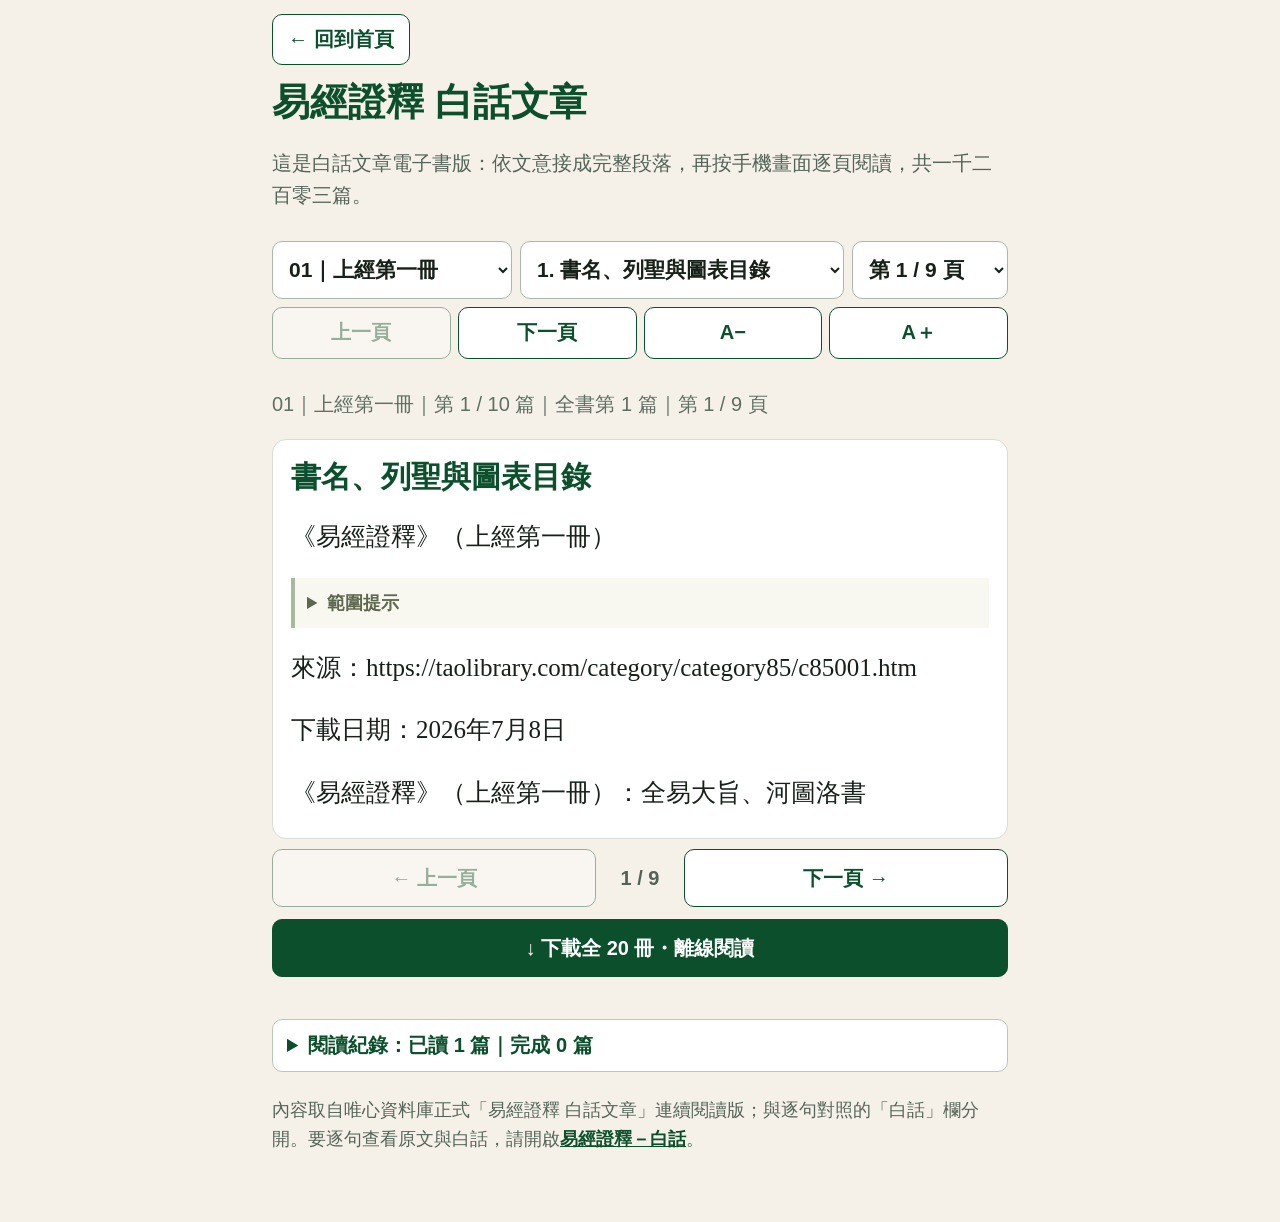
<file: zhengshi-articles/index.html>
<!doctype html>
<html lang="zh-Hant">
<head>
  <meta charset="utf-8">
  <meta name="viewport" content="width=device-width, initial-scale=1, viewport-fit=cover">
  <meta http-equiv="Cache-Control" content="no-cache, no-store, must-revalidate">
  <meta name="theme-color" content="#0b4f2c">
  <title>易經證釋 白話文章</title>
  <style>
    :root { --ink:#172019; --green:#0b4f2c; --cream:#f5f1e8; --paper:#fff; --size:1.25rem; font-size:20px; }
    * { box-sizing:border-box; }
    html { scroll-behavior:smooth; }
    body { margin:0; overflow-x:hidden; background:var(--cream); color:var(--ink); font-family:-apple-system,BlinkMacSystemFont,"PingFang TC","Noto Sans TC",sans-serif; }
    button,select { font:inherit; }
    .shell { max-width:760px; margin:auto; padding:max(14px,env(safe-area-inset-top)) 12px calc(50px + env(safe-area-inset-bottom)); }
    .home { display:inline-block; padding:11px 15px; border:1px solid var(--green); border-radius:10px; color:var(--green); background:white; font-weight:800; text-decoration:none; }
    h1 { margin:14px 0 8px; color:var(--green); font-size:1.9rem; line-height:1.25; }
    .intro,.source { color:#546458; font-size:1rem; line-height:1.6; }
    .reader-settings { margin-top:8px; }
    .reader-settings > summary { display:none; padding:12px 14px; border:1px solid var(--green); border-radius:10px; background:white; color:var(--green); cursor:pointer; font-weight:800; }
    .toolbar { position:sticky; top:0; z-index:3; display:grid; gap:8px; padding:10px 0; background:var(--cream); }
    .selectors { display:grid; grid-template-columns:1fr 1.35fr .65fr; min-width:0; gap:8px; }
    select { min-width:0; flex:1; height:58px; padding:0 12px; border:1px solid #a8b9ab; border-radius:10px; background:white; color:var(--ink); font-size:1.05rem; font-weight:750; }
    .actions { display:grid; grid-template-columns:repeat(4,minmax(0,1fr)); gap:7px; }
    button,.compare { min-height:52px; padding:9px 6px; border:1px solid var(--green); border-radius:10px; background:white; color:var(--green); font-size:1rem; font-weight:800; }
    button:disabled { opacity:.4; }
    .compare { display:grid; place-items:center; text-decoration:none; }
    .status { min-height:1.5em; color:#5f6f63; font-size:1rem; line-height:1.5; }
    .history-panel { margin:8px 0 12px; border:1px solid #b9c8bb; border-radius:10px; background:#fff; }
    .history-panel summary { padding:12px 14px; color:var(--green); cursor:pointer; font-weight:800; }
    .history-list { display:grid; gap:7px; padding:0 10px 10px; }
    .history-item { min-height:44px; padding:8px 10px; text-align:left; font-size:.88rem; line-height:1.4; }
    article { height:auto; min-height:0; max-height:none; margin-top:12px; padding:0; overflow:visible; border:1px solid #d5dfd5; border-radius:14px; background:var(--paper); }
    .book-pages { width:100%; min-height:0; padding-top:16px; padding-bottom:4px; }
    .book-pages > * { margin-left:18px; margin-right:18px; }
    article h2 { margin-top:0; margin-bottom:18px; color:var(--green); font-size:1.5rem; line-height:1.4; }
    article h3 { margin-top:1.3em; margin-bottom:.7em; color:#526b57; font-size:1.05rem; line-height:1.5; }
    .paragraph { margin-top:0; margin-bottom:.8em; font-family:"PMingLiU","Noto Serif TC",serif; font-size:var(--size); line-height:1.7; overflow-wrap:anywhere; }
    .note { margin-top:.5em; margin-bottom:1em; padding:10px 12px; border-left:4px solid #a9b99d; background:#f8f8f1; color:#5d674d; font-size:.92rem; line-height:1.65; overflow-wrap:anywhere; }
    .note summary { cursor:pointer; font-weight:800; }
    .figure-symbol { display:inline-block; height:auto; fill:currentColor; vertical-align:middle; margin:0 .08em; overflow:visible; }
    .hexagram-name { white-space:nowrap; }
    .hexagram-glyph { display:inline-block; margin-left:.16em; color:#9a6b18; font-family:"Segoe UI Symbol","Apple Symbols","Noto Sans Symbols 2","Arial Unicode MS",sans-serif; font-size:1.15em; font-style:normal; font-weight:400; line-height:1; vertical-align:-.07em; }
    .source-figure { width:1.25em; height:1.25em; object-fit:contain; vertical-align:-.2em; margin:0 .06em; }
    .figure-unresolved { color:#775d32; font-size:.8em; }
    .source { margin-top:24px; font-size:.9rem; }
    .source a { color:var(--green); font-weight:800; }
    .page-navigation { display:grid; grid-template-columns:1fr auto 1fr; align-items:center; gap:8px; margin-top:10px; }
    .page-navigation button { min-height:58px; }
    .page-indicator { min-width:72px; color:#526357; text-align:center; font-weight:800; }
    .offline-box { margin:12px 0; }
    .offline-download { width:100%; min-height:58px; background:var(--green); color:#fff; }
    .offline-download:disabled { opacity:.68; }
    .offline-status { min-height:1.4em; margin:6px 4px 0; color:#526357; font-size:.86rem; line-height:1.45; }
    @media(max-width:600px) {
      .shell { padding-left:10px; padding-right:10px; }
      header { display:grid; grid-template-columns:auto 1fr; align-items:center; gap:10px; }
      .home { padding:9px 11px; font-size:.88rem; }
      h1 { margin:0; font-size:1.32rem; }
      .intro { display:none; }
      .reader-settings > summary { display:block; }
      .toolbar { position:static; }
      .selectors { grid-template-columns:1fr; }
      .actions { grid-template-columns:repeat(2,minmax(0,1fr)); }
      .status { margin:8px 2px; font-size:.84rem; }
      .page-navigation { position:sticky; bottom:0; z-index:4; margin-top:8px; padding:7px 0 calc(7px + env(safe-area-inset-bottom)); background:var(--cream); }
      .history-panel { margin-top:12px; }
      .source { display:none; }
    }
  </style>
</head>
<body>
  <main class="shell">
    <header>
      <a class="home" href="../">← 回到首頁</a>
      <h1>易經證釋 白話文章</h1>
      <p class="intro">這是白話文章電子書版：依文意接成完整段落，再按手機畫面逐頁閱讀，共一千二百零三篇。</p>
    </header>
    <details id="reader-settings" class="reader-settings">
      <summary>選擇冊別、文章、頁碼與字級</summary>
      <nav class="toolbar" aria-label="閱讀工具">
        <div class="selectors"><select id="volume" aria-label="選擇冊別"></select><select id="chapter" aria-label="選擇文章"></select><select id="page" aria-label="選擇頁碼"></select></div>
        <div class="actions">
          <button id="previous" type="button">上一頁</button><button id="next" type="button">下一頁</button>
          <button id="decrease" type="button" aria-label="縮小文字">A−</button><button id="increase" type="button" aria-label="放大文字">A＋</button>
        </div>
      </nav>
    </details>
    <p id="status" class="status" role="status"></p>
    <article id="content" aria-live="polite"><div id="pages" class="book-pages"></div></article>
    <nav class="page-navigation" aria-label="翻頁">
      <button id="bottom-previous" type="button">← 上一頁</button><span id="page-indicator" class="page-indicator">1 / 1</span><button id="bottom-next" type="button">下一頁 →</button>
    </nav>
    <section class="offline-box" aria-label="離線閱讀">
      <button id="offline-download" class="offline-download" type="button">↓ 下載全 20 冊・離線閱讀</button>
      <p id="offline-status" class="offline-status" role="status" aria-live="polite"></p>
    </section>
    <details id="history-panel" class="history-panel"><summary id="history-summary">閱讀紀錄</summary><div id="history-list" class="history-list"></div></details>
    <p class="source">內容取自唯心資料庫正式「易經證釋 白話文章」連續閱讀版；與逐句對照的「白話」欄分開。要逐句查看原文與白話，請開啟<a href="../zhengshi/">易經證釋－白話</a>。</p>
  </main>
  <script src="reader.js?v=ebook-5"></script>
</body>
</html>
</file>
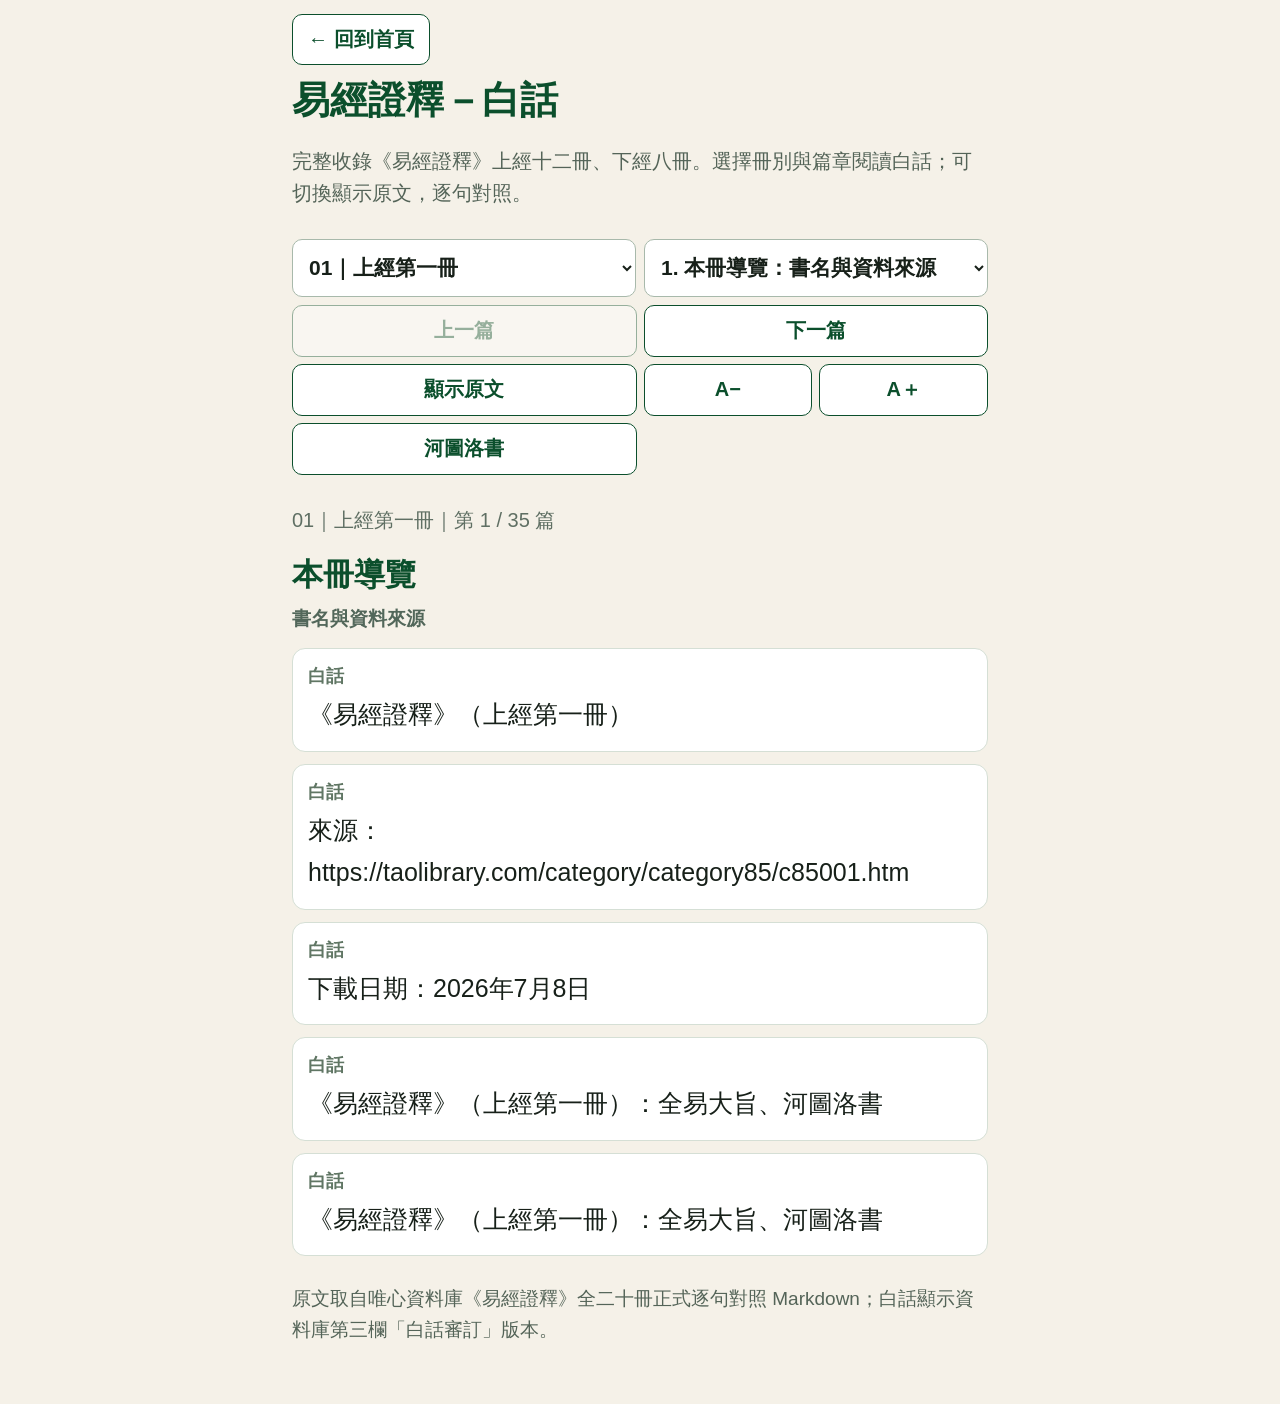
<file: zhengshi/index.html>
<!doctype html>
<html lang="zh-Hant">
<head>
  <meta charset="utf-8">
  <meta name="viewport" content="width=device-width, initial-scale=1, viewport-fit=cover">
  <meta name="theme-color" content="#0b4f2c">
  <title>易經證釋－白話</title>
  <style>
    :root { --ink: #172019; --green: #0b4f2c; --cream: #f5f1e8; --size: 1.25rem; font-size: 20px; }
    * { box-sizing: border-box; }
    html { scroll-behavior: smooth; }
    body { margin: 0; background: var(--cream); color: var(--ink); font-family: -apple-system, BlinkMacSystemFont, "PingFang TC", "Noto Sans TC", sans-serif; }
    button, select { font: inherit; }
    .shell { max-width: 720px; margin: auto; padding: max(14px, env(safe-area-inset-top)) 12px calc(40px + env(safe-area-inset-bottom)); }
    header { margin-bottom: 18px; }
    h1 { margin: 12px 0 8px; color: var(--green); font-size: 1.9rem; line-height: 1.25; }
    .intro, .source { color: #546458; font-size: 1rem; line-height: 1.6; }
    .home { display: inline-block; padding: 11px 15px; border: 1px solid var(--green); border-radius: 10px; color: var(--green); background: white; font-size: 1rem; font-weight: 800; text-decoration: none; }
    .toolbar { position: sticky; top: 0; z-index: 2; display: grid; grid-template-columns: minmax(0, 1fr); min-width: 0; width: 100%; gap: 8px; padding: 10px 0; background: var(--cream); }
    .selectors { display: flex; min-width: 0; gap: 8px; }
    select { min-width: 0; flex: 1; height: 58px; padding: 0 12px; border: 1px solid #a8b9ab; border-radius: 10px; background: white; color: var(--ink); font-size: 1.05rem; font-weight: 750; }
    button { min-height: 52px; padding: 9px 12px; border: 1px solid var(--green); border-radius: 10px; background: white; color: var(--green); font-size: 1rem; font-weight: 800; }
    button:disabled { opacity: .4; }
    .actions { display: grid; grid-template-columns: repeat(4, minmax(0, 1fr)); min-width: 0; gap: 7px; }
    .actions button { min-width: 0; padding: 8px 3px; }
    .chart-button { grid-column: span 2; }
    #previous, #next, #toggle { grid-column: span 2; }
    .status { min-height: 1.5em; color: #5f6f63; font-size: 1rem; line-height: 1.5; }
    h2 { margin: 20px 0 14px; color: var(--green); font-size: 1.55rem; line-height: 1.3; }
    .chapter-subtitle { margin: -4px 0 16px; color: #52675a; font-size: .95rem; font-weight: 750; line-height: 1.45; }
    h3 { margin: 22px 0 10px; color: #344c38; font-size: 1.2rem; }
    .pair { margin: 0 0 12px; padding: 15px; border: 1px solid #d5dfd5; border-radius: 13px; background: #fff; }
    .pair p { margin: 0; font-size: var(--size); line-height: 1.7; overflow-wrap: anywhere; white-space: pre-wrap; }
    .figure-symbol { display: inline-block; max-width: 100%; height: auto; fill: currentColor; vertical-align: middle; margin: 0 .08em; overflow: visible; }
    .figure-unresolved { color: #775d32; font-size: .8em; }
    .figure-supplement { display: flex; align-items: center; flex-wrap: wrap; gap: .2em; margin-top: .45em; font-size: var(--size); }
    .figure-supplement-label { color: #607664; font-size: .75em; font-weight: 800; }
    .pair .original { margin-bottom: 10px; padding-bottom: 9px; border-bottom: 1px solid #e3eae3; color: #57665a; }
    .pair .label { display: block; margin-bottom: 5px; color: #607664; font-size: .9rem; font-weight: 800; }
    body.plain-only .original { display: none; }
    .note { margin: 12px 0; font-size: 1rem; line-height: 1.65; overflow-wrap: anywhere; }
    .source { margin-top: 28px; font-size: .95rem; }
    dialog.chart-dialog { width: min(680px, calc(100% - 20px)); max-height: calc(100% - 28px); padding: 0; border: 0; border-radius: 16px; background: var(--cream); color: var(--ink); box-shadow: 0 16px 50px #17201955; }
    dialog.chart-dialog::backdrop { background: #17201999; }
    .chart-panel { padding: 18px 16px 16px; }
    .chart-header { display: flex; align-items: center; justify-content: space-between; gap: 12px; margin-bottom: 8px; }
    .chart-header h2 { margin: 0; font-size: 1.35rem; }
    .chart-close { min-height: 42px; padding: 6px 12px; }
    .chart-intro { margin: 0 0 14px; color: #52675a; font-size: .9rem; line-height: 1.55; }
    .chart-pair { display: grid; grid-template-columns: repeat(2, minmax(0, 1fr)); gap: 12px; }
    .chart-card { padding: 10px; border: 1px solid #cbd8cb; border-radius: 12px; background: #fff; }
    .chart-card h3 { margin: 0 0 8px; text-align: center; font-size: 1rem; }
    .chart-grid { display: grid; grid-template-columns: repeat(3, 1fr); aspect-ratio: 1; border: 1px solid #9aaf9d; }
    .chart-cell { display: grid; place-items: center; border: 1px solid #d0dbd0; color: #0b4f2c; font-family: serif; font-size: clamp(1.1rem, 7vw, 2rem); font-weight: 800; text-align: center; }
    .chart-note { margin: 12px 2px 0; color: #52675a; font-size: .8rem; line-height: 1.5; }
    @media (max-width: 430px) { .chart-pair { grid-template-columns: 1fr; } }
    @media (max-width: 390px) { .shell { padding-left: 10px; padding-right: 10px; } .selectors { flex-direction: column; } }
  </style>
</head>
<body class="plain-only">
  <main class="shell">
    <header>
      <a class="home" href="../">← 回到首頁</a>
      <h1>易經證釋－白話</h1>
      <p class="intro">完整收錄《易經證釋》上經十二冊、下經八冊。選擇冊別與篇章閱讀白話；可切換顯示原文，逐句對照。</p>
    </header>
    <nav class="toolbar" aria-label="閱讀工具">
      <div class="selectors"><select id="volume" aria-label="選擇冊別"></select><select id="chapter" aria-label="選擇篇章"></select></div>
      <div class="actions"><button id="previous" type="button">上一篇</button><button id="next" type="button">下一篇</button><button id="toggle" type="button" aria-pressed="false">顯示原文</button><button id="decrease" type="button" aria-label="縮小文字">A−</button><button id="increase" type="button" aria-label="放大文字">A＋</button><button id="chart-button" class="chart-button" type="button">河圖洛書</button></div>
    </nav>
    <p id="status" class="status" role="status"></p>
    <article id="content" aria-live="polite"></article>
    <p class="source">原文取自唯心資料庫《易經證釋》全二十冊正式逐句對照 Markdown；白話顯示資料庫第三欄「白話審訂」版本。</p>
  </main>
  <dialog id="chart-dialog" class="chart-dialog" aria-labelledby="chart-title">
    <div class="chart-panel">
      <div class="chart-header"><h2 id="chart-title">河圖洛書合圖</h2><button id="chart-close" class="chart-close" type="button">關閉</button></div>
      <p class="chart-intro">河圖以五方生成數為體，洛書以九宮變化為用；以下並列兩圖，方便閱讀《易經證釋》中的相關說明。</p>
      <div class="chart-pair"><section class="chart-card" aria-label="河圖"><h3>河圖（五方）</h3><div class="chart-grid"><span class="chart-cell">7<br>2</span><span class="chart-cell">9<br>4</span><span class="chart-cell">5</span><span class="chart-cell">3<br>8</span><span class="chart-cell">5<br>10</span><span class="chart-cell">1<br>6</span><span class="chart-cell">木</span><span class="chart-cell">土</span><span class="chart-cell">金</span></div></section><section class="chart-card" aria-label="洛書"><h3>洛書（九宮）</h3><div class="chart-grid"><span class="chart-cell">4</span><span class="chart-cell">9</span><span class="chart-cell">2</span><span class="chart-cell">3</span><span class="chart-cell">5</span><span class="chart-cell">7</span><span class="chart-cell">8</span><span class="chart-cell">1</span><span class="chart-cell">6</span></div></section></div>
      <p class="chart-note">洛書九宮每一列、行、對角線合計皆為十五；河圖格內數字為傳統五方配置，圖中文字作為閱讀提示。</p>
    </div>
  </dialog>
  <script src="reader.js?v=complete-20"></script>
</body>
</html>
</file>
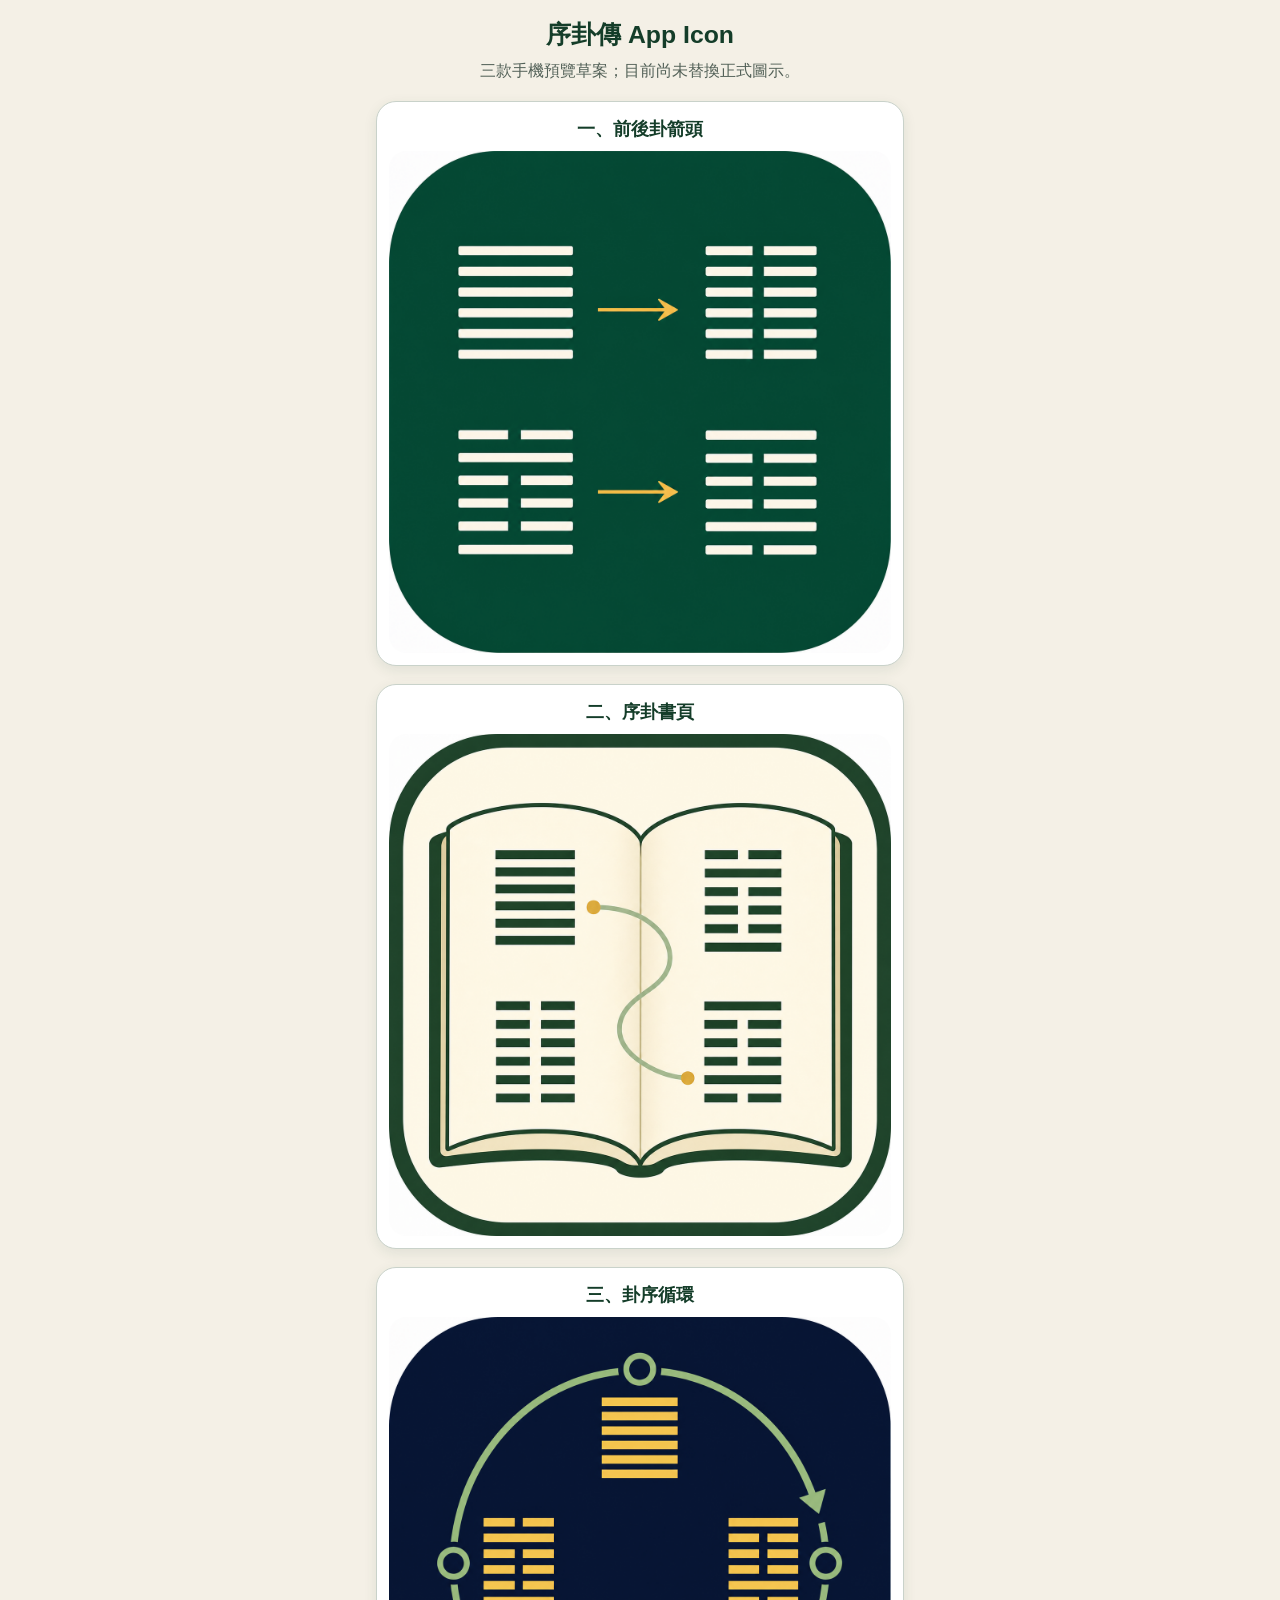
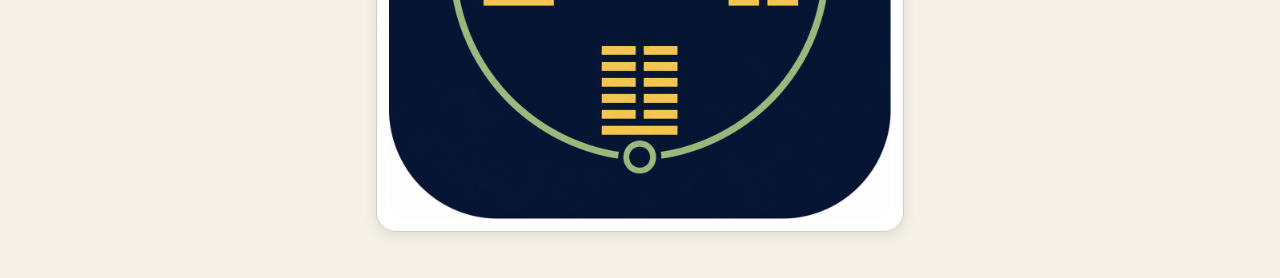
<file: icon-preview.html>
<!doctype html>
<html lang="zh-Hant">
<head>
  <meta charset="utf-8">
  <meta name="viewport" content="width=device-width, initial-scale=1, viewport-fit=cover">
  <title>序卦傳 App Icon 預覽</title>
  <style>
    :root { color-scheme: light; font-family: -apple-system, BlinkMacSystemFont, "PingFang TC", sans-serif; }
    * { box-sizing: border-box; }
    body { margin: 0; background: #f4f0e6; color: #143d29; }
    main { width: min(100%, 560px); margin: auto; padding: calc(18px + env(safe-area-inset-top)) 16px calc(28px + env(safe-area-inset-bottom)); }
    h1 { margin: 0 0 8px; font-size: 1.55rem; text-align: center; }
    p { margin: 0 0 18px; color: #536158; text-align: center; line-height: 1.5; }
    article { margin: 0 0 18px; padding: 12px; border: 1px solid #c9d2ca; border-radius: 20px; background: #fff; box-shadow: 0 4px 14px rgb(24 70 44 / 9%); }
    h2 { margin: 2px 0 10px; font-size: 1.15rem; text-align: center; }
    img { display: block; width: 100%; height: auto; border-radius: 18px; }
  </style>
</head>
<body>
  <main>
    <h1>序卦傳 App Icon</h1>
    <p>三款手機預覽草案；目前尚未替換正式圖示。</p>
    <article><h2>一、前後卦箭頭</h2><img src="icon-preview-assets/sequence-arrows.png" alt="深綠底前後卦箭頭設計"></article>
    <article><h2>二、序卦書頁</h2><img src="icon-preview-assets/sequence-book.png" alt="米白底序卦書頁設計"></article>
    <article><h2>三、卦序循環</h2><img src="icon-preview-assets/sequence-cycle.png" alt="深藍底卦序循環設計"></article>
  </main>
</body>
</html>
</file>
<file: offline.css>
.offline-panel { margin: 12px 0; border: 1px solid #a8b9ab; border-radius: 12px; background: #fff; overflow-wrap: anywhere; }
.offline-panel summary { padding: 14px 12px; color: #0b4f2c; font-weight: 800; cursor: pointer; }
.offline-content { padding: 0 12px 12px; font-size: 1rem; line-height: 1.6; }
.offline-content p { margin: 10px 0; }
.offline-content button { width: 100%; min-height: 48px; white-space: normal; }
.offline-content button:disabled { opacity: .6; }
.offline-content progress { width: 100%; margin-top: 12px; accent-color: #0b4f2c; }
.offline-hint { color: #526056; font-size: .9rem; }
</file>
